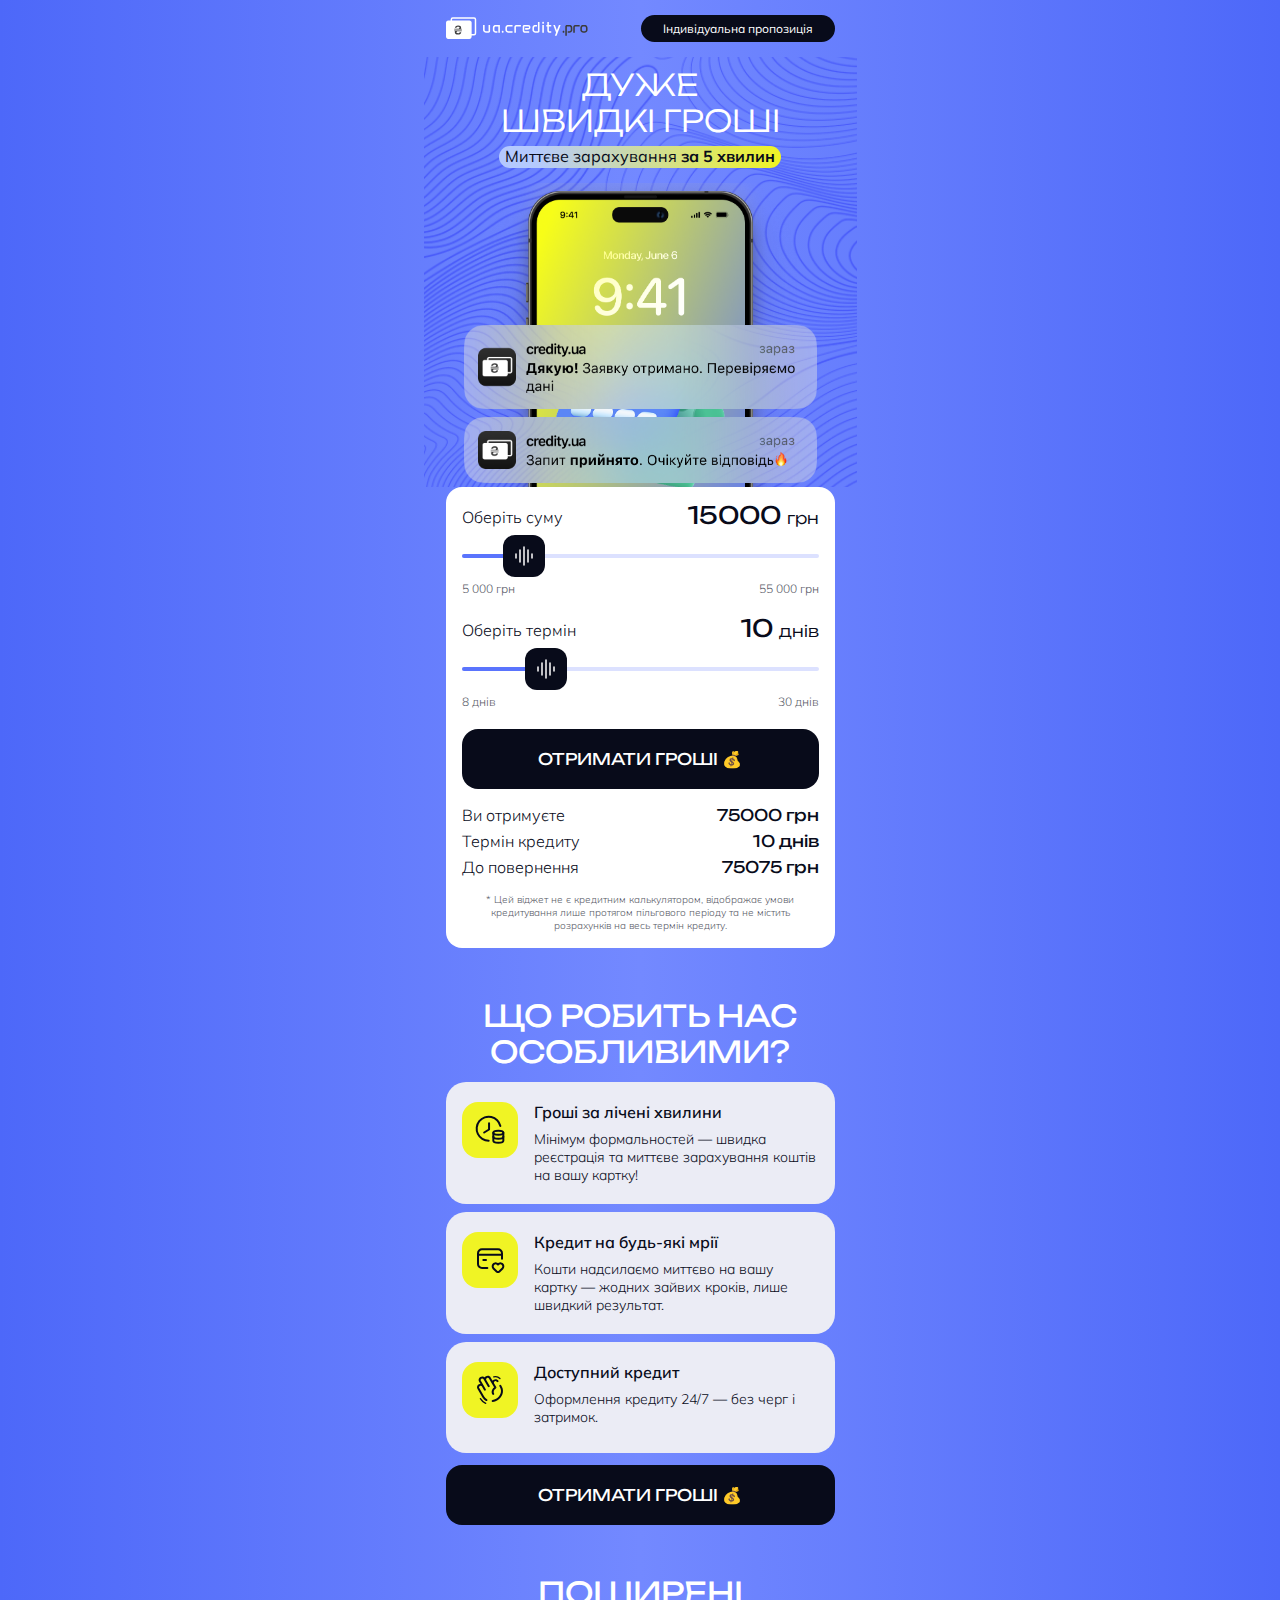
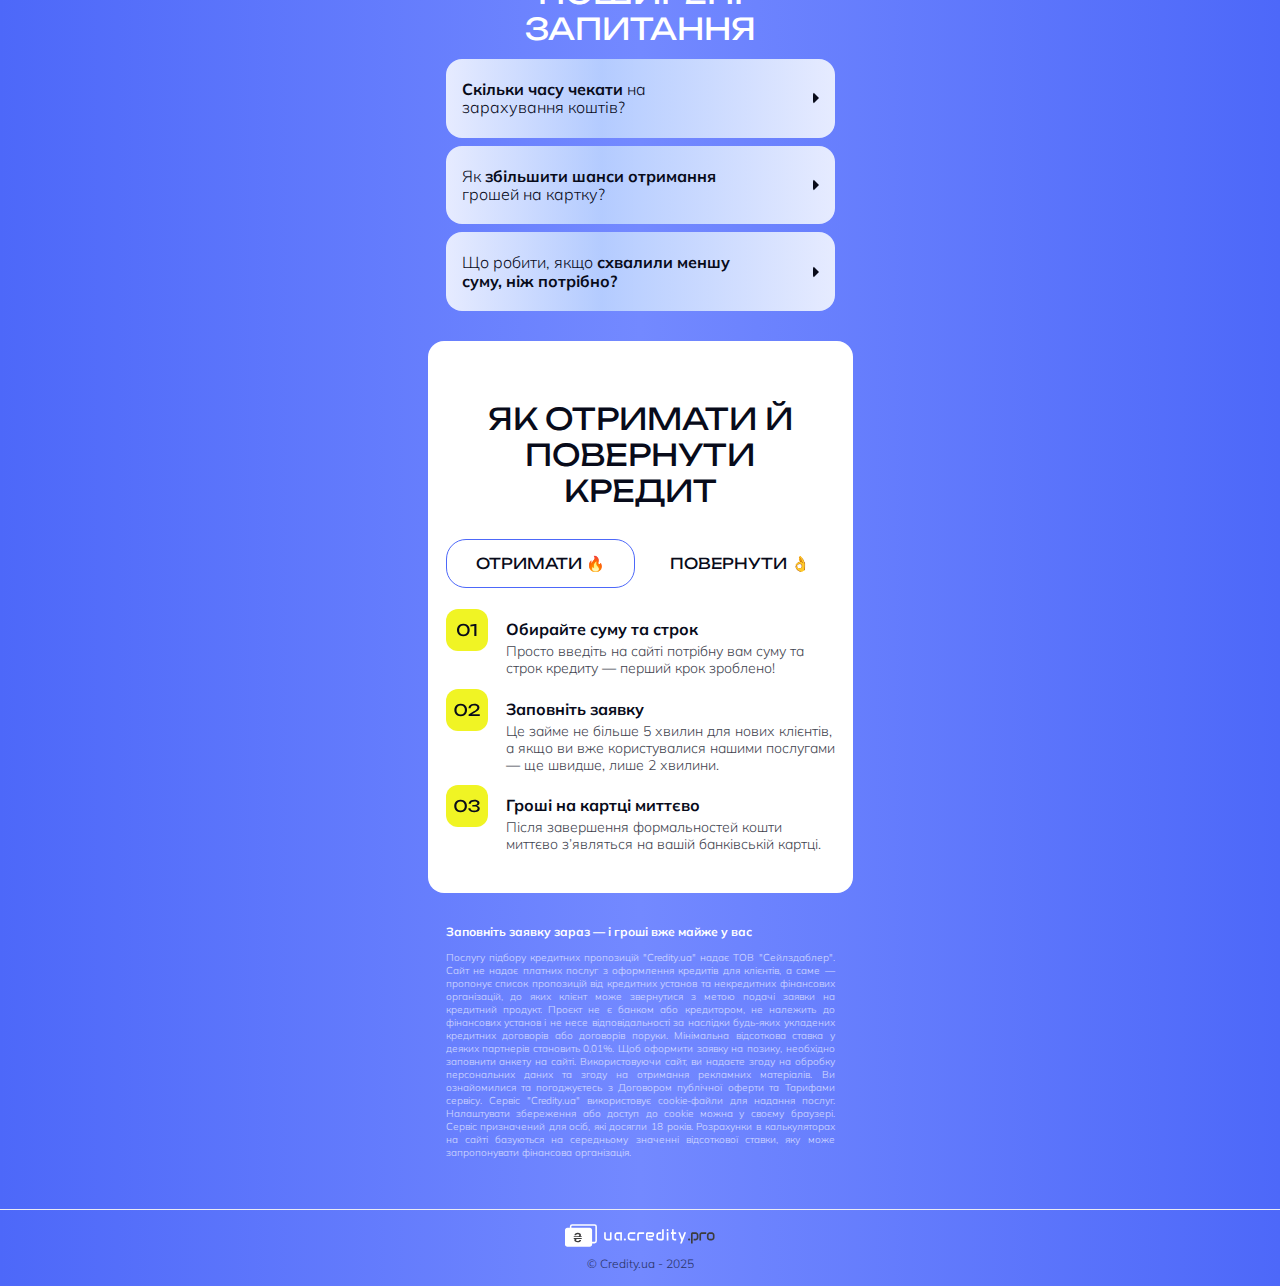
<file: index.html>
<!DOCTYPE html>
<html lang="ru">
    <head>
        <meta charset="utf-8" />
        <meta http-equiv="X-UA-Compatible" content="IE=Edge" />
        <meta
            name="viewport"
            content="width=device-width, initial-scale=1, user-scalable=no"
        />
        <meta name="theme-color" content="#fff" />
        <meta name="format-detection" content="telephone=no" />
        <meta
            name="facebook-domain-verification"
            content="5yalgfhyf7tgmu1xng1u3nuhh8bghh"
        />
        <link rel="shortcut icon" href="images/favicon.png" />

        <title>Credity — онлайн кредит на картку</title>
        <link rel="stylesheet" media="all" href="css/main.css" />
        <link rel="stylesheet" media="all" href="css/g.css" />
        <link rel="stylesheet" media="all" href="css/ion.rangeSlider.css" />
        <link rel="stylesheet" type="text/css" href="css/slick.min.css" />

        <script src="js/jquery-3.5.1.min.js"></script>
        <script src="js/ion.rangeSlider.js"></script>
        <script src="js/jquery.mask.js"></script>
        <script src="js/slick.min.js"></script>
        <script src="js/tracker.js"></script>
        <script src="js/offers.js"></script>

        <!-- TikTok Pixel Code Start -->
        <script>
            !(function (w, d, t) {
                w.TiktokAnalyticsObject = t;
                var ttq = (w[t] = w[t] || []);
                (ttq.methods = [
                    "page",
                    "track",
                    "identify",
                    "instances",
                    "debug",
                    "on",
                    "off",
                    "once",
                    "ready",
                    "alias",
                    "group",
                    "enableCookie",
                    "disableCookie",
                    "holdConsent",
                    "revokeConsent",
                    "grantConsent",
                ]),
                    (ttq.setAndDefer = function (t, e) {
                        t[e] = function () {
                            t.push(
                                [e].concat(
                                    Array.prototype.slice.call(arguments, 0)
                                )
                            );
                        };
                    });
                for (var i = 0; i < ttq.methods.length; i++)
                    ttq.setAndDefer(ttq, ttq.methods[i]);
                (ttq.instance = function (t) {
                    for (
                        var e = ttq._i[t] || [], n = 0;
                        n < ttq.methods.length;
                        n++
                    )
                        ttq.setAndDefer(e, ttq.methods[n]);
                    return e;
                }),
                    (ttq.load = function (e, n) {
                        var r =
                                "https://analytics.tiktok.com/i18n/pixel/events.js",
                            o = n && n.partner;
                        (ttq._i = ttq._i || {}),
                            (ttq._i[e] = []),
                            (ttq._i[e]._u = r),
                            (ttq._t = ttq._t || {}),
                            (ttq._t[e] = +new Date()),
                            (ttq._o = ttq._o || {}),
                            (ttq._o[e] = n || {});
                        n = document.createElement("script");
                        (n.type = "text/javascript"),
                            (n.async = !0),
                            (n.src = r + "?sdkid=" + e + "&lib=" + t);
                        e = document.getElementsByTagName("script")[0];
                        e.parentNode.insertBefore(n, e);
                    });

                ttq.load("D090DIBC77UD5RFHIGN0");
                ttq.page();
            })(window, document, "ttq");
        </script>
        <!-- TikTok Pixel Code End -->
    </head>
    <body>
        <!-- HEADER :: START-->
        <header class="header" id="siteHeader">
            <div class="container">
                <div class="header_wrapper inner-cont">
                    <div class="header_logo">
                        <a
                            style="
                                font-weight: 600;
                                text-decoration: none;
                                color: #fff;
                                font-size: 24px;
                            "
                            href=""
                        >
                            <img src="images/logo.svg" alt="" />
                        </a>
                    </div>
                    <div class="header-button">
                        <button class="first">Індивідуальна пропозиція</button>
                    </div>
                </div>
            </div>
        </header>
        <div class="main" id="mainContent">
            <div id="fp-field" style="display: none"></div>
            <div class="first_page step-page" data-step="1">
                <div class="container">
                    <div class="inner_wrapper inner-cont">
                        <div class="intro">
                            <div class="intro-head">
                                <div class="intro-title">
                                    <div class="main_title">
                                        Дуже <br />швидкі гроші
                                    </div>
                                    <div class="main_subtitle">
                                        Миттєве зарахування
                                        <span>за 5 хвилин</span>
                                    </div>
                                </div>
                                <div class="intro-banner">
                                    <img
                                        class="banner-img"
                                        src="images/banner.png"
                                        alt=""
                                    />
                                </div>
                            </div>
                            <div class="intro-bottom">
                                <div class="slider_wrapper">
                                    <div class="slider-items">
                                        <div class="slider-item summ">
                                            <div class="title money-title">
                                                <span>Оберіть суму</span>
                                                <div class="money-current">
                                                    15000 <span> грн</span>
                                                </div>
                                            </div>
                                            <input
                                                type="text"
                                                id="summ_slider"
                                            />
                                            <div class="labels">
                                                <div class="left-label">
                                                    <span>5 000</span> грн
                                                </div>
                                                <div class="right-label">
                                                    <span>55 000</span> грн
                                                </div>
                                            </div>
                                        </div>
                                        <div class="slider-item days">
                                            <div class="title days-title">
                                                <span>Оберіть термін</span>
                                                <span class="days-current"
                                                    >10 <span> днів</span></span
                                                >
                                            </div>
                                            <input
                                                type="text"
                                                id="days_slider"
                                            />
                                            <div class="labels">
                                                <div class="left-label">
                                                    <span>8</span> днів
                                                </div>
                                                <div class="right-label">
                                                    <span>30</span> днів
                                                </div>
                                            </div>
                                        </div>
                                    </div>
                                    <div class="general_button_wrapper">
                                        <div class="button">
                                            <button class="first button-main">
                                                Отримати гроші 💰
                                            </button>
                                        </div>
                                    </div>
                                    <div class="informations">
                                        <div class="information take">
                                            <div class="title">
                                                Ви отримуєте
                                            </div>
                                            <div class="money">
                                                <span>75000</span> грн
                                            </div>
                                        </div>
                                        <div class="information term">
                                            <div class="title">
                                                Термін кредиту
                                            </div>
                                            <div class="money">
                                                <span>10</span> днів
                                            </div>
                                        </div>
                                        <!-- <div class="information percent">
                                        <div class="title">Відсотки</div>
                                        <div class="money">
                                            <span>50</span> грн
                                        </div>
                                    </div> -->
                                        <div class="information give">
                                            <div class="title">
                                                До повернення
                                            </div>
                                            <div class="money-wrap">
                                                <!-- <div class="money money-sale">
                                                <span>4500</span>
                                            </div> -->
                                                <div class="money money-back">
                                                    <span>75075</span> грн
                                                </div>
                                            </div>
                                        </div>
                                    </div>
                                    <div class="calc-info-text">
                                        * Цей віджет не є кредитним
                                        калькулятором, відображає умови
                                        кредитування лише протягом пільгового
                                        періоду та не містить розрахунків на
                                        весь термін кредиту.
                                    </div>
                                </div>
                            </div>
                        </div>
                        <!-- Feautres -->
                        <div class="features">
                            <div class="section-title">
                                <h1>Що робить нас особливими?</h1>
                            </div>
                            <div class="features-wrap">
                                <img src="images/ico-1.svg" alt="" />
                                <div class="features-text">
                                    <div class="title">
                                        Гроші за лічені хвилини
                                    </div>
                                    <p>
                                        Мінімум формальностей — швидка
                                        реєстрація та миттєве зарахування коштів
                                        на вашу картку!
                                    </p>
                                </div>
                            </div>
                            <div class="features-wrap">
                                <img src="images/ico-2.svg" alt="" />
                                <div class="features-text">
                                    <div class="title">
                                        Кредит на будь-які мрії
                                    </div>
                                    <p>
                                        Кошти надсилаємо миттєво на вашу картку
                                        — жодних зайвих кроків, лише швидкий
                                        результат.
                                    </p>
                                </div>
                            </div>
                            <div class="features-wrap">
                                <img src="images/ico-3.svg" alt="" />
                                <div class="features-text">
                                    <div class="title">Доступний кредит</div>
                                    <p>
                                        Оформлення кредиту 24/7 — без черг і
                                        затримок.
                                    </p>
                                </div>
                            </div>
                            <div class="buttonWrapper">
                                <div class="button">
                                    <button class="first button-main">
                                        Отримати гроші 💰
                                    </button>
                                </div>
                            </div>
                        </div>
                        <!-- Question -->
                        <div class="questions">
                            <div class="section-title">
                                <h1>Поширені запитання</h1>
                            </div>
                            <div class="accordion">
                                <div class="accordion-item">
                                    <div class="accordion-header">
                                        <div class="accordion-title">
                                            <span>Скільки часу чекати</span>
                                            на зарахування коштів?
                                        </div>
                                        <div class="arrow-accord"></div>
                                    </div>
                                    <div class="accordion-content">
                                        <p>
                                            Гроші на вашу картку надійдуть
                                            миттєво після того, як заявку буде
                                            схвалено та підписано договір.
                                        </p>
                                    </div>
                                </div>
                                <div class="accordion-item">
                                    <div class="accordion-header">
                                        <div class="accordion-title">
                                            Як
                                            <span
                                                >збільшити шанси отримання</span
                                            >
                                            грошей на картку?
                                        </div>
                                        <div class="arrow-accord"></div>
                                    </div>
                                    <div class="accordion-content">
                                        <p>
                                            Подавайте заявку без використання
                                            VPN, з номера, якому більше трьох
                                            місяців, і вказуйте тільки правдиву
                                            інформацію про себе.
                                        </p>
                                    </div>
                                </div>
                                <div class="accordion-item">
                                    <div class="accordion-header">
                                        <div class="accordion-title">
                                            Що робити, якщо
                                            <span
                                                >схвалили меншу суму, ніж
                                                потрібно?</span
                                            >
                                        </div>
                                        <div class="arrow-accord"></div>
                                    </div>
                                    <div class="accordion-content">
                                        <p>
                                            Якщо вам схвалили менший кредит, ніж
                                            ви очікували — отримаєте погоджену
                                            суму, а потім подайте додаткові
                                            заявки на нашому сайті до інших
                                            компаній на менші суми, щоб отримати
                                            кілька кредитів одночасно під 0%.
                                        </p>
                                    </div>
                                </div>
                            </div>
                        </div>
                        <!-- Tabs -->
                        <div class="howto">
                            <div class="section-title">
                                <h1>Як отримати й повернути кредит</h1>
                            </div>
                            <div class="tabs-buttons">
                                <div class="tab-button active" data-tab="1">
                                    <span>Отримати 🔥</span>
                                </div>
                                <div class="tab-button" data-tab="2">
                                    <span>Повернути 👌</span>
                                </div>
                            </div>
                            <div class="tabs-content">
                                <div class="tab-item active" data-tab="1">
                                    <div class="tab-item-wrap">
                                        <div class="howto-img">
                                            <img
                                                src="images/howto-1.svg"
                                                alt=""
                                            />
                                        </div>
                                        <div class="howto-group">
                                            <div class="h4">
                                                Обирайте суму та строк
                                            </div>
                                            <p>
                                                Просто введіть на сайті потрібну
                                                вам суму та строк кредиту —
                                                перший крок зроблено!
                                            </p>
                                        </div>
                                    </div>
                                    <div class="tab-item-wrap">
                                        <div class="howto-img">
                                            <img
                                                src="images/howto-2.svg"
                                                alt=""
                                            />
                                        </div>
                                        <div class="howto-group">
                                            <div class="h4">
                                                Заповніть заявку
                                            </div>
                                            <p>
                                                Це займе не більше 5 хвилин для
                                                нових клієнтів, а якщо ви вже
                                                користувалися нашими послугами —
                                                ще швидше, лише 2 хвилини.
                                            </p>
                                        </div>
                                    </div>
                                    <div class="tab-item-wrap">
                                        <div class="howto-img">
                                            <img
                                                src="images/howto-3.svg"
                                                alt=""
                                            />
                                        </div>
                                        <div class="howto-group">
                                            <div class="h4">
                                                Гроші на картці миттєво
                                            </div>
                                            <p>
                                                Після завершення формальностей
                                                кошти миттєво з’являться на
                                                вашій банківській картці.
                                            </p>
                                        </div>
                                    </div>
                                </div>
                                <div class="tab-item" data-tab="2">
                                    <div class="tab-item-wrap">
                                        <div class="howto-img">
                                            <img
                                                src="images/howto-1.svg"
                                                alt=""
                                            />
                                        </div>
                                        <div class="howto-group">
                                            <div class="h4">
                                                У особистому кабінеті
                                            </div>
                                            <p>
                                                Погасіть кредит за допомогою
                                                банківської картки у вашому
                                                особистому кабінеті на нашому
                                                сайті.
                                            </p>
                                        </div>
                                    </div>
                                    <div class="tab-item-wrap">
                                        <div class="howto-img">
                                            <img
                                                src="images/howto-2.svg"
                                                alt=""
                                            />
                                        </div>
                                        <div class="howto-group">
                                            <div class="h4">Через термінал</div>
                                            <p>
                                                Здійсніть платіж через будь-який
                                                термінал.
                                            </p>
                                        </div>
                                    </div>
                                    <div class="tab-item-wrap">
                                        <div class="howto-img">
                                            <img
                                                src="images/howto-3.svg"
                                                alt=""
                                            />
                                        </div>
                                        <div class="howto-group">
                                            <div class="h4">
                                                У мобільному банку
                                            </div>
                                            <p>
                                                Погасіть кредит онлайн через
                                                мобільний застосунок або
                                                інтернет-банкінг.
                                            </p>
                                        </div>
                                    </div>
                                </div>
                            </div>
                        </div>
                    </div>
                </div>
            </div>

            <div
                class="second_page step-page"
                data-step="2"
                style="display: none"
            >
                <div class="container">
                    <div class="inner_wrapper inner-cont">
                        <div class="title_holder">
                            <div class="main_title">
                                Гроші<br />майже у тебе
                            </div>
                            <div class="main_subtitle">
                                Залиш свій номер телефону
                            </div>
                            <p>та отримай цікаві пропозиції</p>
                        </div>
                        <div class="form_wrapper">
                            <div class="phone-wrapper">
                                <div class="label">
                                    Введіть свій номер телефону<span> *</span>
                                </div>
                                <div class="input-wrapper">
                                    <div class="input-flag">
                                        <img
                                            src="images/phone-flag.svg"
                                            alt=""
                                        />
                                    </div>
                                    <input
                                        name="phone"
                                        type="tel"
                                        id="phone-main"
                                    />
                                    <div
                                        class="phone-error"
                                        id="phoneError"
                                    ></div>
                                </div>
                            </div>
                            <div class="general_button_wrapper">
                                <div class="button">
                                    <button class="second button-main">
                                        ПІДТВЕРДИТИ 💰
                                    </button>
                                </div>
                            </div>
                        </div>
                    </div>
                </div>
            </div>

            <div
                class="third_page step-page"
                data-step="3"
                style="display: none"
            >
                <div class="container">
                    <div class="inner_wrapper inner-cont">
                        <div class="title_holder">
                            <div class="main_title">Найкращі пропозиції</div>
                            <div class="main_subtitle">Спеціально для тебе</div>
                        </div>
                        <div class="offers_wrapper" id="offers_list"></div>
                    </div>
                </div>
            </div>

            <div class="container">
                <div class="inner_wrapper inner-cont">
                    <div class="bottom_text">
                        <h3>Заповніть заявку зараз — і гроші вже майже у вас</h3>
                        <p>
                            Послугу підбору кредитних пропозицій "Credity.ua" надає ТОВ "Сейлздаблер".
                            Сайт не надає платних послуг з оформлення кредитів для клієнтів, а саме — пропонує список
                            пропозицій від кредитних установ та некредитних фінансових організацій, до яких клієнт може
                            звернутися з метою подачі заявки на кредитний продукт. Проєкт не є банком або кредитором,
                            не належить до фінансових установ і не несе відповідальності за наслідки будь-яких укладених
                            кредитних договорів або договорів поруки.
                            Мінімальна відсоткова ставка у деяких партнерів становить 0,01%.
                            Щоб оформити заявку на позику, необхідно заповнити анкету на сайті.
                            Використовуючи сайт, ви надаєте згоду на обробку персональних даних та згоду на отримання рекламних матеріалів.
                            Ви ознайомилися та погоджуєтесь з Договором публічної оферти та Тарифами сервісу.
                            Сервіс "Credity.ua" використовує cookie-файли для надання послуг.
                            Налаштувати збереження або доступ до cookie можна у своєму браузері.
                            Сервіс призначений для осіб, які досягли 18 років.
                            Розрахунки в калькуляторах на сайті базуються на середньому значенні відсоткової ставки,
                            яку може запропонувати фінансова організація.
                        </p>
                    </div>
                    
                </div>
            </div>
        </div>

        <footer class="footer" id="siteFooter">
            <div class="container">
                <div class="footer_wrapper inner-cont">
                    <div class="footer_logo">
                        <a href="/">
                            <img src="images/logo.svg" alt="" />
                        </a>
                    </div>
                    <div class="copy">
                        <span>© Credity.ua - 2025</span>
                    </div>
                </div>
            </div>
        </footer>

        <script src="js/main.js"></script>
        <script>
            $(function () {
                function changeOriginalEvent(state) {
                    console.log("changeOriginalEvent");
                    if (!state || state.step === 0) {
                        return false;
                    } else {
                        let steps = $(".step-page");
                        steps
                            .hide()
                            .filter($(steps[state.step - 1]))
                            .show();
                    }
                }

                let pathName = window.location.search;
                window.history.pushState({ step: 1 }, "step1", "/" + pathName);

                $(window).on("popstate", (e) => {
                    changeOriginalEvent(e.originalEvent.state);
                });

                (function (original) {
                    history.pushState = function (state) {
                        changeOriginalEvent(state);
                        return original.apply(this, arguments);
                    };
                })(history.pushState);

                $("button.first").on("click", () => {
                    keitaroConvertion("calculation");
                    window.history.pushState(
                        { step: 3 },
                        "step3",
                        "/" + pathName
                    );
                });

                $("#phone-main").keyup(function () {
                    let phone_length = $("input#phone-main").val().length;
                    // console.log(phone_length);
                    if (phone_length == 18) {
                        $("button.second").css("opacity", "1");
                    } else {
                        $("button.second").css("opacity", ".5");
                    }
                });

                $("button.second").click(function (e) {
                    let phone_length = $("input#phone-main").val().length;
                    var phone = $("input#phone-main").val();
                    phone = phone.substring(1);
                    phone = phone.replace(/\s+/g, "");
                    // var dataString = 'name=name&utm_campaign=&utm_content=&utm_term=' + '&phone=' + phone;

                    if (phone_length == 18) {
                        $(window).scrollTop(0);
                        window.history.pushState(
                            { step: 3 },
                            "step3",
                            "/" + pathName
                        );

                        // $.ajax({
                        //     type: "POST",
                        //     url: "/savephone",
                        //     data: {
                        //         phone: phone,
                        //         fp: window.fpData ? window.fpData.uniq_code : null,
                        //     },

                        //     // {"uniq_code":"mCTc8KYjyPbi3fEe","mf_keys":["creditpluskz","credit365kz","zaimerkz","onecreditkz","Finlite"],"scores":{"bitcapital":1,"slon":2,"egroshi":3,"miloan":4,"selfiecredit":5,"tvoyapozika":6,"creditkasa":7,"pango":8,"mycredit":9,"credit365kz":10,"avans":11,"creditbarkz":12,"credit7":13,"finsfera":14,"suncredit":15,"firstcredit":16,"creditpluskz":17,"onecreditkz":18,"microcash":19,"top1money":20,"starfin":21,"limon":22,"zaimerkz":23,"tengo":24,"Finlite":25,"loanplus":26,"sgroshi":27,"acreditkz":28,"trebacredit":29,"excashkz":30,"moneymankz":31,"monto":32,"lovilave":33,"lehko":34,"slotoking":35,"pinup":36,"cosmolot":37,"vulkan":38,"favbet":39,"creditnice":40,"first":41,"champion":42,"supergra":43,"slotscity":44,"slotcity":45,"money4you":46,"clickcredit":47,"credisend":48,"moneyveo":49,"timezaimkz":50,"altyncoin":51,"qanatkz":52,"turbomoneykz":53,"creditpuls":54,"nextcredit":55,"havakz":56,"dengiclickkz":57,"kokekz":58,"tengokz":59,"zaimivsemkz":60,"robocash":61,"kekekz":62,"zaimyvsemkz":63,"creditop":64,"kvikukz":65,"soscredit":66,"avira":67,"cly":68,"finbar":69,"neocreditkz":70,"pangroshi":71,"tengeda":72,"zaimyvsem":73,"gozaym":74,"easycash":75,"creditos\n\nusoseda\n\nnicecredit":76,"usoseda":77,"nicecredit":78,"microcredit":79,"mrgrivnik":80,"gmoney":81,"neozaym":82,"blomi":83,"easycashua":84,"joytenge":85,"finbert":86,"aksha":87,"prosto":88,"smartiway":89,"crypsee":90,"credos":91,"solva":92,"turbogroshi":93,"procent":94,"forzaem":95,"minicredit":96,"clickmoney":97,"creditor":98,"kashtan":99,"finab":100,"bizpozyka":101,"navse":102,"alexcredit":103,"amigo":104,"finscanner":105,"superium":106,"findom":107,"ecommoney":108,"ccloankz":109,"ecomkz":110,"tengebaikz":111,"icreditkz":112,"kachay":113,"creditplus":114}}

                        //     success: function(res) {
                        //         const fData = JSON.parse(res);
                        //         if (Object.keys(fData).length !== 0) {
                        //             handleFp(fData);
                        //         }
                        //         $(window).scrollTop(0);
                        //         window.history.pushState({step: 3}, "step3", "/" + pathName);
                        //     }
                        // });
                    }
                    return false;
                });
            });
        </script>

        <script src="js/view_stat.js" source="credity.kz"></script>
        <script>
            function prehandleFp(fData) {
                // console.log(fData);
                window.fpData = fData;
                getOffers();
            }
            function handleFp(fData) {
                // console.log(fData);
                window.fpData = fData;
                getOffers();
            }

            function getOffers() {
                return;

                // let xhr = new XMLHttpRequest();
                // xhr.open("GET", "offers.html");

                // // xhr.setRequestHeader("Accept", "application/json");
                // // xhr.setRequestHeader("Content-Type", "application/json");

                // xhr.onreadystatechange = function () {
                //     if (xhr.readyState === 4) {
                //         document.querySelector('.offers_wrapper').innerHTML = xhr.responseText;
                //         addStat('.offer');
                //     }};

                // xhr.send(JSON.stringify({
                //     'fp': window.fpData ? window.fpData.uniq_code : null,
                //     'mf_keys': window.fpData ? window.fpData.mf_keys : [],
                //     'scores': window.fpData ? window.fpData.scores : [],
                //     'tid1': '',
                //     'tid2': '',
                // }));
            }

            let isFpTimeouted = false;
            async function goUrl(obj, mfKey) {
                keitaroLead();

                ttq.track("AddToCart", {
                    content_name: mfKey,
                });

                ttq.track("ClickButton", {
                    content_name: mfKey,
                });

                return false;
                // if (!isFpTimeouted) {
                //     let waitTime = 0;
                //     while (!window.fpData || !window.fpData.uniq_code) {
                //         if (waitTime > 2000) {
                //             isFpTimeouted = true;
                //             break;
                //         }
                //         await new Promise(res => setTimeout(res, 200));
                //         waitTime += 200;
                //     }
                // }
                // let goUrl = obj.getAttribute("href")

                // let xhr = new XMLHttpRequest();
                // xhr.open("POST", "/add_clicks_stat");

                // xhr.setRequestHeader("Accept", "application/json");
                // xhr.setRequestHeader("Content-Type", "application/json");

                // let windowReference = window.open();
                // xhr.onreadystatechange = function () {
                //     if (xhr.readyState === 4) {
                //         console.log(xhr.responseText);
                //         goUrl = goUrl + '&tid5=' + xhr.responseText;
                //         console.log(goUrl);

                //         windowReference.location = goUrl;
                //     }};

                // xhr.send(JSON.stringify({
                //     'fp': window.fpData ? window.fpData.uniq_code : null,
                //     'mf_key': mfKey,
                // }));
            }

            function getFp(fp) {
                let xhr = new XMLHttpRequest();
                xhr.open("POST", "/get_fp");

                xhr.setRequestHeader("Accept", "application/json");
                xhr.setRequestHeader("Content-Type", "application/json");

                xhr.onreadystatechange = function () {
                    if (xhr.readyState === 4) {
                        handleFp(JSON.parse(xhr.responseText));
                    }
                };

                xhr.send(
                    JSON.stringify({
                        fp: fp,
                    })
                );
            }
        </script>

        <script>
            getOffers();
        </script>
        <script src="js/generate.js" source="ua.credy.pro" async=""></script>

        <!-- Keitaro tracking script -->
        <script type="application/javascript">
            const camp_id = getQueryParam("camp_id", false);
            if (!window.KTracking) {
                window.KTracking = {
                    collectNonUniqueClicks: false,
                    multiDomain: false,
                    R_PATH: "https://ktr.credy.pro/" + camp_id,
                    P_PATH: "https://ktr.credy.pro/1e9341e/postback",
                    listeners: [],
                    reportConversion: function () {
                        this.queued = arguments;
                    },
                    getSubId: function (fn) {
                        this.listeners.push(fn);
                    },
                    ready: function (fn) {
                        this.listeners.push(fn);
                    },
                };
            }
            (function () {
                var a = document.createElement("script");
                a.type = "application/javascript";
                a.async = true;
                a.src = "https://ktr.credy.pro/js/k.min.js";
                var s = document.getElementsByTagName("script")[0];
                s.parentNode.insertBefore(a, s);
            })();
        </script>
        <noscript
            ><img height="0" width="0" alt="" src="https://ktr.credy.pro"
        /></noscript>
        <!-- END Keitaro tracking script -->
    </body>
</html>
</file>
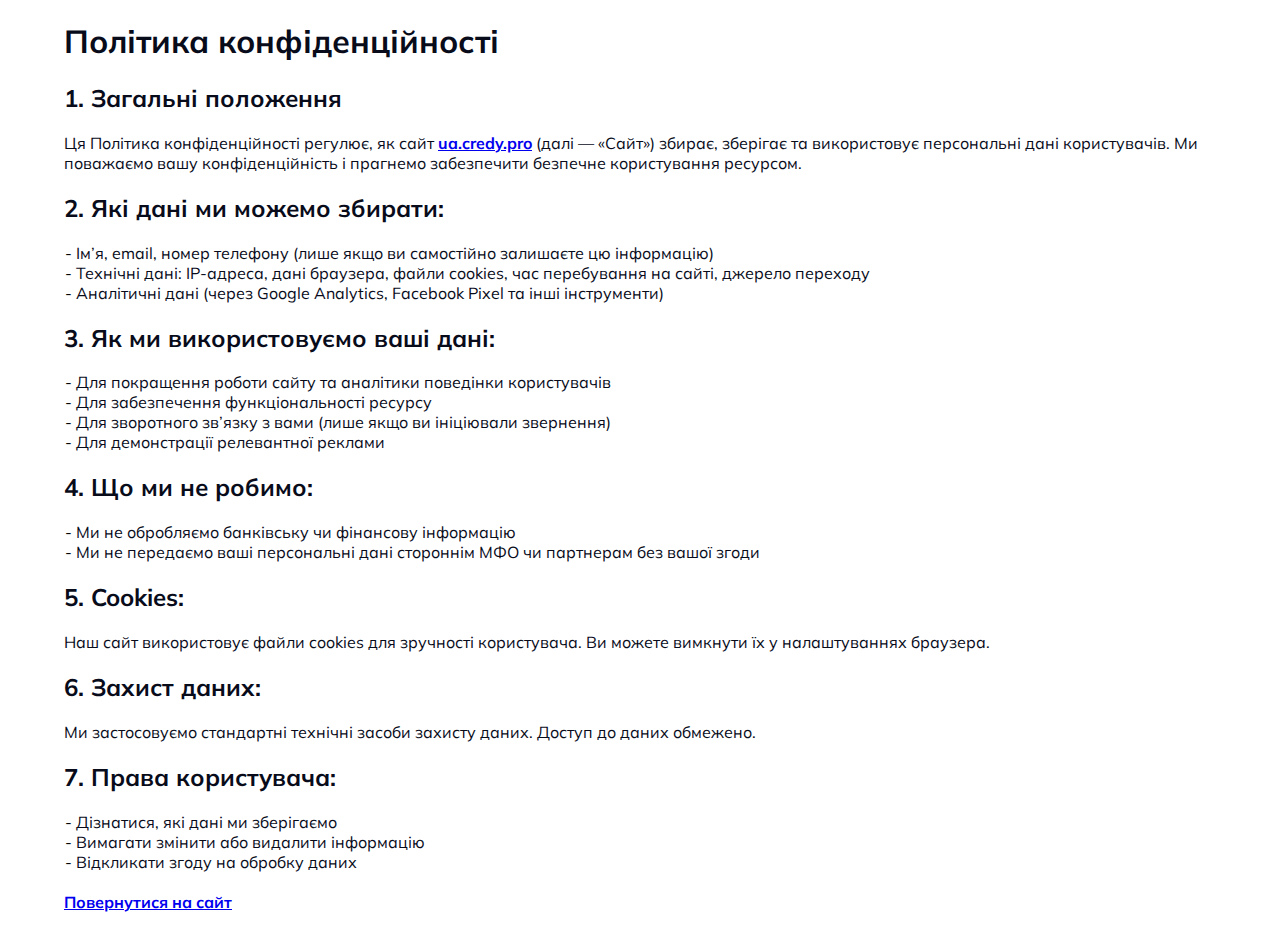
<file: privacy-policy/index.html>
<!DOCTYPE html>
<html lang="en">
  <head>
    <meta charset="UTF-8" />
    <meta name="viewport" content="width=device-width, initial-scale=1.0" />
    <link rel="shortcut icon" href="images/favicon.png" />
    <title>
      Політика конфіденційності ua.credy.pro — онлайн-кредит на картку
    </title>

    <link rel="stylesheet" media="all" href="../css/main.css" />
    <link rel="stylesheet" href="css/style.css" />
  </head>
  <body>
    <main>
      <h1>Політика конфіденційності</h1>

      <h2>1. Загальні положення</h2>
      <p>
        Ця Політика конфіденційності регулює, як сайт
        <strong><a href="../index.html">ua.credy.pro</a></strong> (далі —
        «Сайт») збирає, зберігає та використовує персональні дані користувачів.
        Ми поважаємо вашу конфіденційність і прагнемо забезпечити безпечне
        користування ресурсом.
      </p>

      <h2>2. Які дані ми можемо збирати:</h2>
      <ul>
        <li>
          Ім’я, email, номер телефону (лише якщо ви самостійно залишаєте цю
          інформацію)
        </li>
        <li>
          Технічні дані: IP-адреса, дані браузера, файли cookies, час
          перебування на сайті, джерело переходу
        </li>
        <li>
          Аналітичні дані (через Google Analytics, Facebook Pixel та інші
          інструменти)
        </li>
      </ul>

      <h2>3. Як ми використовуємо ваші дані:</h2>
      <ul>
        <li>Для покращення роботи сайту та аналітики поведінки користувачів</li>
        <li>Для забезпечення функціональності ресурсу</li>
        <li>
          Для зворотного зв’язку з вами (лише якщо ви ініціювали звернення)
        </li>
        <li>Для демонстрації релевантної реклами</li>
      </ul>

      <h2>4. Що ми не робимо:</h2>
      <ul>
        <li>Ми не обробляємо банківську чи фінансову інформацію</li>
        <li>
          Ми не передаємо ваші персональні дані стороннім МФО чи партнерам без
          вашої згоди
        </li>
      </ul>

      <h2>5. Cookies:</h2>
      <p>
        Наш сайт використовує файли cookies для зручності користувача. Ви можете
        вимкнути їх у налаштуваннях браузера.
      </p>

      <h2>6. Захист даних:</h2>
      <p>
        Ми застосовуємо стандартні технічні засоби захисту даних. Доступ до
        даних обмежено.
      </p>

      <h2>7. Права користувача:</h2>
      <ul>
        <li>Дізнатися, які дані ми зберігаємо</li>
        <li>Вимагати змінити або видалити інформацію</li>
        <li>Відкликати згоду на обробку даних</li>
      </ul>

      <a class="back" href="javascript:window.location=document.referrer;"
        ><strong>Повернутися на сайт</strong></a
      >
    </main>
  </body>
</html>
</file>
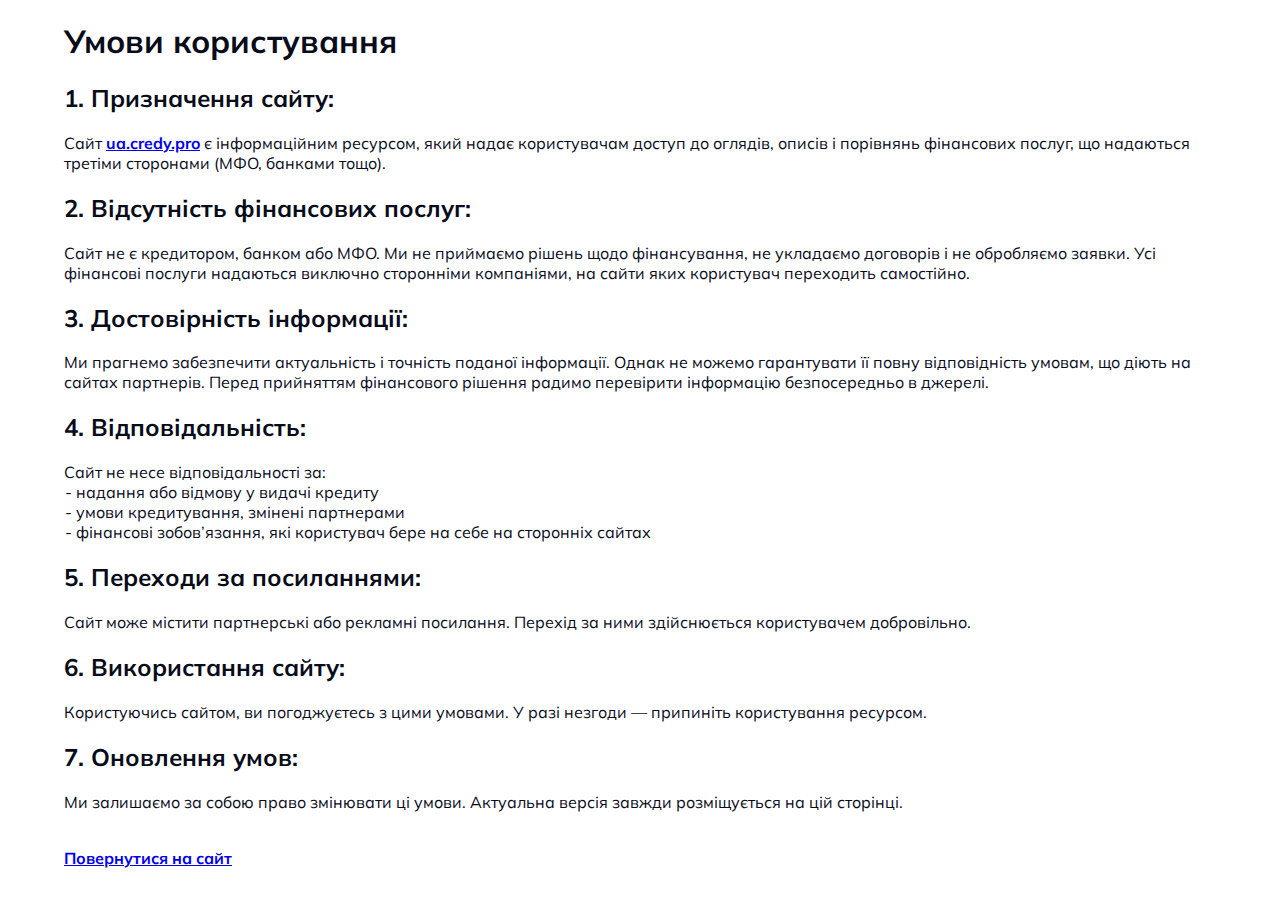
<file: terms-of-use/index.html>
<!DOCTYPE html>
<html lang="en">
  <head>
    <meta charset="UTF-8" />
    <meta name="viewport" content="width=device-width, initial-scale=1.0" />
    <link rel="shortcut icon" href="images/favicon.png" />
    <title>Умови користування ua.credy.pro — онлайн-кредит на картку</title>

    <link rel="stylesheet" media="all" href="../css/main.css" />
    <link rel="stylesheet" href="css/style.css" />
  </head>
  <body>
    <main>
      <h1>Умови користування</h1>

      <h2>1. Призначення сайту:</h2>
      <p>
        Сайт <strong><a href="../index.html">ua.credy.pro</a></strong> є
        інформаційним ресурсом, який надає користувачам доступ до оглядів,
        описів і порівнянь фінансових послуг, що надаються третіми сторонами
        (МФО, банками тощо).
      </p>

      <h2>2. Відсутність фінансових послуг:</h2>
      <p>
        Сайт не є кредитором, банком або МФО. Ми не приймаємо рішень щодо
        фінансування, не укладаємо договорів і не обробляємо заявки. Усі
        фінансові послуги надаються виключно сторонніми компаніями, на сайти
        яких користувач переходить самостійно.
      </p>

      <h2>3. Достовірність інформації:</h2>
      <p>
        Ми прагнемо забезпечити актуальність і точність поданої інформації.
        Однак не можемо гарантувати її повну відповідність умовам, що діють на
        сайтах партнерів. Перед прийняттям фінансового рішення радимо перевірити
        інформацію безпосередньо в джерелі.
      </p>

      <h2>4. Відповідальність:</h2>
      <p style="margin-bottom: 0">Сайт не несе відповідальності за:</p>
      <ul>
        <li>надання або відмову у видачі кредиту</li>
        <li>умови кредитування, змінені партнерами</li>
        <li>
          фінансові зобов’язання, які користувач бере на себе на сторонніх
          сайтах
        </li>
      </ul>

      <h2>5. Переходи за посиланнями:</h2>
      <p>
        Сайт може містити партнерські або рекламні посилання. Перехід за ними
        здійснюється користувачем добровільно.
      </p>

      <h2>6. Використання сайту:</h2>
      <p>
        Користуючись сайтом, ви погоджуєтесь з цими умовами. У разі незгоди —
        припиніть користування ресурсом.
      </p>

      <h2>7. Оновлення умов:</h2>
      <p>
        Ми залишаємо за собою право змінювати ці умови. Актуальна версія завжди
        розміщується на цій сторінці.
      </p>

      <a class="back" href="javascript:window.location=document.referrer;"
        ><strong>Повернутися на сайт</strong></a
      >
    </main>
  </body>
</html>
</file>
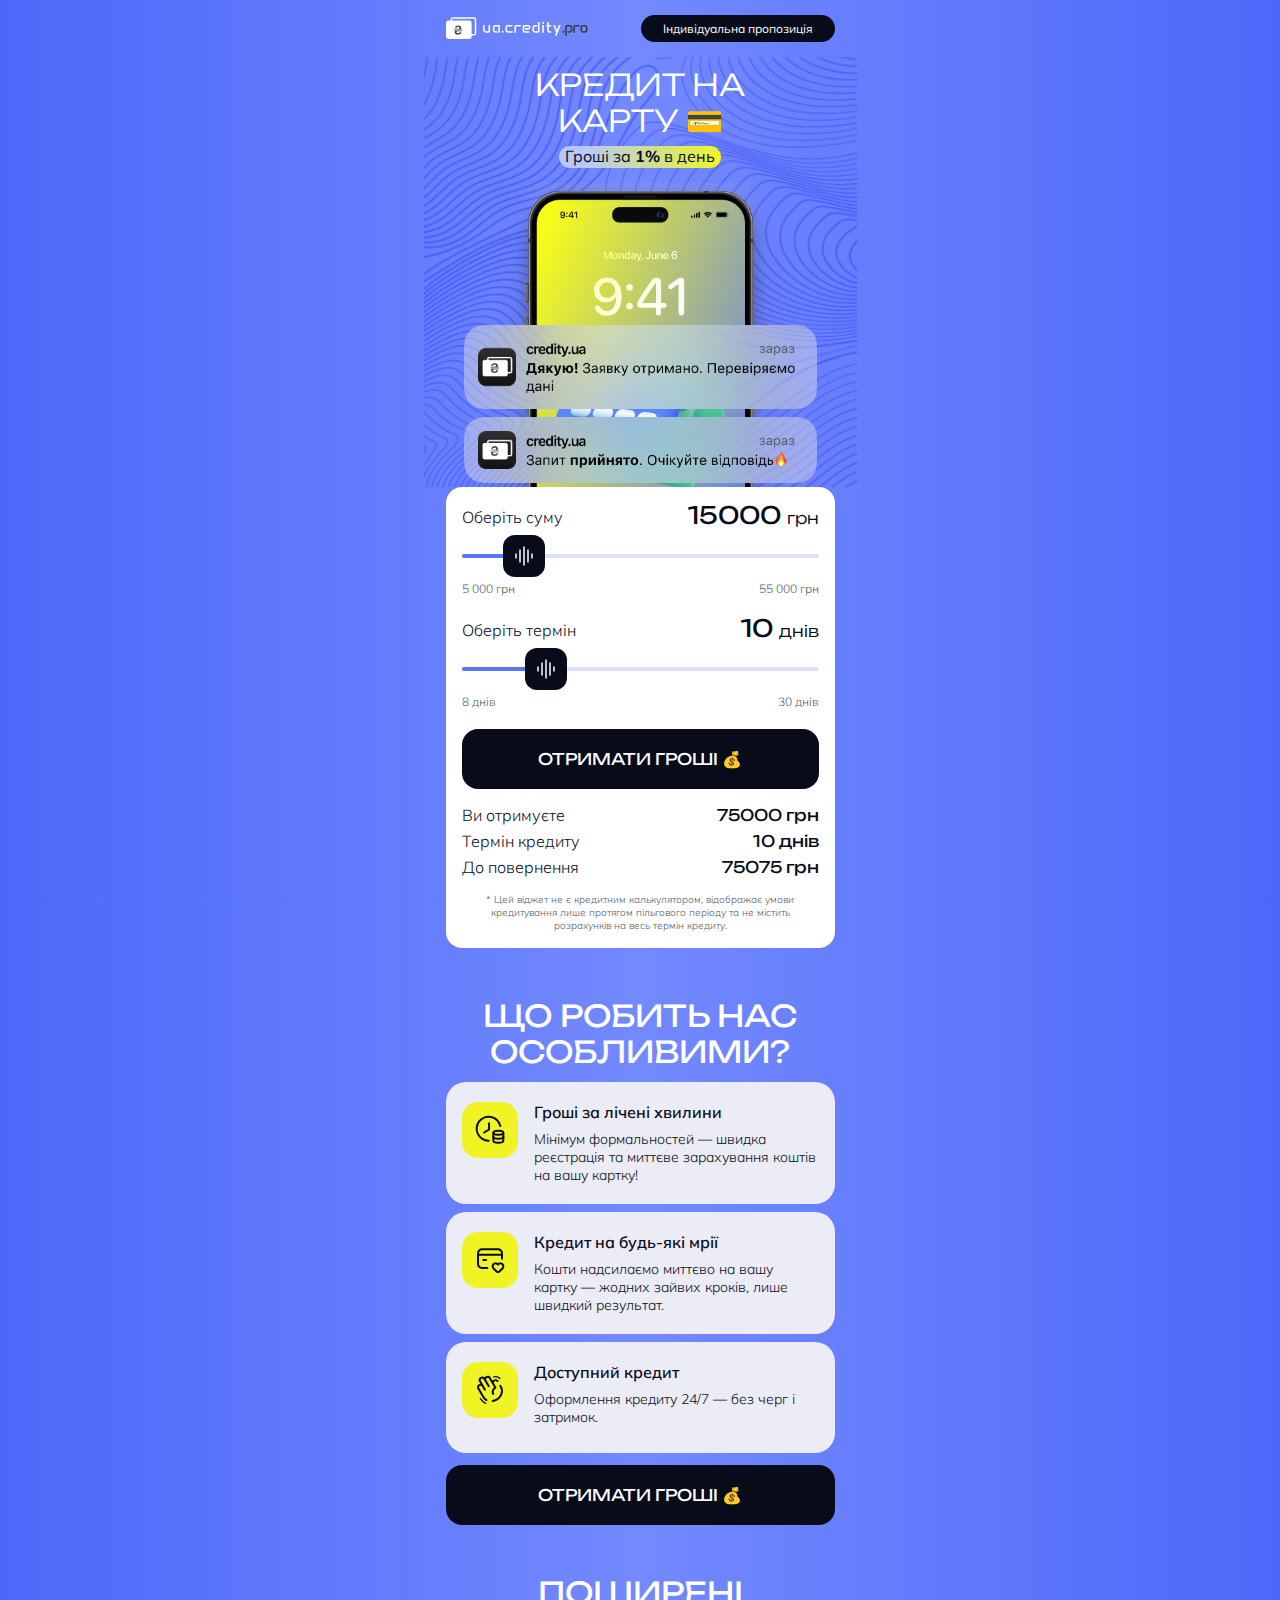
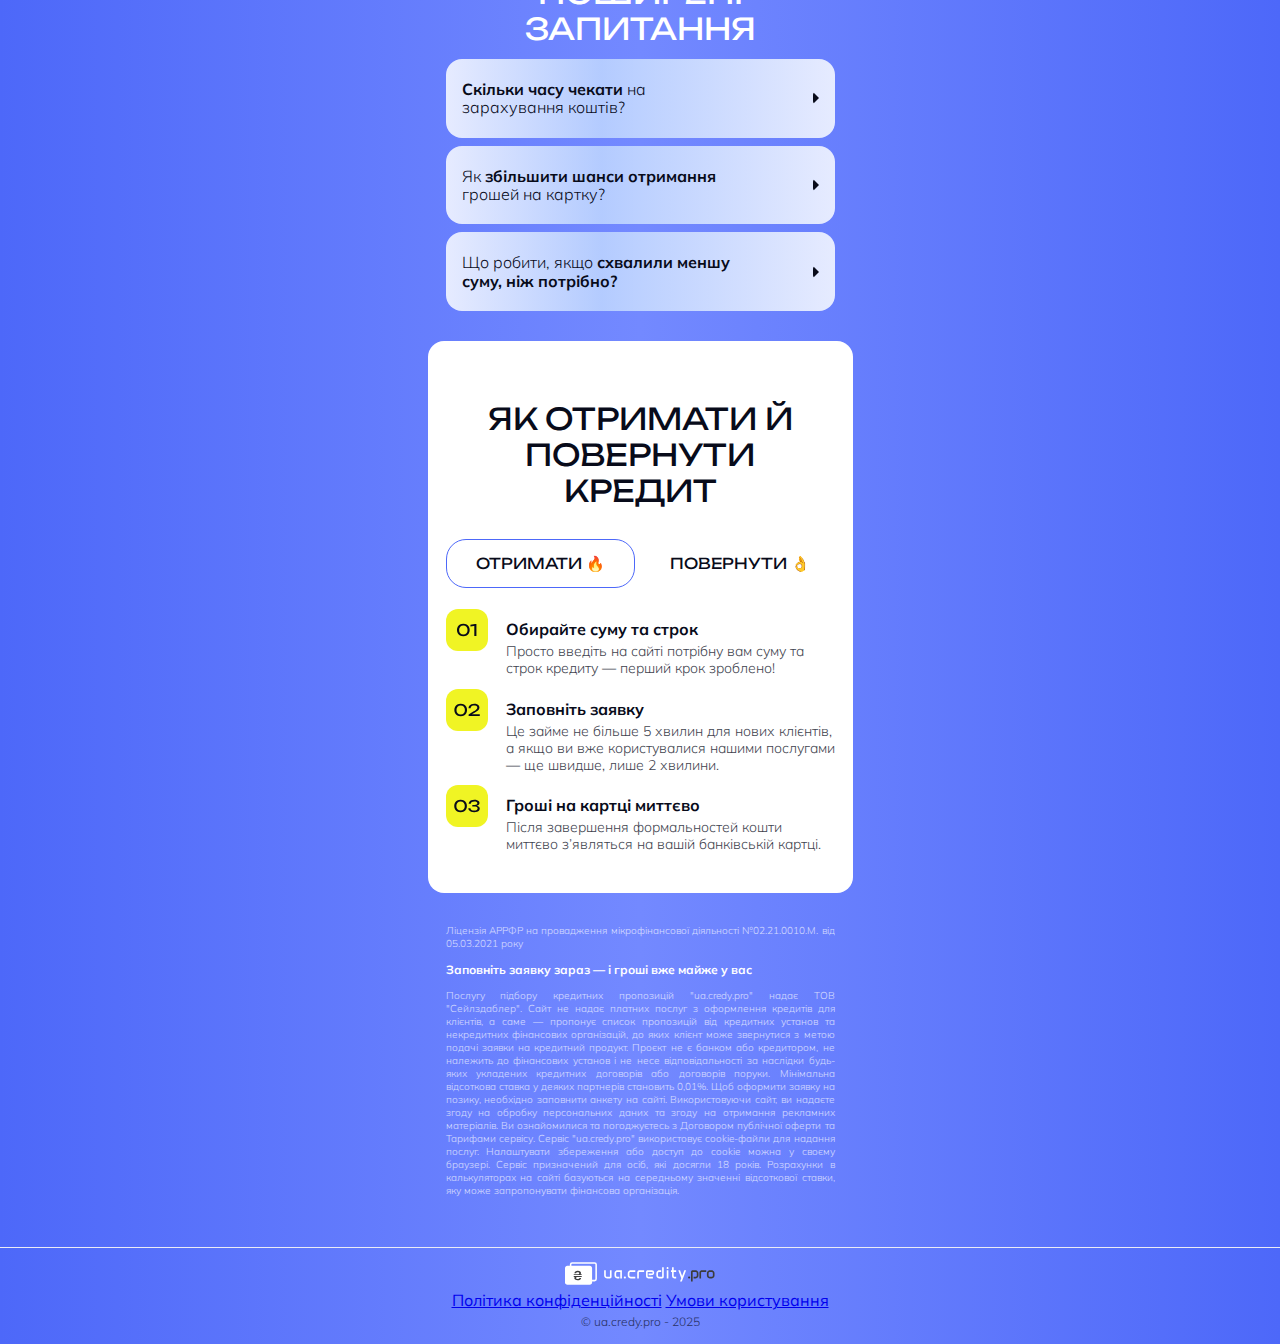
<file: index-a.html>
<!DOCTYPE html>
<html lang="ru">
    <head>
        <meta charset="utf-8" />
        <meta http-equiv="X-UA-Compatible" content="IE=Edge" />
        <meta
            name="viewport"
            content="width=device-width, initial-scale=1, user-scalable=no"
        />
        <meta name="theme-color" content="#fff" />
        <meta name="format-detection" content="telephone=no" />
        <meta
            name="facebook-domain-verification"
            content="5yalgfhyf7tgmu1xng1u3nuhh8bghh"
        />
        <link rel="shortcut icon" href="images/favicon.png" />

        <title>ua.credy.pro — онлайн кредит на картку</title>
        <link rel="stylesheet" media="all" href="css/main.css" />
        <link rel="stylesheet" media="all" href="css/g.css" />
        <link rel="stylesheet" media="all" href="css/ion.rangeSlider.css" />
        <link rel="stylesheet" type="text/css" href="css/slick.min.css" />

        <script src="js/jquery-3.5.1.min.js"></script>
        <script src="js/ion.rangeSlider.js"></script>
        <script src="js/jquery.mask.js"></script>
        <script src="js/slick.min.js"></script>
        <script src="js/tracker.js"></script>
        <script src="js/offers-a.js"></script>

        <!-- TikTok Pixel Code Start -->
        <script>
            !(function (w, d, t) {
                w.TiktokAnalyticsObject = t;
                var ttq = (w[t] = w[t] || []);
                (ttq.methods = [
                    "page",
                    "track",
                    "identify",
                    "instances",
                    "debug",
                    "on",
                    "off",
                    "once",
                    "ready",
                    "alias",
                    "group",
                    "enableCookie",
                    "disableCookie",
                    "holdConsent",
                    "revokeConsent",
                    "grantConsent",
                ]),
                    (ttq.setAndDefer = function (t, e) {
                        t[e] = function () {
                            t.push(
                                [e].concat(
                                    Array.prototype.slice.call(arguments, 0)
                                )
                            );
                        };
                    });
                for (var i = 0; i < ttq.methods.length; i++)
                    ttq.setAndDefer(ttq, ttq.methods[i]);
                (ttq.instance = function (t) {
                    for (
                        var e = ttq._i[t] || [], n = 0;
                        n < ttq.methods.length;
                        n++
                    )
                        ttq.setAndDefer(e, ttq.methods[n]);
                    return e;
                }),
                    (ttq.load = function (e, n) {
                        var r =
                                "https://analytics.tiktok.com/i18n/pixel/events.js",
                            o = n && n.partner;
                        (ttq._i = ttq._i || {}),
                            (ttq._i[e] = []),
                            (ttq._i[e]._u = r),
                            (ttq._t = ttq._t || {}),
                            (ttq._t[e] = +new Date()),
                            (ttq._o = ttq._o || {}),
                            (ttq._o[e] = n || {});
                        n = document.createElement("script");
                        (n.type = "text/javascript"),
                            (n.async = !0),
                            (n.src = r + "?sdkid=" + e + "&lib=" + t);
                        e = document.getElementsByTagName("script")[0];
                        e.parentNode.insertBefore(n, e);
                    });

                ttq.load("D090DIBC77UD5RFHIGN0");
                ttq.page();
            })(window, document, "ttq");
        </script>
        <!-- TikTok Pixel Code End -->
    </head>
    <body>
        <!-- HEADER :: START-->
        <header class="header" id="siteHeader">
            <div class="container">
                <div class="header_wrapper inner-cont">
                    <div class="header_logo">
                        <a
                            style="
                                font-weight: 600;
                                text-decoration: none;
                                color: #fff;
                                font-size: 24px;
                            "
                            href=""
                        >
                            <img src="images/logo.svg" alt="" />
                        </a>
                    </div>
                    <div class="header-button">
                        <button class="first">Індивідуальна пропозиція</button>
                    </div>
                </div>
            </div>
        </header>
        <div class="main" id="mainContent">
            <div id="fp-field" style="display: none"></div>
            <div class="first_page step-page" data-step="1">
                <div class="container">
                    <div class="inner_wrapper inner-cont">
                        <div class="intro">
                            <div class="intro-head">
                                <div class="intro-title">
                                    <div class="main_title">
                                        Кредит на<br />карту 💳
                                    </div>
                                    <div class="main_subtitle">
                                        Гроші за 
                                        <span>1%</span> в день
                                    </div>
                                </div>
                                <div class="intro-banner">
                                    <img
                                        class="banner-img"
                                        src="images/banner.png"
                                        alt=""
                                    />
                                </div>
                            </div>
                            <div class="intro-bottom">
                                <div class="slider_wrapper">
                                    <div class="slider-items">
                                        <div class="slider-item summ">
                                            <div class="title money-title">
                                                <span>Оберіть суму</span>
                                                <div class="money-current">
                                                    15000 <span> грн</span>
                                                </div>
                                            </div>
                                            <input
                                                type="text"
                                                id="summ_slider"
                                            />
                                            <div class="labels">
                                                <div class="left-label">
                                                    <span>5 000</span> грн
                                                </div>
                                                <div class="right-label">
                                                    <span>55 000</span> грн
                                                </div>
                                            </div>
                                        </div>
                                        <div class="slider-item days">
                                            <div class="title days-title">
                                                <span>Оберіть термін</span>
                                                <span class="days-current"
                                                    >10 <span> днів</span></span
                                                >
                                            </div>
                                            <input
                                                type="text"
                                                id="days_slider"
                                            />
                                            <div class="labels">
                                                <div class="left-label">
                                                    <span>8</span> днів
                                                </div>
                                                <div class="right-label">
                                                    <span>30</span> днів
                                                </div>
                                            </div>
                                        </div>
                                    </div>
                                    <div class="general_button_wrapper">
                                        <div class="button">
                                            <button class="first button-main">
                                                Отримати гроші 💰
                                            </button>
                                        </div>
                                    </div>
                                    <div class="informations">
                                        <div class="information take">
                                            <div class="title">
                                                Ви отримуєте
                                            </div>
                                            <div class="money">
                                                <span>75000</span> грн
                                            </div>
                                        </div>
                                        <div class="information term">
                                            <div class="title">
                                                Термін кредиту
                                            </div>
                                            <div class="money">
                                                <span>10</span> днів
                                            </div>
                                        </div>
                                        <!-- <div class="information percent">
                                        <div class="title">Відсотки</div>
                                        <div class="money">
                                            <span>50</span> грн
                                        </div>
                                    </div> -->
                                        <div class="information give">
                                            <div class="title">
                                                До повернення
                                            </div>
                                            <div class="money-wrap">
                                                <!-- <div class="money money-sale">
                                                <span>4500</span>
                                            </div> -->
                                                <div class="money money-back">
                                                    <span>75075</span> грн
                                                </div>
                                            </div>
                                        </div>
                                    </div>
                                    <div class="calc-info-text">
                                        * Цей віджет не є кредитним
                                        калькулятором, відображає умови
                                        кредитування лише протягом пільгового
                                        періоду та не містить розрахунків на
                                        весь термін кредиту.
                                    </div>
                                </div>
                            </div>
                        </div>
                        <!-- Feautres -->
                        <div class="features">
                            <div class="section-title">
                                <h1>Що робить нас особливими?</h1>
                            </div>
                            <div class="features-wrap">
                                <img src="images/ico-1.svg" alt="" />
                                <div class="features-text">
                                    <div class="title">
                                        Гроші за лічені хвилини
                                    </div>
                                    <p>
                                        Мінімум формальностей — швидка
                                        реєстрація та миттєве зарахування коштів
                                        на вашу картку!
                                    </p>
                                </div>
                            </div>
                            <div class="features-wrap">
                                <img src="images/ico-2.svg" alt="" />
                                <div class="features-text">
                                    <div class="title">
                                        Кредит на будь-які мрії
                                    </div>
                                    <p>
                                        Кошти надсилаємо миттєво на вашу картку
                                        — жодних зайвих кроків, лише швидкий
                                        результат.
                                    </p>
                                </div>
                            </div>
                            <div class="features-wrap">
                                <img src="images/ico-3.svg" alt="" />
                                <div class="features-text">
                                    <div class="title">Доступний кредит</div>
                                    <p>
                                        Оформлення кредиту 24/7 — без черг і
                                        затримок.
                                    </p>
                                </div>
                            </div>
                            <div class="buttonWrapper">
                                <div class="button">
                                    <button class="first button-main">
                                        Отримати гроші 💰
                                    </button>
                                </div>
                            </div>
                        </div>
                        <!-- Question -->
                        <div class="questions">
                            <div class="section-title">
                                <h1>Поширені запитання</h1>
                            </div>
                            <div class="accordion">
                                <div class="accordion-item">
                                    <div class="accordion-header">
                                        <div class="accordion-title">
                                            <span>Скільки часу чекати</span>
                                            на зарахування коштів?
                                        </div>
                                        <div class="arrow-accord"></div>
                                    </div>
                                    <div class="accordion-content">
                                        <p>
                                            Гроші на вашу картку надійдуть
                                            миттєво після того, як заявку буде
                                            схвалено та підписано договір.
                                        </p>
                                    </div>
                                </div>
                                <div class="accordion-item">
                                    <div class="accordion-header">
                                        <div class="accordion-title">
                                            Як
                                            <span
                                                >збільшити шанси отримання</span
                                            >
                                            грошей на картку?
                                        </div>
                                        <div class="arrow-accord"></div>
                                    </div>
                                    <div class="accordion-content">
                                        <p>
                                            Подавайте заявку без використання
                                            VPN, з номера, якому більше трьох
                                            місяців, і вказуйте тільки правдиву
                                            інформацію про себе.
                                        </p>
                                    </div>
                                </div>
                                <div class="accordion-item">
                                    <div class="accordion-header">
                                        <div class="accordion-title">
                                            Що робити, якщо
                                            <span
                                                >схвалили меншу суму, ніж
                                                потрібно?</span
                                            >
                                        </div>
                                        <div class="arrow-accord"></div>
                                    </div>
                                    <div class="accordion-content">
                                        <p>
                                            Якщо вам схвалили менший кредит, ніж
                                            ви очікували — отримаєте погоджену
                                            суму, а потім подайте додаткові
                                            заявки на нашому сайті до інших
                                            компаній на менші суми, щоб отримати
                                            кілька кредитів одночасно під 0%.
                                        </p>
                                    </div>
                                </div>
                            </div>
                        </div>
                        <!-- Tabs -->
                        <div class="howto">
                            <div class="section-title">
                                <h1>Як отримати й повернути кредит</h1>
                            </div>
                            <div class="tabs-buttons">
                                <div class="tab-button active" data-tab="1">
                                    <span>Отримати 🔥</span>
                                </div>
                                <div class="tab-button" data-tab="2">
                                    <span>Повернути 👌</span>
                                </div>
                            </div>
                            <div class="tabs-content">
                                <div class="tab-item active" data-tab="1">
                                    <div class="tab-item-wrap">
                                        <div class="howto-img">
                                            <img
                                                src="images/howto-1.svg"
                                                alt=""
                                            />
                                        </div>
                                        <div class="howto-group">
                                            <div class="h4">
                                                Обирайте суму та строк
                                            </div>
                                            <p>
                                                Просто введіть на сайті потрібну
                                                вам суму та строк кредиту —
                                                перший крок зроблено!
                                            </p>
                                        </div>
                                    </div>
                                    <div class="tab-item-wrap">
                                        <div class="howto-img">
                                            <img
                                                src="images/howto-2.svg"
                                                alt=""
                                            />
                                        </div>
                                        <div class="howto-group">
                                            <div class="h4">
                                                Заповніть заявку
                                            </div>
                                            <p>
                                                Це займе не більше 5 хвилин для
                                                нових клієнтів, а якщо ви вже
                                                користувалися нашими послугами —
                                                ще швидше, лише 2 хвилини.
                                            </p>
                                        </div>
                                    </div>
                                    <div class="tab-item-wrap">
                                        <div class="howto-img">
                                            <img
                                                src="images/howto-3.svg"
                                                alt=""
                                            />
                                        </div>
                                        <div class="howto-group">
                                            <div class="h4">
                                                Гроші на картці миттєво
                                            </div>
                                            <p>
                                                Після завершення формальностей
                                                кошти миттєво з’являться на
                                                вашій банківській картці.
                                            </p>
                                        </div>
                                    </div>
                                </div>
                                <div class="tab-item" data-tab="2">
                                    <div class="tab-item-wrap">
                                        <div class="howto-img">
                                            <img
                                                src="images/howto-1.svg"
                                                alt=""
                                            />
                                        </div>
                                        <div class="howto-group">
                                            <div class="h4">
                                                У особистому кабінеті
                                            </div>
                                            <p>
                                                Погасіть кредит за допомогою
                                                банківської картки у вашому
                                                особистому кабінеті на нашому
                                                сайті.
                                            </p>
                                        </div>
                                    </div>
                                    <div class="tab-item-wrap">
                                        <div class="howto-img">
                                            <img
                                                src="images/howto-2.svg"
                                                alt=""
                                            />
                                        </div>
                                        <div class="howto-group">
                                            <div class="h4">Через термінал</div>
                                            <p>
                                                Здійсніть платіж через будь-який
                                                термінал.
                                            </p>
                                        </div>
                                    </div>
                                    <div class="tab-item-wrap">
                                        <div class="howto-img">
                                            <img
                                                src="images/howto-3.svg"
                                                alt=""
                                            />
                                        </div>
                                        <div class="howto-group">
                                            <div class="h4">
                                                У мобільному банку
                                            </div>
                                            <p>
                                                Погасіть кредит онлайн через
                                                мобільний застосунок або
                                                інтернет-банкінг.
                                            </p>
                                        </div>
                                    </div>
                                </div>
                            </div>
                        </div>
                    </div>
                </div>
            </div>

            <div
                class="second_page step-page"
                data-step="2"
                style="display: none"
            >
                <div class="container">
                    <div class="inner_wrapper inner-cont">
                        <div class="title_holder">
                            <div class="main_title">
                                Гроші<br />майже у тебе
                            </div>
                            <div class="main_subtitle">
                                Залиш свій номер телефону
                            </div>
                            <p>та отримай цікаві пропозиції</p>
                        </div>
                        <div class="form_wrapper">
                            <div class="phone-wrapper">
                                <div class="label">
                                    Введіть свій номер телефону<span> *</span>
                                </div>
                                <div class="input-wrapper">
                                    <div class="input-flag">
                                        <img
                                            src="images/phone-flag.svg"
                                            alt=""
                                        />
                                    </div>
                                    <input
                                        name="phone"
                                        type="tel"
                                        id="phone-main"
                                    />
                                    <div
                                        class="phone-error"
                                        id="phoneError"
                                    ></div>
                                </div>
                            </div>
                            <div class="general_button_wrapper">
                                <div class="button">
                                    <button class="second button-main">
                                        ПІДТВЕРДИТИ 💰
                                    </button>
                                </div>
                            </div>
                        </div>
                    </div>
                </div>
            </div>

            <div
                class="third_page step-page"
                data-step="3"
                style="display: none"
            >
                <div class="container">
                    <div class="inner_wrapper inner-cont">
                        <div class="title_holder">
                            <div class="main_title">Найкращі пропозиції</div>
                            <div class="main_subtitle">Спеціально для тебе</div>
                        </div>
                        <div class="offers_wrapper" id="offers_list"></div>
                    </div>
                </div>
            </div>

            <div class="container">
                <div class="inner_wrapper inner-cont">
                    <div class="bottom_text">
                        <p class="contact">
                            Ліцензія АРРФР на провадження мікрофінансової діяльності №02.21.0010.M. від 05.03.2021 року
                        </p>
                        <h3>Заповніть заявку зараз — і гроші вже майже у вас</h3>
                        <p>
                            Послугу підбору кредитних пропозицій "ua.credy.pro" надає ТОВ "Сейлздаблер".
                            Сайт не надає платних послуг з оформлення кредитів для клієнтів, а саме — пропонує список
                            пропозицій від кредитних установ та некредитних фінансових організацій, до яких клієнт може
                            звернутися з метою подачі заявки на кредитний продукт. Проєкт не є банком або кредитором,
                            не належить до фінансових установ і не несе відповідальності за наслідки будь-яких укладених
                            кредитних договорів або договорів поруки.
                            Мінімальна відсоткова ставка у деяких партнерів становить 0,01%.
                            Щоб оформити заявку на позику, необхідно заповнити анкету на сайті.
                            Використовуючи сайт, ви надаєте згоду на обробку персональних даних та згоду на отримання рекламних матеріалів.
                            Ви ознайомилися та погоджуєтесь з Договором публічної оферти та Тарифами сервісу.
                            Сервіс "ua.credy.pro" використовує cookie-файли для надання послуг.
                            Налаштувати збереження або доступ до cookie можна у своєму браузері.
                            Сервіс призначений для осіб, які досягли 18 років.
                            Розрахунки в калькуляторах на сайті базуються на середньому значенні відсоткової ставки,
                            яку може запропонувати фінансова організація.
                        </p>
                    </div>
                    
                </div>
            </div>
        </div>

        <footer class="footer" id="siteFooter">
            <div class="container">
                <div class="footer_wrapper inner-cont">
                    <div class="footer_logo">
                        <a href="/">
                            <img src="images/logo.svg" alt="" />
                        </a>
                    </div>
                    <div class="footer_links">
                        <a href="privacy-policy/index.html">Політика конфіденційності</a>
                        <a href="terms-of-use/index.html">Умови користування</a>
                    </div>
                    <div class="copy">
                        <span>© ua.credy.pro - 2025</span>
                    </div>
                </div>
            </div>
        </footer>

        <script src="js/main.js"></script>
        <script>
            $(function () {
                function changeOriginalEvent(state) {
                    console.log("changeOriginalEvent");
                    if (!state || state.step === 0) {
                        return false;
                    } else {
                        let steps = $(".step-page");
                        steps
                            .hide()
                            .filter($(steps[state.step - 1]))
                            .show();
                    }
                }

                let pathName = window.location.search;
                window.history.pushState({ step: 1 }, "step1", "/" + pathName);

                $(window).on("popstate", (e) => {
                    changeOriginalEvent(e.originalEvent.state);
                });

                (function (original) {
                    history.pushState = function (state) {
                        changeOriginalEvent(state);
                        return original.apply(this, arguments);
                    };
                })(history.pushState);

                $("button.first").on("click", () => {
                    keitaroConvertion("calculation");
                    window.history.pushState(
                        { step: 3 },
                        "step3",
                        "/" + pathName
                    );
                });

                $("#phone-main").keyup(function () {
                    let phone_length = $("input#phone-main").val().length;
                    // console.log(phone_length);
                    if (phone_length == 18) {
                        $("button.second").css("opacity", "1");
                    } else {
                        $("button.second").css("opacity", ".5");
                    }
                });

                $("button.second").click(function (e) {
                    let phone_length = $("input#phone-main").val().length;
                    var phone = $("input#phone-main").val();
                    phone = phone.substring(1);
                    phone = phone.replace(/\s+/g, "");
                    // var dataString = 'name=name&utm_campaign=&utm_content=&utm_term=' + '&phone=' + phone;

                    if (phone_length == 18) {
                        $(window).scrollTop(0);
                        window.history.pushState(
                            { step: 3 },
                            "step3",
                            "/" + pathName
                        );

                        // $.ajax({
                        //     type: "POST",
                        //     url: "/savephone",
                        //     data: {
                        //         phone: phone,
                        //         fp: window.fpData ? window.fpData.uniq_code : null,
                        //     },

                        //     // {"uniq_code":"mCTc8KYjyPbi3fEe","mf_keys":["creditpluskz","credit365kz","zaimerkz","onecreditkz","Finlite"],"scores":{"bitcapital":1,"slon":2,"egroshi":3,"miloan":4,"selfiecredit":5,"tvoyapozika":6,"creditkasa":7,"pango":8,"mycredit":9,"credit365kz":10,"avans":11,"creditbarkz":12,"credit7":13,"finsfera":14,"suncredit":15,"firstcredit":16,"creditpluskz":17,"onecreditkz":18,"microcash":19,"top1money":20,"starfin":21,"limon":22,"zaimerkz":23,"tengo":24,"Finlite":25,"loanplus":26,"sgroshi":27,"acreditkz":28,"trebacredit":29,"excashkz":30,"moneymankz":31,"monto":32,"lovilave":33,"lehko":34,"slotoking":35,"pinup":36,"cosmolot":37,"vulkan":38,"favbet":39,"creditnice":40,"first":41,"champion":42,"supergra":43,"slotscity":44,"slotcity":45,"money4you":46,"clickcredit":47,"credisend":48,"moneyveo":49,"timezaimkz":50,"altyncoin":51,"qanatkz":52,"turbomoneykz":53,"creditpuls":54,"nextcredit":55,"havakz":56,"dengiclickkz":57,"kokekz":58,"tengokz":59,"zaimivsemkz":60,"robocash":61,"kekekz":62,"zaimyvsemkz":63,"creditop":64,"kvikukz":65,"soscredit":66,"avira":67,"cly":68,"finbar":69,"neocreditkz":70,"pangroshi":71,"tengeda":72,"zaimyvsem":73,"gozaym":74,"easycash":75,"creditos\n\nusoseda\n\nnicecredit":76,"usoseda":77,"nicecredit":78,"microcredit":79,"mrgrivnik":80,"gmoney":81,"neozaym":82,"blomi":83,"easycashua":84,"joytenge":85,"finbert":86,"aksha":87,"prosto":88,"smartiway":89,"crypsee":90,"credos":91,"solva":92,"turbogroshi":93,"procent":94,"forzaem":95,"minicredit":96,"clickmoney":97,"creditor":98,"kashtan":99,"finab":100,"bizpozyka":101,"navse":102,"alexcredit":103,"amigo":104,"finscanner":105,"superium":106,"findom":107,"ecommoney":108,"ccloankz":109,"ecomkz":110,"tengebaikz":111,"icreditkz":112,"kachay":113,"creditplus":114}}

                        //     success: function(res) {
                        //         const fData = JSON.parse(res);
                        //         if (Object.keys(fData).length !== 0) {
                        //             handleFp(fData);
                        //         }
                        //         $(window).scrollTop(0);
                        //         window.history.pushState({step: 3}, "step3", "/" + pathName);
                        //     }
                        // });
                    }
                    return false;
                });
            });
        </script>

        <script src="js/view_stat.js" source="credity.kz"></script>
        <script>
            function prehandleFp(fData) {
                // console.log(fData);
                window.fpData = fData;
                getOffers();
            }
            function handleFp(fData) {
                // console.log(fData);
                window.fpData = fData;
                getOffers();
            }

            function getOffers() {
                return;

                // let xhr = new XMLHttpRequest();
                // xhr.open("GET", "offers.html");

                // // xhr.setRequestHeader("Accept", "application/json");
                // // xhr.setRequestHeader("Content-Type", "application/json");

                // xhr.onreadystatechange = function () {
                //     if (xhr.readyState === 4) {
                //         document.querySelector('.offers_wrapper').innerHTML = xhr.responseText;
                //         addStat('.offer');
                //     }};

                // xhr.send(JSON.stringify({
                //     'fp': window.fpData ? window.fpData.uniq_code : null,
                //     'mf_keys': window.fpData ? window.fpData.mf_keys : [],
                //     'scores': window.fpData ? window.fpData.scores : [],
                //     'tid1': '',
                //     'tid2': '',
                // }));
            }

            let isFpTimeouted = false;
            async function goUrl(obj, mfKey) {
                keitaroLead();

                ttq.track("AddToCart", {
                    content_name: mfKey,
                });

                ttq.track("ClickButton", {
                    content_name: mfKey,
                });

                return false;
                // if (!isFpTimeouted) {
                //     let waitTime = 0;
                //     while (!window.fpData || !window.fpData.uniq_code) {
                //         if (waitTime > 2000) {
                //             isFpTimeouted = true;
                //             break;
                //         }
                //         await new Promise(res => setTimeout(res, 200));
                //         waitTime += 200;
                //     }
                // }
                // let goUrl = obj.getAttribute("href")

                // let xhr = new XMLHttpRequest();
                // xhr.open("POST", "/add_clicks_stat");

                // xhr.setRequestHeader("Accept", "application/json");
                // xhr.setRequestHeader("Content-Type", "application/json");

                // let windowReference = window.open();
                // xhr.onreadystatechange = function () {
                //     if (xhr.readyState === 4) {
                //         console.log(xhr.responseText);
                //         goUrl = goUrl + '&tid5=' + xhr.responseText;
                //         console.log(goUrl);

                //         windowReference.location = goUrl;
                //     }};

                // xhr.send(JSON.stringify({
                //     'fp': window.fpData ? window.fpData.uniq_code : null,
                //     'mf_key': mfKey,
                // }));
            }

            function getFp(fp) {
                let xhr = new XMLHttpRequest();
                xhr.open("POST", "/get_fp");

                xhr.setRequestHeader("Accept", "application/json");
                xhr.setRequestHeader("Content-Type", "application/json");

                xhr.onreadystatechange = function () {
                    if (xhr.readyState === 4) {
                        handleFp(JSON.parse(xhr.responseText));
                    }
                };

                xhr.send(
                    JSON.stringify({
                        fp: fp,
                    })
                );
            }
        </script>

        <script>
            getOffers();
        </script>
        <script src="js/generate.js" source="ua.credy.pro" async=""></script>

        <!-- Keitaro tracking script -->
        <script type="application/javascript">
            const camp_id = getQueryParam("camp_id", false);
            if (!window.KTracking) {
                window.KTracking = {
                    collectNonUniqueClicks: false,
                    multiDomain: false,
                    R_PATH: "https://ktr.credy.pro/" + camp_id,
                    P_PATH: "https://ktr.credy.pro/1e9341e/postback",
                    listeners: [],
                    reportConversion: function () {
                        this.queued = arguments;
                    },
                    getSubId: function (fn) {
                        this.listeners.push(fn);
                    },
                    ready: function (fn) {
                        this.listeners.push(fn);
                    },
                };
            }
            (function () {
                var a = document.createElement("script");
                a.type = "application/javascript";
                a.async = true;
                a.src = "https://ktr.credy.pro/js/k.min.js";
                var s = document.getElementsByTagName("script")[0];
                s.parentNode.insertBefore(a, s);
            })();
        </script>
        <noscript
            ><img height="0" width="0" alt="" src="https://ktr.credy.pro"
        /></noscript>
        <!-- END Keitaro tracking script -->
    </body>
</html>
</file>
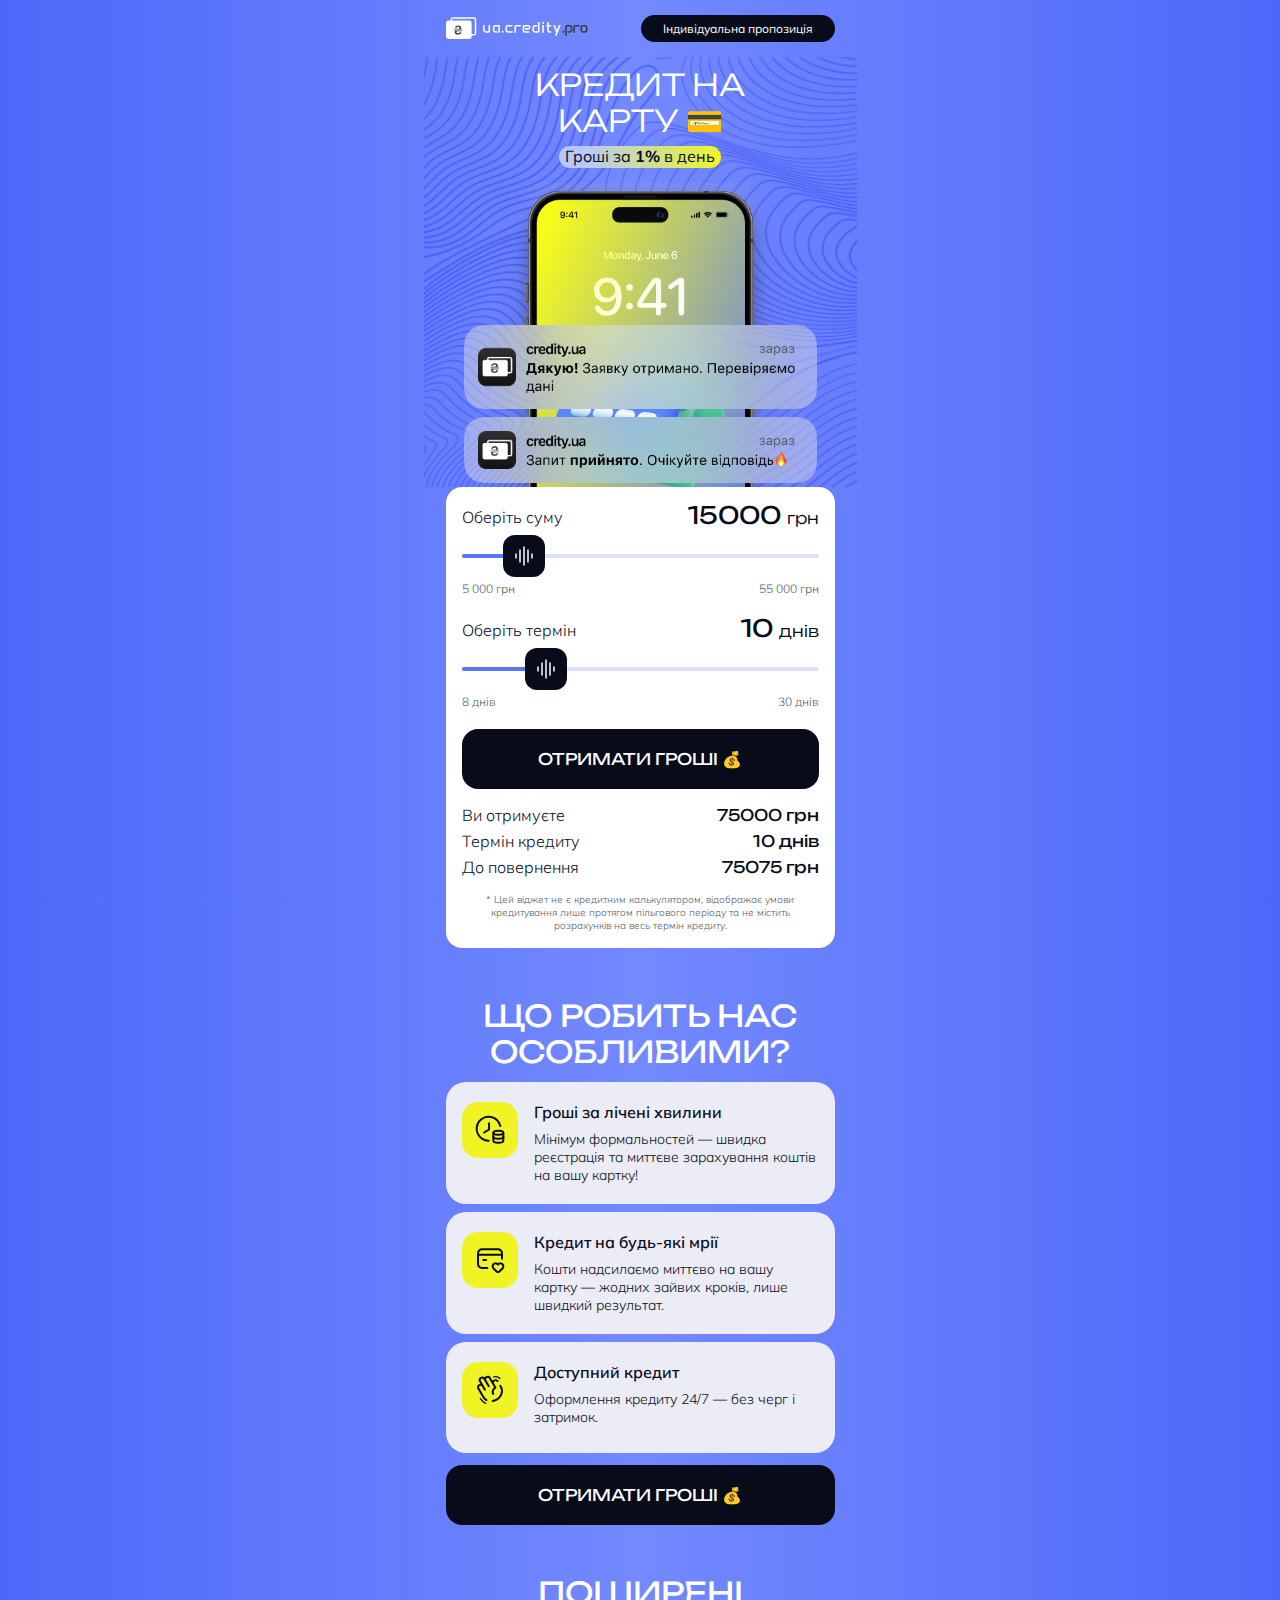
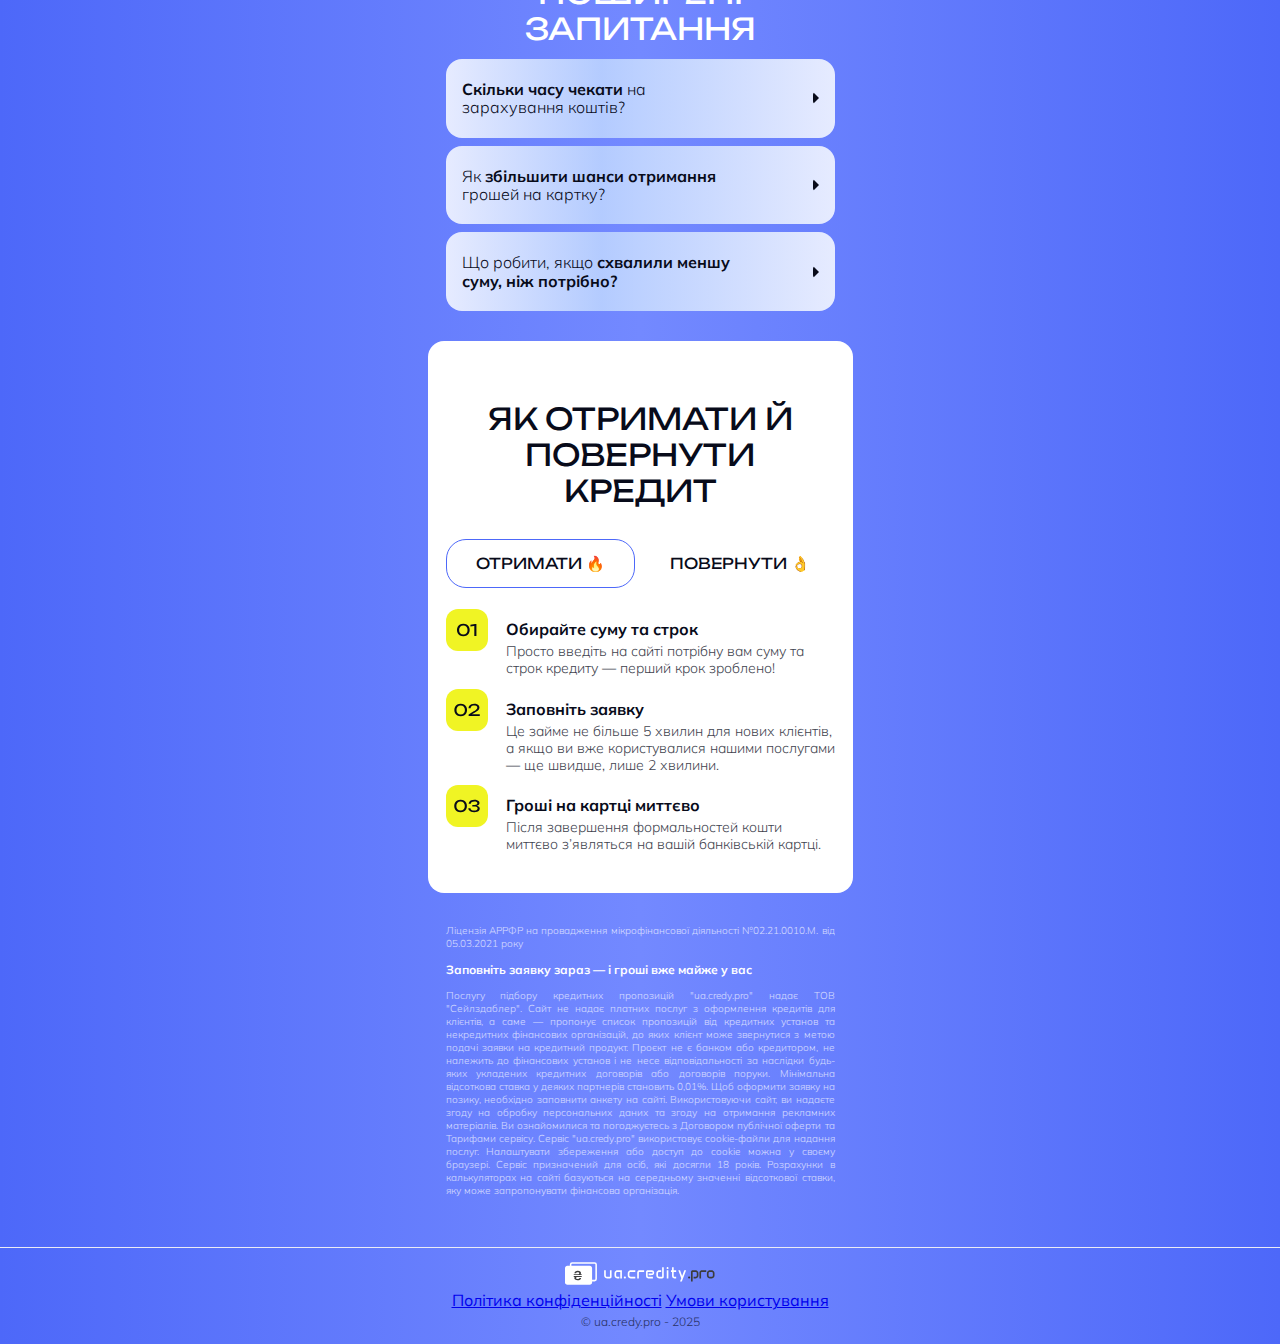
<file: index-b.html>
<!DOCTYPE html>
<html lang="ru">
    <head>
        <meta charset="utf-8" />
        <meta http-equiv="X-UA-Compatible" content="IE=Edge" />
        <meta
            name="viewport"
            content="width=device-width, initial-scale=1, user-scalable=no"
        />
        <meta name="theme-color" content="#fff" />
        <meta name="format-detection" content="telephone=no" />
        <meta
            name="facebook-domain-verification"
            content="5yalgfhyf7tgmu1xng1u3nuhh8bghh"
        />
        <link rel="shortcut icon" href="images/favicon.png" />

        <title>ua.credy.pro — онлайн кредит на картку</title>
        <link rel="stylesheet" media="all" href="css/main.css" />
        <link rel="stylesheet" media="all" href="css/g.css" />
        <link rel="stylesheet" media="all" href="css/ion.rangeSlider.css" />
        <link rel="stylesheet" type="text/css" href="css/slick.min.css" />

        <script src="js/jquery-3.5.1.min.js"></script>
        <script src="js/ion.rangeSlider.js"></script>
        <script src="js/jquery.mask.js"></script>
        <script src="js/slick.min.js"></script>
        <script src="js/tracker.js"></script>
        <script src="js/offers-b.js"></script>

        <!-- TikTok Pixel Code Start -->
        <script>
            !(function (w, d, t) {
                w.TiktokAnalyticsObject = t;
                var ttq = (w[t] = w[t] || []);
                (ttq.methods = [
                    "page",
                    "track",
                    "identify",
                    "instances",
                    "debug",
                    "on",
                    "off",
                    "once",
                    "ready",
                    "alias",
                    "group",
                    "enableCookie",
                    "disableCookie",
                    "holdConsent",
                    "revokeConsent",
                    "grantConsent",
                ]),
                    (ttq.setAndDefer = function (t, e) {
                        t[e] = function () {
                            t.push(
                                [e].concat(
                                    Array.prototype.slice.call(arguments, 0)
                                )
                            );
                        };
                    });
                for (var i = 0; i < ttq.methods.length; i++)
                    ttq.setAndDefer(ttq, ttq.methods[i]);
                (ttq.instance = function (t) {
                    for (
                        var e = ttq._i[t] || [], n = 0;
                        n < ttq.methods.length;
                        n++
                    )
                        ttq.setAndDefer(e, ttq.methods[n]);
                    return e;
                }),
                    (ttq.load = function (e, n) {
                        var r =
                                "https://analytics.tiktok.com/i18n/pixel/events.js",
                            o = n && n.partner;
                        (ttq._i = ttq._i || {}),
                            (ttq._i[e] = []),
                            (ttq._i[e]._u = r),
                            (ttq._t = ttq._t || {}),
                            (ttq._t[e] = +new Date()),
                            (ttq._o = ttq._o || {}),
                            (ttq._o[e] = n || {});
                        n = document.createElement("script");
                        (n.type = "text/javascript"),
                            (n.async = !0),
                            (n.src = r + "?sdkid=" + e + "&lib=" + t);
                        e = document.getElementsByTagName("script")[0];
                        e.parentNode.insertBefore(n, e);
                    });

                ttq.load("D090DIBC77UD5RFHIGN0");
                ttq.page();
            })(window, document, "ttq");
        </script>
        <!-- TikTok Pixel Code End -->
    </head>
    <body>
        <!-- HEADER :: START-->
        <header class="header" id="siteHeader">
            <div class="container">
                <div class="header_wrapper inner-cont">
                    <div class="header_logo">
                        <a
                            style="
                                font-weight: 600;
                                text-decoration: none;
                                color: #fff;
                                font-size: 24px;
                            "
                            href=""
                        >
                            <img src="images/logo.svg" alt="" />
                        </a>
                    </div>
                    <div class="header-button">
                        <button class="first">Індивідуальна пропозиція</button>
                    </div>
                </div>
            </div>
        </header>
        <div class="main" id="mainContent">
            <div id="fp-field" style="display: none"></div>
            <div class="first_page step-page" data-step="1">
                <div class="container">
                    <div class="inner_wrapper inner-cont">
                        <div class="intro">
                            <div class="intro-head">
                                <div class="intro-title">
                                    <div class="main_title">
                                        Кредит на<br />карту 💳
                                    </div>
                                    <div class="main_subtitle">
                                        Гроші за 
                                        <span>1%</span> в день
                                    </div>
                                </div>
                                <div class="intro-banner">
                                    <img
                                        class="banner-img"
                                        src="images/banner.png"
                                        alt=""
                                    />
                                </div>
                            </div>
                            <div class="intro-bottom">
                                <div class="slider_wrapper">
                                    <div class="slider-items">
                                        <div class="slider-item summ">
                                            <div class="title money-title">
                                                <span>Оберіть суму</span>
                                                <div class="money-current">
                                                    15000 <span> грн</span>
                                                </div>
                                            </div>
                                            <input
                                                type="text"
                                                id="summ_slider"
                                            />
                                            <div class="labels">
                                                <div class="left-label">
                                                    <span>5 000</span> грн
                                                </div>
                                                <div class="right-label">
                                                    <span>55 000</span> грн
                                                </div>
                                            </div>
                                        </div>
                                        <div class="slider-item days">
                                            <div class="title days-title">
                                                <span>Оберіть термін</span>
                                                <span class="days-current"
                                                    >10 <span> днів</span></span
                                                >
                                            </div>
                                            <input
                                                type="text"
                                                id="days_slider"
                                            />
                                            <div class="labels">
                                                <div class="left-label">
                                                    <span>8</span> днів
                                                </div>
                                                <div class="right-label">
                                                    <span>30</span> днів
                                                </div>
                                            </div>
                                        </div>
                                    </div>
                                    <div class="general_button_wrapper">
                                        <div class="button">
                                            <button class="first button-main">
                                                Отримати гроші 💰
                                            </button>
                                        </div>
                                    </div>
                                    <div class="informations">
                                        <div class="information take">
                                            <div class="title">
                                                Ви отримуєте
                                            </div>
                                            <div class="money">
                                                <span>75000</span> грн
                                            </div>
                                        </div>
                                        <div class="information term">
                                            <div class="title">
                                                Термін кредиту
                                            </div>
                                            <div class="money">
                                                <span>10</span> днів
                                            </div>
                                        </div>
                                        <!-- <div class="information percent">
                                        <div class="title">Відсотки</div>
                                        <div class="money">
                                            <span>50</span> грн
                                        </div>
                                    </div> -->
                                        <div class="information give">
                                            <div class="title">
                                                До повернення
                                            </div>
                                            <div class="money-wrap">
                                                <!-- <div class="money money-sale">
                                                <span>4500</span>
                                            </div> -->
                                                <div class="money money-back">
                                                    <span>75075</span> грн
                                                </div>
                                            </div>
                                        </div>
                                    </div>
                                    <div class="calc-info-text">
                                        * Цей віджет не є кредитним
                                        калькулятором, відображає умови
                                        кредитування лише протягом пільгового
                                        періоду та не містить розрахунків на
                                        весь термін кредиту.
                                    </div>
                                </div>
                            </div>
                        </div>
                        <!-- Feautres -->
                        <div class="features">
                            <div class="section-title">
                                <h1>Що робить нас особливими?</h1>
                            </div>
                            <div class="features-wrap">
                                <img src="images/ico-1.svg" alt="" />
                                <div class="features-text">
                                    <div class="title">
                                        Гроші за лічені хвилини
                                    </div>
                                    <p>
                                        Мінімум формальностей — швидка
                                        реєстрація та миттєве зарахування коштів
                                        на вашу картку!
                                    </p>
                                </div>
                            </div>
                            <div class="features-wrap">
                                <img src="images/ico-2.svg" alt="" />
                                <div class="features-text">
                                    <div class="title">
                                        Кредит на будь-які мрії
                                    </div>
                                    <p>
                                        Кошти надсилаємо миттєво на вашу картку
                                        — жодних зайвих кроків, лише швидкий
                                        результат.
                                    </p>
                                </div>
                            </div>
                            <div class="features-wrap">
                                <img src="images/ico-3.svg" alt="" />
                                <div class="features-text">
                                    <div class="title">Доступний кредит</div>
                                    <p>
                                        Оформлення кредиту 24/7 — без черг і
                                        затримок.
                                    </p>
                                </div>
                            </div>
                            <div class="buttonWrapper">
                                <div class="button">
                                    <button class="first button-main">
                                        Отримати гроші 💰
                                    </button>
                                </div>
                            </div>
                        </div>
                        <!-- Question -->
                        <div class="questions">
                            <div class="section-title">
                                <h1>Поширені запитання</h1>
                            </div>
                            <div class="accordion">
                                <div class="accordion-item">
                                    <div class="accordion-header">
                                        <div class="accordion-title">
                                            <span>Скільки часу чекати</span>
                                            на зарахування коштів?
                                        </div>
                                        <div class="arrow-accord"></div>
                                    </div>
                                    <div class="accordion-content">
                                        <p>
                                            Гроші на вашу картку надійдуть
                                            миттєво після того, як заявку буде
                                            схвалено та підписано договір.
                                        </p>
                                    </div>
                                </div>
                                <div class="accordion-item">
                                    <div class="accordion-header">
                                        <div class="accordion-title">
                                            Як
                                            <span
                                                >збільшити шанси отримання</span
                                            >
                                            грошей на картку?
                                        </div>
                                        <div class="arrow-accord"></div>
                                    </div>
                                    <div class="accordion-content">
                                        <p>
                                            Подавайте заявку без використання
                                            VPN, з номера, якому більше трьох
                                            місяців, і вказуйте тільки правдиву
                                            інформацію про себе.
                                        </p>
                                    </div>
                                </div>
                                <div class="accordion-item">
                                    <div class="accordion-header">
                                        <div class="accordion-title">
                                            Що робити, якщо
                                            <span
                                                >схвалили меншу суму, ніж
                                                потрібно?</span
                                            >
                                        </div>
                                        <div class="arrow-accord"></div>
                                    </div>
                                    <div class="accordion-content">
                                        <p>
                                            Якщо вам схвалили менший кредит, ніж
                                            ви очікували — отримаєте погоджену
                                            суму, а потім подайте додаткові
                                            заявки на нашому сайті до інших
                                            компаній на менші суми, щоб отримати
                                            кілька кредитів одночасно під 0%.
                                        </p>
                                    </div>
                                </div>
                            </div>
                        </div>
                        <!-- Tabs -->
                        <div class="howto">
                            <div class="section-title">
                                <h1>Як отримати й повернути кредит</h1>
                            </div>
                            <div class="tabs-buttons">
                                <div class="tab-button active" data-tab="1">
                                    <span>Отримати 🔥</span>
                                </div>
                                <div class="tab-button" data-tab="2">
                                    <span>Повернути 👌</span>
                                </div>
                            </div>
                            <div class="tabs-content">
                                <div class="tab-item active" data-tab="1">
                                    <div class="tab-item-wrap">
                                        <div class="howto-img">
                                            <img
                                                src="images/howto-1.svg"
                                                alt=""
                                            />
                                        </div>
                                        <div class="howto-group">
                                            <div class="h4">
                                                Обирайте суму та строк
                                            </div>
                                            <p>
                                                Просто введіть на сайті потрібну
                                                вам суму та строк кредиту —
                                                перший крок зроблено!
                                            </p>
                                        </div>
                                    </div>
                                    <div class="tab-item-wrap">
                                        <div class="howto-img">
                                            <img
                                                src="images/howto-2.svg"
                                                alt=""
                                            />
                                        </div>
                                        <div class="howto-group">
                                            <div class="h4">
                                                Заповніть заявку
                                            </div>
                                            <p>
                                                Це займе не більше 5 хвилин для
                                                нових клієнтів, а якщо ви вже
                                                користувалися нашими послугами —
                                                ще швидше, лише 2 хвилини.
                                            </p>
                                        </div>
                                    </div>
                                    <div class="tab-item-wrap">
                                        <div class="howto-img">
                                            <img
                                                src="images/howto-3.svg"
                                                alt=""
                                            />
                                        </div>
                                        <div class="howto-group">
                                            <div class="h4">
                                                Гроші на картці миттєво
                                            </div>
                                            <p>
                                                Після завершення формальностей
                                                кошти миттєво з’являться на
                                                вашій банківській картці.
                                            </p>
                                        </div>
                                    </div>
                                </div>
                                <div class="tab-item" data-tab="2">
                                    <div class="tab-item-wrap">
                                        <div class="howto-img">
                                            <img
                                                src="images/howto-1.svg"
                                                alt=""
                                            />
                                        </div>
                                        <div class="howto-group">
                                            <div class="h4">
                                                У особистому кабінеті
                                            </div>
                                            <p>
                                                Погасіть кредит за допомогою
                                                банківської картки у вашому
                                                особистому кабінеті на нашому
                                                сайті.
                                            </p>
                                        </div>
                                    </div>
                                    <div class="tab-item-wrap">
                                        <div class="howto-img">
                                            <img
                                                src="images/howto-2.svg"
                                                alt=""
                                            />
                                        </div>
                                        <div class="howto-group">
                                            <div class="h4">Через термінал</div>
                                            <p>
                                                Здійсніть платіж через будь-який
                                                термінал.
                                            </p>
                                        </div>
                                    </div>
                                    <div class="tab-item-wrap">
                                        <div class="howto-img">
                                            <img
                                                src="images/howto-3.svg"
                                                alt=""
                                            />
                                        </div>
                                        <div class="howto-group">
                                            <div class="h4">
                                                У мобільному банку
                                            </div>
                                            <p>
                                                Погасіть кредит онлайн через
                                                мобільний застосунок або
                                                інтернет-банкінг.
                                            </p>
                                        </div>
                                    </div>
                                </div>
                            </div>
                        </div>
                    </div>
                </div>
            </div>

            <div
                class="second_page step-page"
                data-step="2"
                style="display: none"
            >
                <div class="container">
                    <div class="inner_wrapper inner-cont">
                        <div class="title_holder">
                            <div class="main_title">
                                Гроші<br />майже у тебе
                            </div>
                            <div class="main_subtitle">
                                Залиш свій номер телефону
                            </div>
                            <p>та отримай цікаві пропозиції</p>
                        </div>
                        <div class="form_wrapper">
                            <div class="phone-wrapper">
                                <div class="label">
                                    Введіть свій номер телефону<span> *</span>
                                </div>
                                <div class="input-wrapper">
                                    <div class="input-flag">
                                        <img
                                            src="images/phone-flag.svg"
                                            alt=""
                                        />
                                    </div>
                                    <input
                                        name="phone"
                                        type="tel"
                                        id="phone-main"
                                    />
                                    <div
                                        class="phone-error"
                                        id="phoneError"
                                    ></div>
                                </div>
                            </div>
                            <div class="general_button_wrapper">
                                <div class="button">
                                    <button class="second button-main">
                                        ПІДТВЕРДИТИ 💰
                                    </button>
                                </div>
                            </div>
                        </div>
                    </div>
                </div>
            </div>

            <div
                class="third_page step-page"
                data-step="3"
                style="display: none"
            >
                <div class="container">
                    <div class="inner_wrapper inner-cont">
                        <div class="title_holder">
                            <div class="main_title">Найкращі пропозиції</div>
                            <div class="main_subtitle">Спеціально для тебе</div>
                        </div>
                        <div class="offers_wrapper" id="offers_list"></div>
                    </div>
                </div>
            </div>

            <div class="container">
                <div class="inner_wrapper inner-cont">
                    <div class="bottom_text">
                        <p class="contact">
                            Ліцензія АРРФР на провадження мікрофінансової діяльності №02.21.0010.M. від 05.03.2021 року
                        </p>
                        <h3>Заповніть заявку зараз — і гроші вже майже у вас</h3>
                        <p>
                            Послугу підбору кредитних пропозицій "ua.credy.pro" надає ТОВ "Сейлздаблер".
                            Сайт не надає платних послуг з оформлення кредитів для клієнтів, а саме — пропонує список
                            пропозицій від кредитних установ та некредитних фінансових організацій, до яких клієнт може
                            звернутися з метою подачі заявки на кредитний продукт. Проєкт не є банком або кредитором,
                            не належить до фінансових установ і не несе відповідальності за наслідки будь-яких укладених
                            кредитних договорів або договорів поруки.
                            Мінімальна відсоткова ставка у деяких партнерів становить 0,01%.
                            Щоб оформити заявку на позику, необхідно заповнити анкету на сайті.
                            Використовуючи сайт, ви надаєте згоду на обробку персональних даних та згоду на отримання рекламних матеріалів.
                            Ви ознайомилися та погоджуєтесь з Договором публічної оферти та Тарифами сервісу.
                            Сервіс "ua.credy.pro" використовує cookie-файли для надання послуг.
                            Налаштувати збереження або доступ до cookie можна у своєму браузері.
                            Сервіс призначений для осіб, які досягли 18 років.
                            Розрахунки в калькуляторах на сайті базуються на середньому значенні відсоткової ставки,
                            яку може запропонувати фінансова організація.
                        </p>
                    </div>
                    
                </div>
            </div>
        </div>

        <footer class="footer" id="siteFooter">
            <div class="container">
                <div class="footer_wrapper inner-cont">
                    <div class="footer_logo">
                        <a href="/">
                            <img src="images/logo.svg" alt="" />
                        </a>
                    </div>
                    <div class="footer_links">
                        <a href="privacy-policy/index.html">Політика конфіденційності</a>
                        <a href="terms-of-use/index.html">Умови користування</a>
                    </div>
                    <div class="copy">
                        <span>© ua.credy.pro - 2025</span>
                    </div>
                </div>
            </div>
        </footer>

        <script src="js/main.js"></script>
        <script>
            $(function () {
                function changeOriginalEvent(state) {
                    console.log("changeOriginalEvent");
                    if (!state || state.step === 0) {
                        return false;
                    } else {
                        let steps = $(".step-page");
                        steps
                            .hide()
                            .filter($(steps[state.step - 1]))
                            .show();
                    }
                }

                let pathName = window.location.search;
                window.history.pushState({ step: 1 }, "step1", "/" + pathName);

                $(window).on("popstate", (e) => {
                    changeOriginalEvent(e.originalEvent.state);
                });

                (function (original) {
                    history.pushState = function (state) {
                        changeOriginalEvent(state);
                        return original.apply(this, arguments);
                    };
                })(history.pushState);

                $("button.first").on("click", () => {
                    keitaroConvertion("calculation");
                    window.history.pushState(
                        { step: 3 },
                        "step3",
                        "/" + pathName
                    );
                });

                $("#phone-main").keyup(function () {
                    let phone_length = $("input#phone-main").val().length;
                    // console.log(phone_length);
                    if (phone_length == 18) {
                        $("button.second").css("opacity", "1");
                    } else {
                        $("button.second").css("opacity", ".5");
                    }
                });

                $("button.second").click(function (e) {
                    let phone_length = $("input#phone-main").val().length;
                    var phone = $("input#phone-main").val();
                    phone = phone.substring(1);
                    phone = phone.replace(/\s+/g, "");
                    // var dataString = 'name=name&utm_campaign=&utm_content=&utm_term=' + '&phone=' + phone;

                    if (phone_length == 18) {
                        $(window).scrollTop(0);
                        window.history.pushState(
                            { step: 3 },
                            "step3",
                            "/" + pathName
                        );

                        // $.ajax({
                        //     type: "POST",
                        //     url: "/savephone",
                        //     data: {
                        //         phone: phone,
                        //         fp: window.fpData ? window.fpData.uniq_code : null,
                        //     },

                        //     // {"uniq_code":"mCTc8KYjyPbi3fEe","mf_keys":["creditpluskz","credit365kz","zaimerkz","onecreditkz","Finlite"],"scores":{"bitcapital":1,"slon":2,"egroshi":3,"miloan":4,"selfiecredit":5,"tvoyapozika":6,"creditkasa":7,"pango":8,"mycredit":9,"credit365kz":10,"avans":11,"creditbarkz":12,"credit7":13,"finsfera":14,"suncredit":15,"firstcredit":16,"creditpluskz":17,"onecreditkz":18,"microcash":19,"top1money":20,"starfin":21,"limon":22,"zaimerkz":23,"tengo":24,"Finlite":25,"loanplus":26,"sgroshi":27,"acreditkz":28,"trebacredit":29,"excashkz":30,"moneymankz":31,"monto":32,"lovilave":33,"lehko":34,"slotoking":35,"pinup":36,"cosmolot":37,"vulkan":38,"favbet":39,"creditnice":40,"first":41,"champion":42,"supergra":43,"slotscity":44,"slotcity":45,"money4you":46,"clickcredit":47,"credisend":48,"moneyveo":49,"timezaimkz":50,"altyncoin":51,"qanatkz":52,"turbomoneykz":53,"creditpuls":54,"nextcredit":55,"havakz":56,"dengiclickkz":57,"kokekz":58,"tengokz":59,"zaimivsemkz":60,"robocash":61,"kekekz":62,"zaimyvsemkz":63,"creditop":64,"kvikukz":65,"soscredit":66,"avira":67,"cly":68,"finbar":69,"neocreditkz":70,"pangroshi":71,"tengeda":72,"zaimyvsem":73,"gozaym":74,"easycash":75,"creditos\n\nusoseda\n\nnicecredit":76,"usoseda":77,"nicecredit":78,"microcredit":79,"mrgrivnik":80,"gmoney":81,"neozaym":82,"blomi":83,"easycashua":84,"joytenge":85,"finbert":86,"aksha":87,"prosto":88,"smartiway":89,"crypsee":90,"credos":91,"solva":92,"turbogroshi":93,"procent":94,"forzaem":95,"minicredit":96,"clickmoney":97,"creditor":98,"kashtan":99,"finab":100,"bizpozyka":101,"navse":102,"alexcredit":103,"amigo":104,"finscanner":105,"superium":106,"findom":107,"ecommoney":108,"ccloankz":109,"ecomkz":110,"tengebaikz":111,"icreditkz":112,"kachay":113,"creditplus":114}}

                        //     success: function(res) {
                        //         const fData = JSON.parse(res);
                        //         if (Object.keys(fData).length !== 0) {
                        //             handleFp(fData);
                        //         }
                        //         $(window).scrollTop(0);
                        //         window.history.pushState({step: 3}, "step3", "/" + pathName);
                        //     }
                        // });
                    }
                    return false;
                });
            });
        </script>

        <script src="js/view_stat.js" source="credity.kz"></script>
        <script>
            function prehandleFp(fData) {
                // console.log(fData);
                window.fpData = fData;
                getOffers();
            }
            function handleFp(fData) {
                // console.log(fData);
                window.fpData = fData;
                getOffers();
            }

            function getOffers() {
                return;

                // let xhr = new XMLHttpRequest();
                // xhr.open("GET", "offers.html");

                // // xhr.setRequestHeader("Accept", "application/json");
                // // xhr.setRequestHeader("Content-Type", "application/json");

                // xhr.onreadystatechange = function () {
                //     if (xhr.readyState === 4) {
                //         document.querySelector('.offers_wrapper').innerHTML = xhr.responseText;
                //         addStat('.offer');
                //     }};

                // xhr.send(JSON.stringify({
                //     'fp': window.fpData ? window.fpData.uniq_code : null,
                //     'mf_keys': window.fpData ? window.fpData.mf_keys : [],
                //     'scores': window.fpData ? window.fpData.scores : [],
                //     'tid1': '',
                //     'tid2': '',
                // }));
            }

            let isFpTimeouted = false;
            async function goUrl(obj, mfKey) {
                keitaroLead();

                ttq.track("AddToCart", {
                    content_name: mfKey,
                });

                ttq.track("ClickButton", {
                    content_name: mfKey,
                });

                return false;
                // if (!isFpTimeouted) {
                //     let waitTime = 0;
                //     while (!window.fpData || !window.fpData.uniq_code) {
                //         if (waitTime > 2000) {
                //             isFpTimeouted = true;
                //             break;
                //         }
                //         await new Promise(res => setTimeout(res, 200));
                //         waitTime += 200;
                //     }
                // }
                // let goUrl = obj.getAttribute("href")

                // let xhr = new XMLHttpRequest();
                // xhr.open("POST", "/add_clicks_stat");

                // xhr.setRequestHeader("Accept", "application/json");
                // xhr.setRequestHeader("Content-Type", "application/json");

                // let windowReference = window.open();
                // xhr.onreadystatechange = function () {
                //     if (xhr.readyState === 4) {
                //         console.log(xhr.responseText);
                //         goUrl = goUrl + '&tid5=' + xhr.responseText;
                //         console.log(goUrl);

                //         windowReference.location = goUrl;
                //     }};

                // xhr.send(JSON.stringify({
                //     'fp': window.fpData ? window.fpData.uniq_code : null,
                //     'mf_key': mfKey,
                // }));
            }

            function getFp(fp) {
                let xhr = new XMLHttpRequest();
                xhr.open("POST", "/get_fp");

                xhr.setRequestHeader("Accept", "application/json");
                xhr.setRequestHeader("Content-Type", "application/json");

                xhr.onreadystatechange = function () {
                    if (xhr.readyState === 4) {
                        handleFp(JSON.parse(xhr.responseText));
                    }
                };

                xhr.send(
                    JSON.stringify({
                        fp: fp,
                    })
                );
            }
        </script>

        <script>
            getOffers();
        </script>
        <script src="js/generate.js" source="ua.credy.pro" async=""></script>

        <!-- Keitaro tracking script -->
        <script type="application/javascript">
            const camp_id = getQueryParam("camp_id", false);
            if (!window.KTracking) {
                window.KTracking = {
                    collectNonUniqueClicks: false,
                    multiDomain: false,
                    R_PATH: "https://ktr.credy.pro/" + camp_id,
                    P_PATH: "https://ktr.credy.pro/1e9341e/postback",
                    listeners: [],
                    reportConversion: function () {
                        this.queued = arguments;
                    },
                    getSubId: function (fn) {
                        this.listeners.push(fn);
                    },
                    ready: function (fn) {
                        this.listeners.push(fn);
                    },
                };
            }
            (function () {
                var a = document.createElement("script");
                a.type = "application/javascript";
                a.async = true;
                a.src = "https://ktr.credy.pro/js/k.min.js";
                var s = document.getElementsByTagName("script")[0];
                s.parentNode.insertBefore(a, s);
            })();
        </script>
        <noscript
            ><img height="0" width="0" alt="" src="https://ktr.credy.pro"
        /></noscript>
        <!-- END Keitaro tracking script -->
    </body>
</html>
</file>
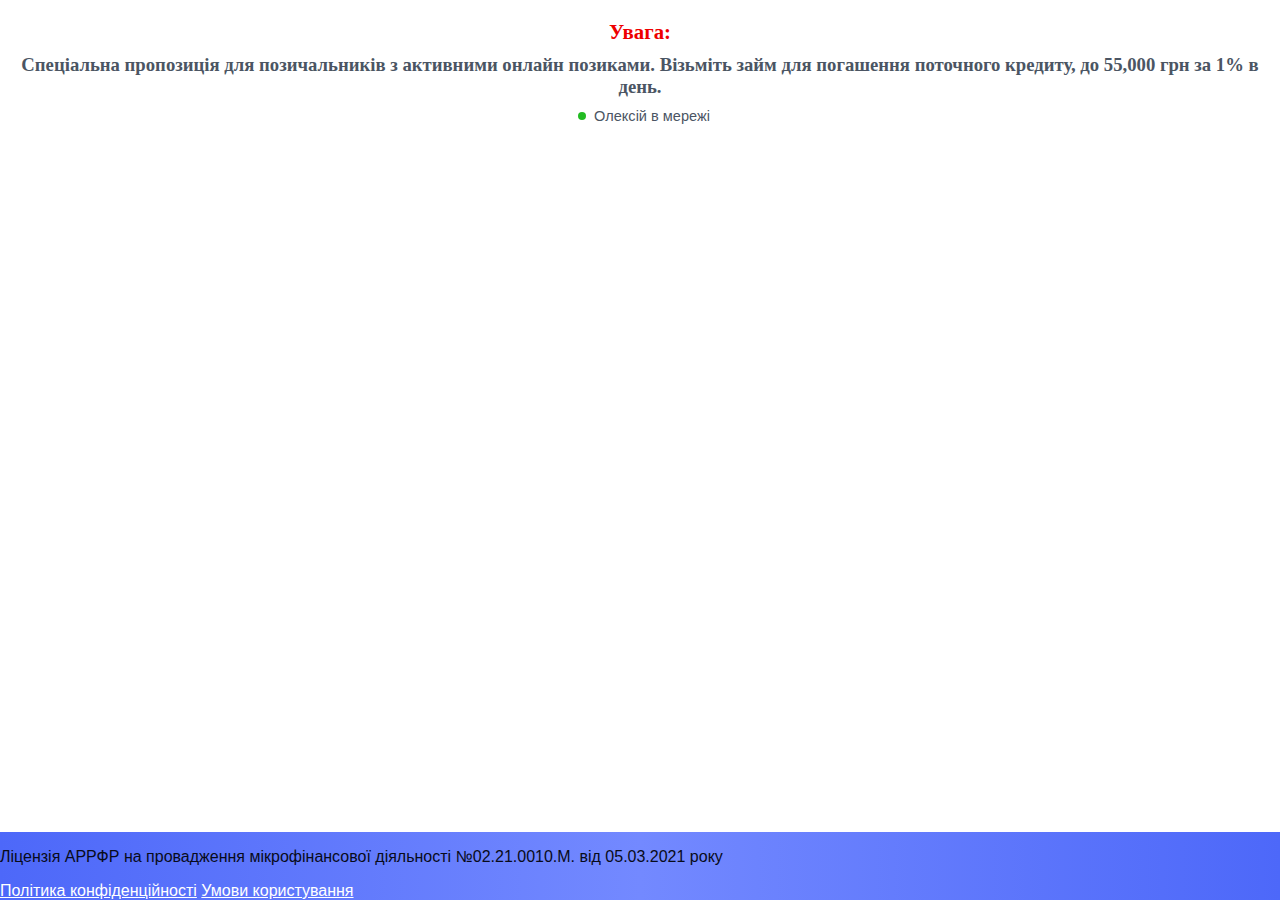
<file: sms-A.html>
<!DOCTYPE html>
<html lang="ru">
  <head>
    <meta charset="utf-8" />
    <meta http-equiv="X-UA-Compatible" content="IE=Edge" />
    <meta
      name="viewport"
      content="width=device-width, initial-scale=1, user-scalable=no"
    />
    <meta name="theme-color" content="#fff" />
    <meta name="format-detection" content="telephone=no" />
    <meta
      name="facebook-domain-verification"
      content="5yalgfhyf7tgmu1xng1u3nuhh8bghh"
    />
    <link rel="shortcut icon" href="images/favicon.png" />

    <title>ua.credy.pro — онлайн кредит на картку</title>
    <link rel="stylesheet" media="all" href="css/main.css" />
    <link rel="stylesheet" media="all" href="css/g.css" />
    <link rel="stylesheet" media="all" href="css/ion.rangeSlider.css" />
    <link rel="stylesheet" type="text/css" href="css/slick.min.css" />

    <script src="js/jquery-3.5.1.min.js"></script>
    <script src="js/ion.rangeSlider.js"></script>
    <script src="js/jquery.mask.js"></script>
    <script src="js/slick.min.js"></script>
    <script src="js/tracker.js"></script>
    <script src="js/sms-A.js"></script>
    <script src="js/offers.js"></script>
    <script src="js/header.js"></script>

    <style>
      body {
        font-family: "Segoe UI", Tahoma, Geneva, Verdana, sans-serif;
        margin: 0;
        padding: 0;
        background-color: #f7f7f7;
        display: flex;
        flex-direction: column;
        height: 100vh;
      }

      a {
        color: white;
      }

      #header {
        background-color: white;
        color: #4b5563;
        padding: 20px;
        text-align: center;
        font-size: 1.3em;
        font-weight: bold;
        font-family: "ui-serif";
      }

      .text-red {
        color: #ee0000;
      }

      #header .details {
        margin-top: 10px;
        font-size: 0.9em;
      }

      .operator-container {
        font-family: "Segoe UI", Tahoma, Geneva, Verdana, sans-serif;
        font-weight: 100;
        display: flex;
        flex-direction: row;
        align-items: center;
        max-width: 600px;
        margin: 0 auto;
        font-size: 0.7em;
        margin-top: 10px;
        justify-content: center;
      }

      @keyframes pulse {
        0% {
          transform: scale(1); /* Original size */
        }
        50% {
          transform: scale(1.6); /* Slightly bigger */
        }
        100% {
          transform: scale(1); /* Return to original size */
        }
      }

      .online {
        width: 8px;
        height: 8px;
        background-color: #22bb22;
        border-radius: 50%; /* Makes the shape circular */
        animation: pulse 2s infinite ease-in-out; /* Apply pulsing animation */
        margin-left: 8px;
        margin-right: 8px;
      }

      #chat-container {
        flex-grow: 1;
        /* overflow-y: auto; */
        padding: 15px;
        background-color: #ffffff;
        display: flex;
        flex-direction: column;
        justify-content: flex-end;
        scroll-behavior: smooth;
      }

      .message {
        margin-bottom: 10px;
        max-width: 80%;
        word-wrap: break-word;
        font-size: 0.9em;
        opacity: 0; /* Start messages with opacity 0 for fade-in animation */
        animation: fadeIn 0.6s forwards; /* Apply fade-in animation */
      }

      @keyframes fadeIn {
        0% {
          opacity: 0;
        }
        100% {
          opacity: 1;
        }
      }

      .operator,
      .typing {
        background-color: #e5e5e5;
        color: #000;
        padding: 8px 15px;
        border-radius: 20px;
        align-self: flex-start;
        box-shadow: 0 1px 4px rgba(0, 0, 0, 0.1);
        font-size: 1em;
        opacity: 0;
        animation: fadeIn 0.6s forwards;
      }

      .user {
        background: linear-gradient(
          90deg,
          #4d68f9 0%,
          #7389ff 50%,
          #4d68f9 100%
        );
        color: white;
        padding: 8px 15px;
        border-radius: 20px;
        align-self: flex-end;
        box-shadow: 0 1px 4px rgba(0, 0, 0, 0.1);
        font-size: 1em;
      }

      .call {
        background-color: rgb(59 130 246);
        color: white;
        padding: 8px 15px;
        border-radius: 20px;
        align-self: flex-start;
        box-shadow: 0 1px 4px rgba(0, 0, 0, 0.1);
        font-size: 1em;
      }

      .error {
        background-color: #ee0000;
        color: white;
        padding: 8px 15px;
        border-radius: 20px;
        align-self: flex-start;
        box-shadow: 0 1px 4px rgba(0, 0, 0, 0.1);
        font-size: 1em;
      }

      @keyframes blink {
        0% {
          opacity: 1;
        }
        50% {
          opacity: 0;
        }
        100% {
          opacity: 1;
        }
      }

      .typing::before {
        display: flex; /* Aligns children in a row */
        justify-content: center; /* Optional: Center the circles horizontally */
      }

      .circle {
        width: 6px;
        height: 6px;
        background-color: grey;
        border-radius: 50%;
        margin-right: 2px;
        margin-left: 2px;
        animation: blink 1s infinite;
        display: inline-block; /* Aligns circles in a single line */
      }

      .answer-buttons {
        display: flex;
        flex-direction: column;
        padding: 15px;
      }

      .answer-button {
        background-color: #000;
        color: white;
        border: none;
        height: 60px;
        border-radius: 16px;
        cursor: pointer;
        margin-bottom: 8px;
        font-size: 16px;
        transition: background-color 0.3s, transform 0.2s;
      }

      .answer-button:hover {
        transform: scale(1.01); /* Slightly scale the button when hovered */
      }

      .message-container {
        display: flex;
        flex-direction: column;
        align-items: flex-start;
        max-width: 600px;
        margin: 0 auto;
      }

      .disabled {
        background-color: #ccc;
        cursor: not-allowed;
      }

      .locked {
        pointer-events: none;
      }

      /* Add a smooth transition to scroll */
      #chat-container {
        scroll-behavior: smooth;
      }
    </style>

    <!-- TikTok Pixel Code Start -->
    <script>
      !(function (w, d, t) {
        w.TiktokAnalyticsObject = t;
        var ttq = (w[t] = w[t] || []);
        (ttq.methods = [
          "page",
          "track",
          "identify",
          "instances",
          "debug",
          "on",
          "off",
          "once",
          "ready",
          "alias",
          "group",
          "enableCookie",
          "disableCookie",
          "holdConsent",
          "revokeConsent",
          "grantConsent",
        ]),
          (ttq.setAndDefer = function (t, e) {
            t[e] = function () {
              t.push([e].concat(Array.prototype.slice.call(arguments, 0)));
            };
          });
        for (var i = 0; i < ttq.methods.length; i++)
          ttq.setAndDefer(ttq, ttq.methods[i]);
        (ttq.instance = function (t) {
          for (var e = ttq._i[t] || [], n = 0; n < ttq.methods.length; n++)
            ttq.setAndDefer(e, ttq.methods[n]);
          return e;
        }),
          (ttq.load = function (e, n) {
            var r = "https://analytics.tiktok.com/i18n/pixel/events.js",
              o = n && n.partner;
            (ttq._i = ttq._i || {}),
              (ttq._i[e] = []),
              (ttq._i[e]._u = r),
              (ttq._t = ttq._t || {}),
              (ttq._t[e] = +new Date()),
              (ttq._o = ttq._o || {}),
              (ttq._o[e] = n || {});
            n = document.createElement("script");
            (n.type = "text/javascript"),
              (n.async = !0),
              (n.src = r + "?sdkid=" + e + "&lib=" + t);
            e = document.getElementsByTagName("script")[0];
            e.parentNode.insertBefore(n, e);
          });

        ttq.load("D090DIBC77UD5RFHIGN0");
        ttq.page();
      })(window, document, "ttq");
    </script>
    <!-- TikTok Pixel Code End -->
  </head>
  <body style="background-color: #fff">
    <div class="main" id="main" style="background-color: #fff; padding: 0px">
      <div id="header">
        <div id="himage-container"></div>
        <span class="text-red">Увага:</span>
        <div class="details" id="header-text">
          Спеціальна пропозиція для позичальників з активними онлайн позиками.
          Візьміть займ для погашення поточного кредиту, до 55,000 грн за 1% в день.
          <!-- <div class="text-red">(встигніть до 11.06.2025)</div> -->
          <!-- <div class="details">Весеннее специальное предложение на микрокредиты. Пониженные ставки на кредиты в новых организациях, до 500,000 тнг под 0.01% <div class="text-red"> (успей до 20.05.2025)</div> -->
        </div>
        <div class="operator-container">
          <div class="operator-name" style="display: flex; align-items: center">
            <div class="online"></div>
            Олексій в мережі
          </div>
        </div>
      </div>

      <div class="message-container" id="chat-container">
        <!-- Offers Select -->
        <div
          class="third_page step-page"
          id="offers-select"
          style="margin-top: 20px; margin-bottom: 20px; display: none"
        >
          <div class="container">
            <div class="inner_wrapper inner-cont">
              <div class="offers_wrapper">
                <!-- ШвидкоГроші -->
                <div
                  class="offer-select"
                  data-adv-key="fastmoney"
                  onclick="return selectOffer(this, 56);"
                >
                  <div class="offer-key" style="display: none">fastmoney</div>
                  <a class="body-card-logo" target="_blank">
                    <img
                      src="/images/banks/fastmoney.svg"
                      class="offer-logo"
                      alt="ШвидкоГроші"
                      style="height: 70px; width: auto"
                    />
                  </a>
                </div>

                <!-- CreditPlus -->
                <div
                  class="offer-select"
                  data-adv-key="CreditPlus"
                  onclick="return selectOffer(this, 54);"
                >
                  <div class="offer-key" style="display: none">CreditPlus</div>
                  <a class="body-card-logo" target="_blank">
                    <img
                      src="/images/banks/CreditPlus-Logo.svg"
                      class="offer-logo"
                      alt="CreditPlus"
                      style="height: 70px; width: auto"
                    />
                  </a>
                </div>

                <!-- Miloan -->
                <div
                  class="offer-select"
                  data-adv-key="miloan"
                  onclick="return selectOffer(this, 45);"
                >
                  <div class="offer-key" style="display: none">miloan</div>
                  <a class="body-card-logo" target="_blank">
                    <img
                      src="/images/banks/miloan.svg"
                      class="offer-logo"
                      alt="Miloan"
                      style="height: 70px; width: auto"
                    />
                  </a>
                </div>

                <!-- Slon -->
                <div
                  class="offer-select"
                  data-adv-key="slon"
                  onclick="return selectOffer(this, 47);"
                >
                  <div class="offer-key" style="display: none">slon</div>
                  <a class="body-card-logo" target="_blank">
                    <img
                      src="/images/banks/slon.png.svg"
                      class="offer-logo"
                      alt="Slon"
                      style="height: 50px; width: auto"
                    />
                  </a>
                </div>

                <!-- ТвояПозика -->
                <div
                  class="offer-select"
                  data-adv-key="tvoigro"
                  onclick="return selectOffer(this, 63);"
                >
                  <div class="offer-key" style="display: none">tvoigro</div>
                  <a class="body-card-logo" target="_blank">
                    <img
                      src="/images/banks/tvoigro.png.svg"
                      class="offer-logo"
                      alt="tvoigro"
                      style="height: 70px; width: auto"
                    />
                  </a>
                </div>

                <!-- Loan+ -->
                <div
                  class="offer-select"
                  data-adv-key="loan"
                  onclick="return selectOffer(this, 53);"
                >
                  <div class="offer-key" style="display: none">loan</div>
                  <a class="body-card-logo" target="_blank">
                    <img
                      src="/images/banks/loan.svg"
                      class="offer-logo"
                      alt="Loan+"
                      style="height: 70px; width: auto"
                    />
                  </a>
                </div>

                <div
                  class="general_button_wrapper"
                  style="width: 100%"
                  id="select-offer-button"
                >
                  <div class="button">
                    <a
                      class="btn-main"
                      target="_blank"
                      onclick="return doneSelectOffer(this);"
                    >
                      Готово
                    </a>
                  </div>
                </div>
              </div>
            </div>
          </div>
        </div>
        <!-- Offers Select end  -->

        <!-- Offers  -->
        <div
          class="third_page step-page"
          id="offers-result"
          style="margin-top: 20px; display: none"
        >
          <div class="container">
            <div class="inner_wrapper inner-cont">
              <div class="offers_wrapper" id="offers_list"></div>
            </div>
          </div>
        </div>
        <!-- Offers end  -->
      </div>

      <div id="answer-buttons" class="answer-buttons"></div>
    </div>

    <div class="license">
      <div class="license-container">
        <div class="license-content" id="licenseContent">
          <p>
            Ліцензія АРРФР на провадження мікрофінансової діяльності
            №02.21.0010.M. від 05.03.2021 року
          </p>
        </div>
      </div>
    </div>

    <footer class="sms-footer">
      <div class="footer_links">
        <a href="privacy-policy/index.html">Політика конфіденційності</a>
        <a href="terms-of-use/index.html">Умови користування</a>
      </div>
    </footer>

    <script>
      const toggle = document.getElementById("licenseToggle");
      const content = document.getElementById("licenseContent");

      toggle.addEventListener("click", () => {
        content.classList.toggle("active");
      });
    </script>

    <script>
      // Start the chat with the first operator message
      setTimeout(showOperatorMessage, 500);

      async function goUrl(obj, mfKey) {
        keitaroLead();

        ttq.track("AddToCart", {
          content_name: mfKey,
        });

        ttq.track("ClickButton", {
          content_name: mfKey,
        });

        return false;
      }
    </script>
    <script src="js/generate.js" source="ua.credy.pro" async=""></script>

    <!-- Keitaro tracking script -->
    <script type="application/javascript">
      const camp_id = getQueryParam("camp_id", false);
      if (!window.KTracking) {
        window.KTracking = {
          collectNonUniqueClicks: false,
          multiDomain: false,
          R_PATH: "https://ktr.credy.pro/" + camp_id,
          P_PATH: "https://ktr.credy.pro/1e9341e/postback",
          listeners: [],
          reportConversion: function () {
            this.queued = arguments;
          },
          getSubId: function (fn) {
            this.listeners.push(fn);
          },
          ready: function (fn) {
            this.listeners.push(fn);
          },
        };
      }
      (function () {
        var a = document.createElement("script");
        a.type = "application/javascript";
        a.async = true;
        a.src = "https://ktr.credy.pro/js/k.min.js";
        var s = document.getElementsByTagName("script")[0];
        s.parentNode.insertBefore(a, s);
      })();
    </script>
    <noscript
      ><img height="0" width="0" alt="" src="https://ktr.credy.pro"
    /></noscript>
    <!-- END Keitaro tracking script -->
  </body>
</html>
</file>
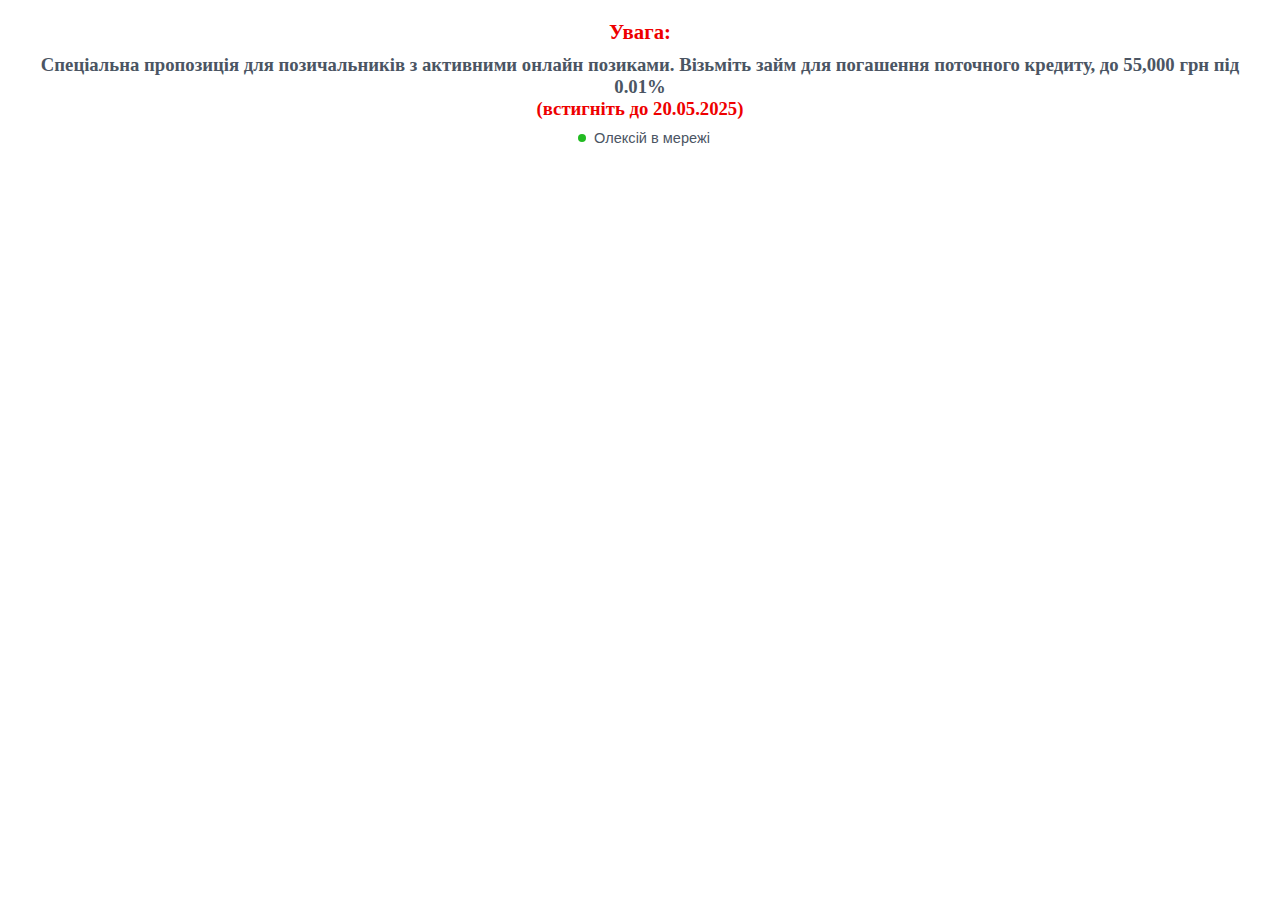
<file: sms-B.html>
<!DOCTYPE html>
<html lang="ru">
    <head>
        <meta charset="utf-8" />
        <meta http-equiv="X-UA-Compatible" content="IE=Edge" />
        <meta
            name="viewport"
            content="width=device-width, initial-scale=1, user-scalable=no"
        />
        <meta name="theme-color" content="#fff" />
        <meta name="format-detection" content="telephone=no" />
        <meta
            name="facebook-domain-verification"
            content="5yalgfhyf7tgmu1xng1u3nuhh8bghh"
        />
        <link rel="shortcut icon" href="images/favicon.png" />

        <title>Credity.kz - онлайн кредит на карту</title>
        <link rel="stylesheet" media="all" href="css/main.css" />
        <link rel="stylesheet" media="all" href="css/g.css" />
        <link rel="stylesheet" media="all" href="css/ion.rangeSlider.css" />
        <link rel="stylesheet" type="text/css" href="css/slick.min.css" />

        <script src="js/jquery-3.5.1.min.js"></script>
        <script src="js/ion.rangeSlider.js"></script>
        <script src="js/jquery.mask.js"></script>
        <script src="js/slick.min.js"></script>
        <script src="js/tracker.js"></script>
        <script src="js/sms-B.js"></script>
        <script src="js/offers.js"></script>
        <script src="js/header.js"></script>

        <style>
            body {
                font-family: "Segoe UI", Tahoma, Geneva, Verdana, sans-serif;
                margin: 0;
                padding: 0;
                background-color: #f7f7f7;
                display: flex;
                flex-direction: column;
                height: 100vh;
            }

            a {
                color: white;
            }

            #header {
                background-color: white;
                color: #4b5563;
                padding: 20px;
                text-align: center;
                font-size: 1.3em;
                font-weight: bold;
                font-family: "ui-serif";
            }

            .text-red {
                color: #ee0000;
            }

            #header .details {
                margin-top: 10px;
                font-size: 0.9em;
            }

            .operator-container {
                font-family: "Segoe UI", Tahoma, Geneva, Verdana, sans-serif;
                font-weight: 100;
                display: flex;
                flex-direction: row;
                align-items: center;
                max-width: 600px;
                margin: 0 auto;
                font-size: 0.7em;
                margin-top: 10px;
                justify-content: center;
            }

            @keyframes pulse {
                0% {
                    transform: scale(1); /* Original size */
                }
                50% {
                    transform: scale(1.6); /* Slightly bigger */
                }
                100% {
                    transform: scale(1); /* Return to original size */
                }
            }

            .online {
                width: 8px;
                height: 8px;
                background-color: #22bb22;
                border-radius: 50%; /* Makes the shape circular */
                animation: pulse 2s infinite ease-in-out; /* Apply pulsing animation */
                margin-left: 8px;
                margin-right: 8px;
            }

            #chat-container {
                flex-grow: 1;
                /* overflow-y: auto; */
                padding: 15px;
                background-color: #ffffff;
                display: flex;
                flex-direction: column;
                justify-content: flex-end;
                scroll-behavior: smooth;
            }

            .message {
                margin-bottom: 10px;
                max-width: 80%;
                word-wrap: break-word;
                font-size: 0.9em;
                opacity: 0; /* Start messages with opacity 0 for fade-in animation */
                animation: fadeIn 0.6s forwards; /* Apply fade-in animation */
            }

            @keyframes fadeIn {
                0% {
                    opacity: 0;
                }
                100% {
                    opacity: 1;
                }
            }

            .operator,
            .typing {
                background-color: #e5e5e5;
                color: #000;
                padding: 8px 15px;
                border-radius: 20px;
                align-self: flex-start;
                box-shadow: 0 1px 4px rgba(0, 0, 0, 0.1);
                font-size: 1em;
                opacity: 0;
                animation: fadeIn 0.6s forwards;
            }

            .user {
                background: linear-gradient(
                    90deg,
                    #4d68f9 0%,
                    #7389ff 50%,
                    #4d68f9 100%
                );
                color: white;
                padding: 8px 15px;
                border-radius: 20px;
                align-self: flex-end;
                box-shadow: 0 1px 4px rgba(0, 0, 0, 0.1);
                font-size: 1em;
            }

            .call {
                background-color: rgb(59 130 246);
                color: white;
                padding: 8px 15px;
                border-radius: 20px;
                align-self: flex-start;
                box-shadow: 0 1px 4px rgba(0, 0, 0, 0.1);
                font-size: 1em;
            }

            .error {
                background-color: #ee0000;
                color: white;
                padding: 8px 15px;
                border-radius: 20px;
                align-self: flex-start;
                box-shadow: 0 1px 4px rgba(0, 0, 0, 0.1);
                font-size: 1em;
            }

            @keyframes blink {
                0% {
                    opacity: 1;
                }
                50% {
                    opacity: 0;
                }
                100% {
                    opacity: 1;
                }
            }

            .typing::before {
                display: flex; /* Aligns children in a row */
                justify-content: center; /* Optional: Center the circles horizontally */
            }

            .circle {
                width: 6px;
                height: 6px;
                background-color: grey;
                border-radius: 50%;
                margin-right: 2px;
                margin-left: 2px;
                animation: blink 1s infinite;
                display: inline-block; /* Aligns circles in a single line */
            }

            .answer-buttons {
                display: flex;
                flex-direction: column;
                padding: 15px;
            }

            .answer-button {
                background-color: #000;
                color: white;
                border: none;
                height: 60px;
                border-radius: 16px;
                cursor: pointer;
                margin-bottom: 8px;
                font-size: 16px;
                transition: background-color 0.3s, transform 0.2s;
            }

            .answer-button:hover {
                transform: scale(
                    1.01
                ); /* Slightly scale the button when hovered */
            }

            .message-container {
                display: flex;
                flex-direction: column;
                align-items: flex-start;
                max-width: 600px;
                margin: 0 auto;
            }

            .disabled {
                background-color: #ccc;
                cursor: not-allowed;
            }

            .locked {
                pointer-events: none;
            }

            /* Add a smooth transition to scroll */
            #chat-container {
                scroll-behavior: smooth;
            }
        </style>

        <!-- TikTok Pixel Code Start -->
        <script>
            !(function (w, d, t) {
                w.TiktokAnalyticsObject = t;
                var ttq = (w[t] = w[t] || []);
                (ttq.methods = [
                    "page",
                    "track",
                    "identify",
                    "instances",
                    "debug",
                    "on",
                    "off",
                    "once",
                    "ready",
                    "alias",
                    "group",
                    "enableCookie",
                    "disableCookie",
                    "holdConsent",
                    "revokeConsent",
                    "grantConsent",
                ]),
                    (ttq.setAndDefer = function (t, e) {
                        t[e] = function () {
                            t.push(
                                [e].concat(
                                    Array.prototype.slice.call(arguments, 0)
                                )
                            );
                        };
                    });
                for (var i = 0; i < ttq.methods.length; i++)
                    ttq.setAndDefer(ttq, ttq.methods[i]);
                (ttq.instance = function (t) {
                    for (
                        var e = ttq._i[t] || [], n = 0;
                        n < ttq.methods.length;
                        n++
                    )
                        ttq.setAndDefer(e, ttq.methods[n]);
                    return e;
                }),
                    (ttq.load = function (e, n) {
                        var r =
                                "https://analytics.tiktok.com/i18n/pixel/events.js",
                            o = n && n.partner;
                        (ttq._i = ttq._i || {}),
                            (ttq._i[e] = []),
                            (ttq._i[e]._u = r),
                            (ttq._t = ttq._t || {}),
                            (ttq._t[e] = +new Date()),
                            (ttq._o = ttq._o || {}),
                            (ttq._o[e] = n || {});
                        n = document.createElement("script");
                        (n.type = "text/javascript"),
                            (n.async = !0),
                            (n.src = r + "?sdkid=" + e + "&lib=" + t);
                        e = document.getElementsByTagName("script")[0];
                        e.parentNode.insertBefore(n, e);
                    });

                ttq.load("CVGMRIRC77U0SEV6TIU0");
                ttq.page();
            })(window, document, "ttq");
        </script>
        <!-- TikTok Pixel Code End -->
    </head>
    <body style="background-color: #fff">
        <div
            class="main"
            id="main"
            style="background-color: #fff; padding: 0px"
        >
            <div id="header">
                <div id="himage-container"></div>
                <span class="text-red">Увага:</span>
                <div class="details" id="header-text">
                    Спеціальна пропозиція для позичальників з активними
                    онлайн позиками. Візьміть займ для погашення поточного
                    кредиту, до 55,000 грн під 0.01%
                    <div class="text-red">(встигніть до 20.05.2025)</div>
                    <!-- <div class="details">Весеннее специальное предложение на микрокредиты. Пониженные ставки на кредиты в новых организациях, до 500,000 тнг под 0.01% <div class="text-red"> (успей до 20.05.2025)</div> -->
                </div>
                <div class="operator-container">
                    <div
                        class="operator-name"
                        style="display: flex; align-items: center"
                    >
                        <div class="online"></div>
                        Олексій в мережі
                    </div>
                </div>
            </div>

            <div class="message-container" id="chat-container">
                <!-- Offers Select -->
                <div
                    class="third_page step-page"
                    id="offers-select"
                    style="margin-top: 20px; margin-bottom: 20px; display: none"
                >
                    <div class="container">
                        <div class="inner_wrapper inner-cont">
                            <div class="offers_wrapper">
                                <!-- ШвидкоГроші -->
                                <div
                                    class="offer-select"
                                    data-adv-key="fastmoney"
                                    onclick="return selectOffer(this, 56);"
                                >
                                    <div
                                        class="offer-key"
                                        style="display: none"
                                    >
                                        fastmoney
                                    </div>
                                    <a class="body-card-logo" target="_blank">
                                        <img
                                            src="/images/banks/fastmoney.svg"
                                            class="offer-logo"
                                            alt="ШвидкоГроші"
                                            style="height: 70px; width: auto"
                                        />
                                    </a>
                                </div>

                                <!-- CreditPlus -->
                                <div
                                    class="offer-select"
                                    data-adv-key="CreditPlus"
                                    onclick="return selectOffer(this, 54);"
                                >
                                    <div
                                        class="offer-key"
                                        style="display: none"
                                    >
                                        CreditPlus
                                    </div>
                                    <a class="body-card-logo" target="_blank">
                                        <img
                                            src="/images/banks/CreditPlus-Logo.svg"
                                            class="offer-logo"
                                            alt="CreditPlus"
                                            style="height: 70px; width: auto"
                                        />
                                    </a>
                                </div>

                                <!-- Miloan -->
                                <div
                                    class="offer-select"
                                    data-adv-key="miloan"
                                    onclick="return selectOffer(this, 45);"
                                >
                                    <div
                                        class="offer-key"
                                        style="display: none"
                                    >
                                        miloan
                                    </div>
                                    <a class="body-card-logo" target="_blank">
                                        <img
                                            src="/images/banks/miloan.svg"
                                            class="offer-logo"
                                            alt="Miloan"
                                            style="height: 70px; width: auto"
                                        />
                                    </a>
                                </div>

                                <!-- Slon -->
                                <div
                                    class="offer-select"
                                    data-adv-key="slon"
                                    onclick="return selectOffer(this, 47);"
                                >
                                    <div
                                        class="offer-key"
                                        style="display: none"
                                    >
                                        slon
                                    </div>
                                    <a class="body-card-logo" target="_blank">
                                        <img
                                            src="/images/banks/slon.png.svg"
                                            class="offer-logo"
                                            alt="Slon"
                                            style="height: 50px; width: auto"
                                        />
                                    </a>
                                </div>

                                <!-- CreditKasa -->
                                <div
                                    class="offer-select"
                                    data-adv-key="creditkasa"
                                    onclick="return selectOffer(this, 57);"
                                >
                                    <div
                                        class="offer-key"
                                        style="display: none"
                                    >
                                        creditkasa
                                    </div>
                                    <a class="body-card-logo" target="_blank">
                                        <img
                                            src="/images/banks/creditkasa.jpg.svg"
                                            class="offer-logo"
                                            alt="CreditKasa"
                                            style="height: 70px; width: auto"
                                        />
                                    </a>
                                </div>

                                <!-- Loan+ -->
                                <div
                                    class="offer-select"
                                    data-adv-key="loan"
                                    onclick="return selectOffer(this, 53);"
                                >
                                    <div
                                        class="offer-key"
                                        style="display: none"
                                    >
                                        loan
                                    </div>
                                    <a class="body-card-logo" target="_blank">
                                        <img
                                            src="/images/banks/loan.svg"
                                            class="offer-logo"
                                            alt="Loan+"
                                            style="height: 70px; width: auto"
                                        />
                                    </a>
                                </div>

                                <div
                                    class="general_button_wrapper"
                                    style="width: 100%"
                                    id="select-offer-button"
                                >
                                    <div class="button">
                                        <a
                                            class="btn-main"
                                            target="_blank"
                                            onclick="return doneSelectOffer(this);"
                                        >
                                            Готово
                                        </a>
                                    </div>
                                </div>
                            </div>
                        </div>
                    </div>
                </div>
                <!-- Offers Select end  -->

                <!-- Offers  -->
                <div
                    class="third_page step-page"
                    id="offers-result"
                    style="margin-top: 20px; display: none"
                >
                    <div class="container">
                        <div class="inner_wrapper inner-cont">
                            <div class="offers_wrapper" id="offers_list"></div>
                        </div>
                    </div>
                </div>
                <!-- Offers end  -->
            </div>

            <div id="answer-buttons" class="answer-buttons"></div>
        </div>

        <script>
            // Start the chat with the first operator message
            setTimeout(showOperatorMessage, 500);

            async function goUrl(obj, mfKey) {
                keitaroLead();

                ttq.track("AddToCart", {
                    content_name: mfKey,
                });

                ttq.track("ClickButton", {
                    content_name: mfKey,
                });

                return false;
            }
        </script>
        <script src="js/generate.js" source="credity.kz" async=""></script>

        <!-- Keitaro tracking script -->
        <script type="application/javascript">
            const camp_id = getQueryParam("camp_id", false);
            if (!window.KTracking) {
                window.KTracking = {
                    collectNonUniqueClicks: false,
                    multiDomain: false,
                    R_PATH: "https://cdn.credity.kz/" + camp_id,
                    P_PATH: "https://cdn.credity.kz/1e9341e/postback",
                    listeners: [],
                    reportConversion: function () {
                        this.queued = arguments;
                    },
                    getSubId: function (fn) {
                        this.listeners.push(fn);
                    },
                    ready: function (fn) {
                        this.listeners.push(fn);
                    },
                };
            }
            (function () {
                var a = document.createElement("script");
                a.type = "application/javascript";
                a.async = true;
                a.src = "https://cdn.credity.kz/js/k.min.js";
                var s = document.getElementsByTagName("script")[0];
                s.parentNode.insertBefore(a, s);
            })();
        </script>
        <noscript
            ><img height="0" width="0" alt="" src="https://cdn.credity.kz"
        /></noscript>
        <!-- END Keitaro tracking script -->
    </body>
</html>
</file>
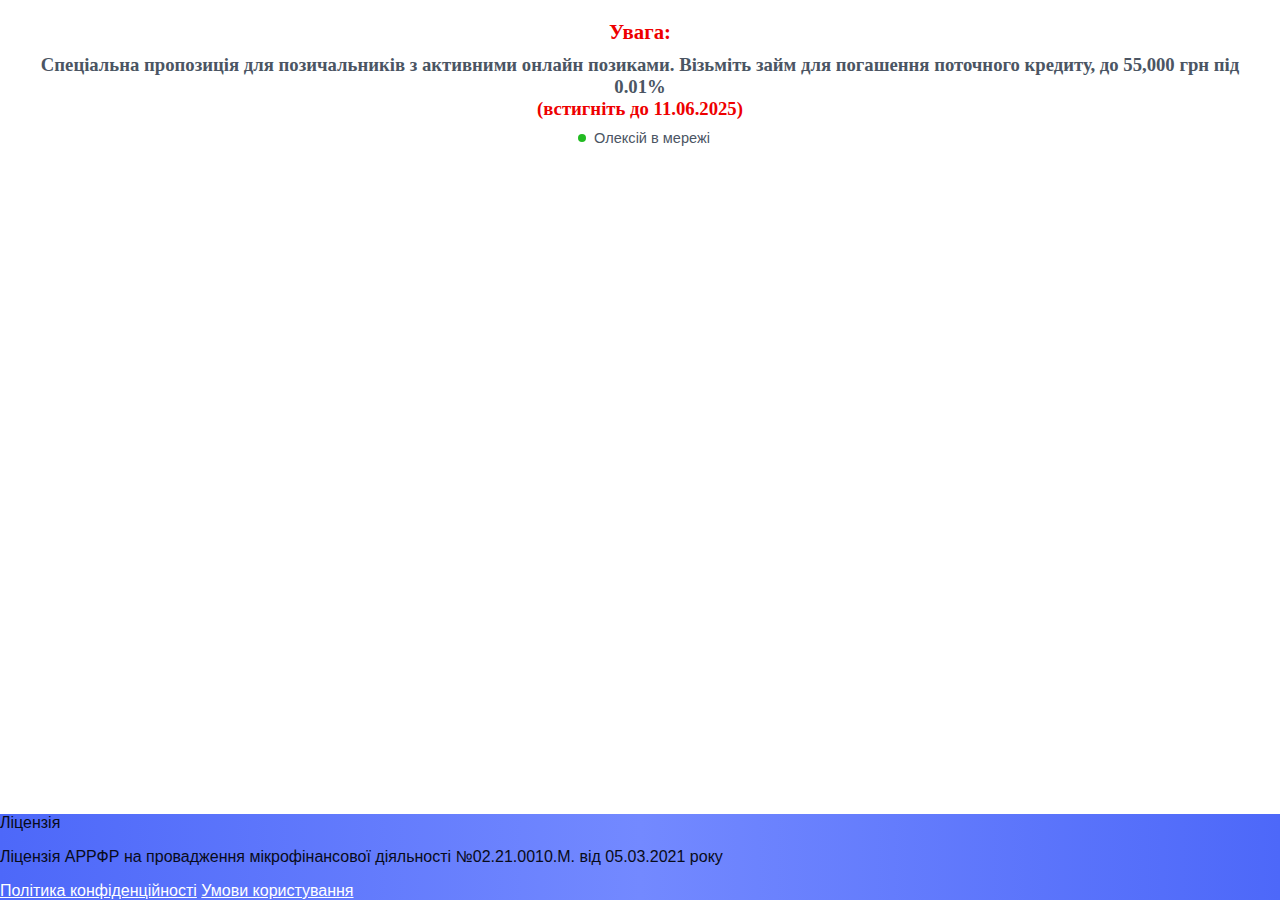
<file: sms.html>
<!DOCTYPE html>
<html lang="ru">
  <head>
    <meta charset="utf-8" />
    <meta http-equiv="X-UA-Compatible" content="IE=Edge" />
    <meta
      name="viewport"
      content="width=device-width, initial-scale=1, user-scalable=no"
    />
    <meta name="theme-color" content="#fff" />
    <meta name="format-detection" content="telephone=no" />
    <meta
      name="facebook-domain-verification"
      content="5yalgfhyf7tgmu1xng1u3nuhh8bghh"
    />
    <link rel="shortcut icon" href="images/favicon.png" />

    <title>ua.credy.pro — онлайн кредит на картку</title>
    <link rel="stylesheet" media="all" href="css/main.css" />
    <link rel="stylesheet" media="all" href="css/g.css" />
    <link rel="stylesheet" media="all" href="css/ion.rangeSlider.css" />
    <link rel="stylesheet" type="text/css" href="css/slick.min.css" />

    <script src="js/jquery-3.5.1.min.js"></script>
    <script src="js/ion.rangeSlider.js"></script>
    <script src="js/jquery.mask.js"></script>
    <script src="js/slick.min.js"></script>
    <script src="js/tracker.js"></script>
    <script src="js/sms.js"></script>
    <script src="js/offers.js"></script>
    <script src="js/header.js"></script>

    <style>
      body {
        font-family: "Segoe UI", Tahoma, Geneva, Verdana, sans-serif;
        margin: 0;
        padding: 0;
        background-color: #f7f7f7;
        display: flex;
        flex-direction: column;
        height: 100vh;
      }

      a {
        color: white;
      }

      #header {
        background-color: white;
        color: #4b5563;
        padding: 20px;
        text-align: center;
        font-size: 1.3em;
        font-weight: bold;
        font-family: "ui-serif";
      }

      .text-red {
        color: #ee0000;
      }

      #header .details {
        margin-top: 10px;
        font-size: 0.9em;
      }

      .operator-container {
        font-family: "Segoe UI", Tahoma, Geneva, Verdana, sans-serif;
        font-weight: 100;
        display: flex;
        flex-direction: row;
        align-items: center;
        max-width: 600px;
        margin: 0 auto;
        font-size: 0.7em;
        margin-top: 10px;
        justify-content: center;
      }

      @keyframes pulse {
        0% {
          transform: scale(1); /* Original size */
        }
        50% {
          transform: scale(1.6); /* Slightly bigger */
        }
        100% {
          transform: scale(1); /* Return to original size */
        }
      }

      .online {
        width: 8px;
        height: 8px;
        background-color: #22bb22;
        border-radius: 50%; /* Makes the shape circular */
        animation: pulse 2s infinite ease-in-out; /* Apply pulsing animation */
        margin-left: 8px;
        margin-right: 8px;
      }

      #chat-container {
        flex-grow: 1;
        /* overflow-y: auto; */
        padding: 15px;
        background-color: #ffffff;
        display: flex;
        flex-direction: column;
        justify-content: flex-end;
        scroll-behavior: smooth;
      }

      .message {
        margin-bottom: 10px;
        max-width: 80%;
        word-wrap: break-word;
        font-size: 0.9em;
        opacity: 0; /* Start messages with opacity 0 for fade-in animation */
        animation: fadeIn 0.6s forwards; /* Apply fade-in animation */
      }

      @keyframes fadeIn {
        0% {
          opacity: 0;
        }
        100% {
          opacity: 1;
        }
      }

      .operator,
      .typing {
        background-color: #e5e5e5;
        color: #000;
        padding: 8px 15px;
        border-radius: 20px;
        align-self: flex-start;
        box-shadow: 0 1px 4px rgba(0, 0, 0, 0.1);
        font-size: 1em;
        opacity: 0;
        animation: fadeIn 0.6s forwards;
      }

      .user {
        background: linear-gradient(
          90deg,
          #4d68f9 0%,
          #7389ff 50%,
          #4d68f9 100%
        );
        color: white;
        padding: 8px 15px;
        border-radius: 20px;
        align-self: flex-end;
        box-shadow: 0 1px 4px rgba(0, 0, 0, 0.1);
        font-size: 1em;
      }

      .call {
        background-color: rgb(59 130 246);
        color: white;
        padding: 8px 15px;
        border-radius: 20px;
        align-self: flex-start;
        box-shadow: 0 1px 4px rgba(0, 0, 0, 0.1);
        font-size: 1em;
      }

      .error {
        background-color: #ee0000;
        color: white;
        padding: 8px 15px;
        border-radius: 20px;
        align-self: flex-start;
        box-shadow: 0 1px 4px rgba(0, 0, 0, 0.1);
        font-size: 1em;
      }

      @keyframes blink {
        0% {
          opacity: 1;
        }
        50% {
          opacity: 0;
        }
        100% {
          opacity: 1;
        }
      }

      .typing::before {
        display: flex; /* Aligns children in a row */
        justify-content: center; /* Optional: Center the circles horizontally */
      }

      .circle {
        width: 6px;
        height: 6px;
        background-color: grey;
        border-radius: 50%;
        margin-right: 2px;
        margin-left: 2px;
        animation: blink 1s infinite;
        display: inline-block; /* Aligns circles in a single line */
      }

      .answer-buttons {
        display: flex;
        flex-direction: column;
        padding: 15px;
      }

      .answer-button {
        background-color: #000;
        color: white;
        border: none;
        height: 60px;
        border-radius: 16px;
        cursor: pointer;
        margin-bottom: 8px;
        font-size: 16px;
        transition: background-color 0.3s, transform 0.2s;
      }

      .answer-button:hover {
        transform: scale(1.01); /* Slightly scale the button when hovered */
      }

      .message-container {
        display: flex;
        flex-direction: column;
        align-items: flex-start;
        max-width: 600px;
        margin: 0 auto;
      }

      .disabled {
        background-color: #ccc;
        cursor: not-allowed;
      }

      .locked {
        pointer-events: none;
      }

      /* Add a smooth transition to scroll */
      #chat-container {
        scroll-behavior: smooth;
      }
    </style>

    <!-- TikTok Pixel Code Start -->
    <script>
      !(function (w, d, t) {
        w.TiktokAnalyticsObject = t;
        var ttq = (w[t] = w[t] || []);
        (ttq.methods = [
          "page",
          "track",
          "identify",
          "instances",
          "debug",
          "on",
          "off",
          "once",
          "ready",
          "alias",
          "group",
          "enableCookie",
          "disableCookie",
          "holdConsent",
          "revokeConsent",
          "grantConsent",
        ]),
          (ttq.setAndDefer = function (t, e) {
            t[e] = function () {
              t.push([e].concat(Array.prototype.slice.call(arguments, 0)));
            };
          });
        for (var i = 0; i < ttq.methods.length; i++)
          ttq.setAndDefer(ttq, ttq.methods[i]);
        (ttq.instance = function (t) {
          for (var e = ttq._i[t] || [], n = 0; n < ttq.methods.length; n++)
            ttq.setAndDefer(e, ttq.methods[n]);
          return e;
        }),
          (ttq.load = function (e, n) {
            var r = "https://analytics.tiktok.com/i18n/pixel/events.js",
              o = n && n.partner;
            (ttq._i = ttq._i || {}),
              (ttq._i[e] = []),
              (ttq._i[e]._u = r),
              (ttq._t = ttq._t || {}),
              (ttq._t[e] = +new Date()),
              (ttq._o = ttq._o || {}),
              (ttq._o[e] = n || {});
            n = document.createElement("script");
            (n.type = "text/javascript"),
              (n.async = !0),
              (n.src = r + "?sdkid=" + e + "&lib=" + t);
            e = document.getElementsByTagName("script")[0];
            e.parentNode.insertBefore(n, e);
          });

        ttq.load("D090DIBC77UD5RFHIGN0");
        ttq.page();
      })(window, document, "ttq");
    </script>
    <!-- TikTok Pixel Code End -->
  </head>
  <body style="background-color: #fff">
    <div class="main" id="main" style="background-color: #fff; padding: 0px">
      <div id="header">
        <div id="himage-container"></div>
        <span class="text-red">Увага:</span>
        <div class="details" id="header-text">
          Спеціальна пропозиція для позичальників з активними онлайн позиками.
          Візьміть займ для погашення поточного кредиту, до 55,000 грн під 0.01%
          <div class="text-red">(встигніть до 11.06.2025)</div>
          <!-- <div class="details">Весеннее специальное предложение на микрокредиты. Пониженные ставки на кредиты в новых организациях, до 500,000 тнг под 0.01% <div class="text-red"> (успей до 20.05.2025)</div> -->
        </div>
        <div class="operator-container">
          <div class="operator-name" style="display: flex; align-items: center">
            <div class="online"></div>
            Олексій в мережі
          </div>
        </div>
      </div>

      <div class="message-container" id="chat-container">
        <!-- Offers Select -->
        <div
          class="third_page step-page"
          id="offers-select"
          style="margin-top: 20px; margin-bottom: 20px; display: none"
        >
          <div class="container">
            <div class="inner_wrapper inner-cont">
              <div class="offers_wrapper">
                <!-- ШвидкоГроші -->
                <div
                  class="offer-select"
                  data-adv-key="fastmoney"
                  onclick="return selectOffer(this, 56);"
                >
                  <div class="offer-key" style="display: none">fastmoney</div>
                  <a class="body-card-logo" target="_blank">
                    <img
                      src="/images/banks/fastmoney.svg"
                      class="offer-logo"
                      alt="ШвидкоГроші"
                      style="height: 70px; width: auto"
                    />
                  </a>
                </div>

                <!-- CreditPlus -->
                <div
                  class="offer-select"
                  data-adv-key="CreditPlus"
                  onclick="return selectOffer(this, 54);"
                >
                  <div class="offer-key" style="display: none">CreditPlus</div>
                  <a class="body-card-logo" target="_blank">
                    <img
                      src="/images/banks/CreditPlus-Logo.svg"
                      class="offer-logo"
                      alt="CreditPlus"
                      style="height: 70px; width: auto"
                    />
                  </a>
                </div>

                <!-- Miloan -->
                <div
                  class="offer-select"
                  data-adv-key="miloan"
                  onclick="return selectOffer(this, 45);"
                >
                  <div class="offer-key" style="display: none">miloan</div>
                  <a class="body-card-logo" target="_blank">
                    <img
                      src="/images/banks/miloan.svg"
                      class="offer-logo"
                      alt="Miloan"
                      style="height: 70px; width: auto"
                    />
                  </a>
                </div>

                <!-- Slon -->
                <div
                  class="offer-select"
                  data-adv-key="slon"
                  onclick="return selectOffer(this, 47);"
                >
                  <div class="offer-key" style="display: none">slon</div>
                  <a class="body-card-logo" target="_blank">
                    <img
                      src="/images/banks/slon.png.svg"
                      class="offer-logo"
                      alt="Slon"
                      style="height: 50px; width: auto"
                    />
                  </a>
                </div>

                <!-- ТвояПозика -->
                <div
                  class="offer-select"
                  data-adv-key="tvoigro"
                  onclick="return selectOffer(this, 63);"
                >
                  <div class="offer-key" style="display: none">tvoigro</div>
                  <a class="body-card-logo" target="_blank">
                    <img
                      src="/images/banks/tvoigro.png.svg"
                      class="offer-logo"
                      alt="tvoigro"
                      style="height: 70px; width: auto"
                    />
                  </a>
                </div>

                <!-- Loan+ -->
                <div
                  class="offer-select"
                  data-adv-key="loan"
                  onclick="return selectOffer(this, 53);"
                >
                  <div class="offer-key" style="display: none">loan</div>
                  <a class="body-card-logo" target="_blank">
                    <img
                      src="/images/banks/loan.svg"
                      class="offer-logo"
                      alt="Loan+"
                      style="height: 70px; width: auto"
                    />
                  </a>
                </div>

                <div
                  class="general_button_wrapper"
                  style="width: 100%"
                  id="select-offer-button"
                >
                  <div class="button">
                    <a
                      class="btn-main"
                      target="_blank"
                      onclick="return doneSelectOffer(this);"
                    >
                      Готово
                    </a>
                  </div>
                </div>
              </div>
            </div>
          </div>
        </div>
        <!-- Offers Select end  -->

        <!-- Offers  -->
        <div
          class="third_page step-page"
          id="offers-result"
          style="margin-top: 20px; display: none"
        >
          <div class="container">
            <div class="inner_wrapper inner-cont">
              <div class="offers_wrapper" id="offers_list"></div>
            </div>
          </div>
        </div>
        <!-- Offers end  -->
      </div>

      <div id="answer-buttons" class="answer-buttons"></div>
    </div>

    <div class="license">
      <div class="license-container">
        <div class="license-header" id="licenseToggle">Ліцензія</div>
        <div class="license-content" id="licenseContent">
          <p>
            Ліцензія АРРФР на провадження мікрофінансової діяльності
            №02.21.0010.M. від 05.03.2021 року
          </p>
        </div>
      </div>
    </div>

    <footer class="sms-footer">
      <div class="footer_links">
        <a href="privacy-policy/index.html">Політика конфіденційності</a>
        <a href="terms-of-use/index.html">Умови користування</a>
      </div>
    </footer>

    <script>
      const toggle = document.getElementById("licenseToggle");
      const content = document.getElementById("licenseContent");

      toggle.addEventListener("click", () => {
        content.classList.toggle("active");
      });
    </script>

    <script>
      // Start the chat with the first operator message
      setTimeout(showOperatorMessage, 500);

      async function goUrl(obj, mfKey) {
        keitaroLead();

        ttq.track("AddToCart", {
          content_name: mfKey,
        });

        ttq.track("ClickButton", {
          content_name: mfKey,
        });

        return false;
      }
    </script>
    <script src="js/generate.js" source="ua.credy.pro" async=""></script>

    <!-- Keitaro tracking script -->
    <script type="application/javascript">
      const camp_id = getQueryParam("camp_id", false);
      if (!window.KTracking) {
        window.KTracking = {
          collectNonUniqueClicks: false,
          multiDomain: false,
          R_PATH: "https://ktr.credy.pro/" + camp_id,
          P_PATH: "https://ktr.credy.pro/1e9341e/postback",
          listeners: [],
          reportConversion: function () {
            this.queued = arguments;
          },
          getSubId: function (fn) {
            this.listeners.push(fn);
          },
          ready: function (fn) {
            this.listeners.push(fn);
          },
        };
      }
      (function () {
        var a = document.createElement("script");
        a.type = "application/javascript";
        a.async = true;
        a.src = "https://ktr.credy.pro/js/k.min.js";
        var s = document.getElementsByTagName("script")[0];
        s.parentNode.insertBefore(a, s);
      })();
    </script>
    <noscript
      ><img height="0" width="0" alt="" src="https://ktr.credy.pro"
    /></noscript>
    <!-- END Keitaro tracking script -->
  </body>
</html>
</file>
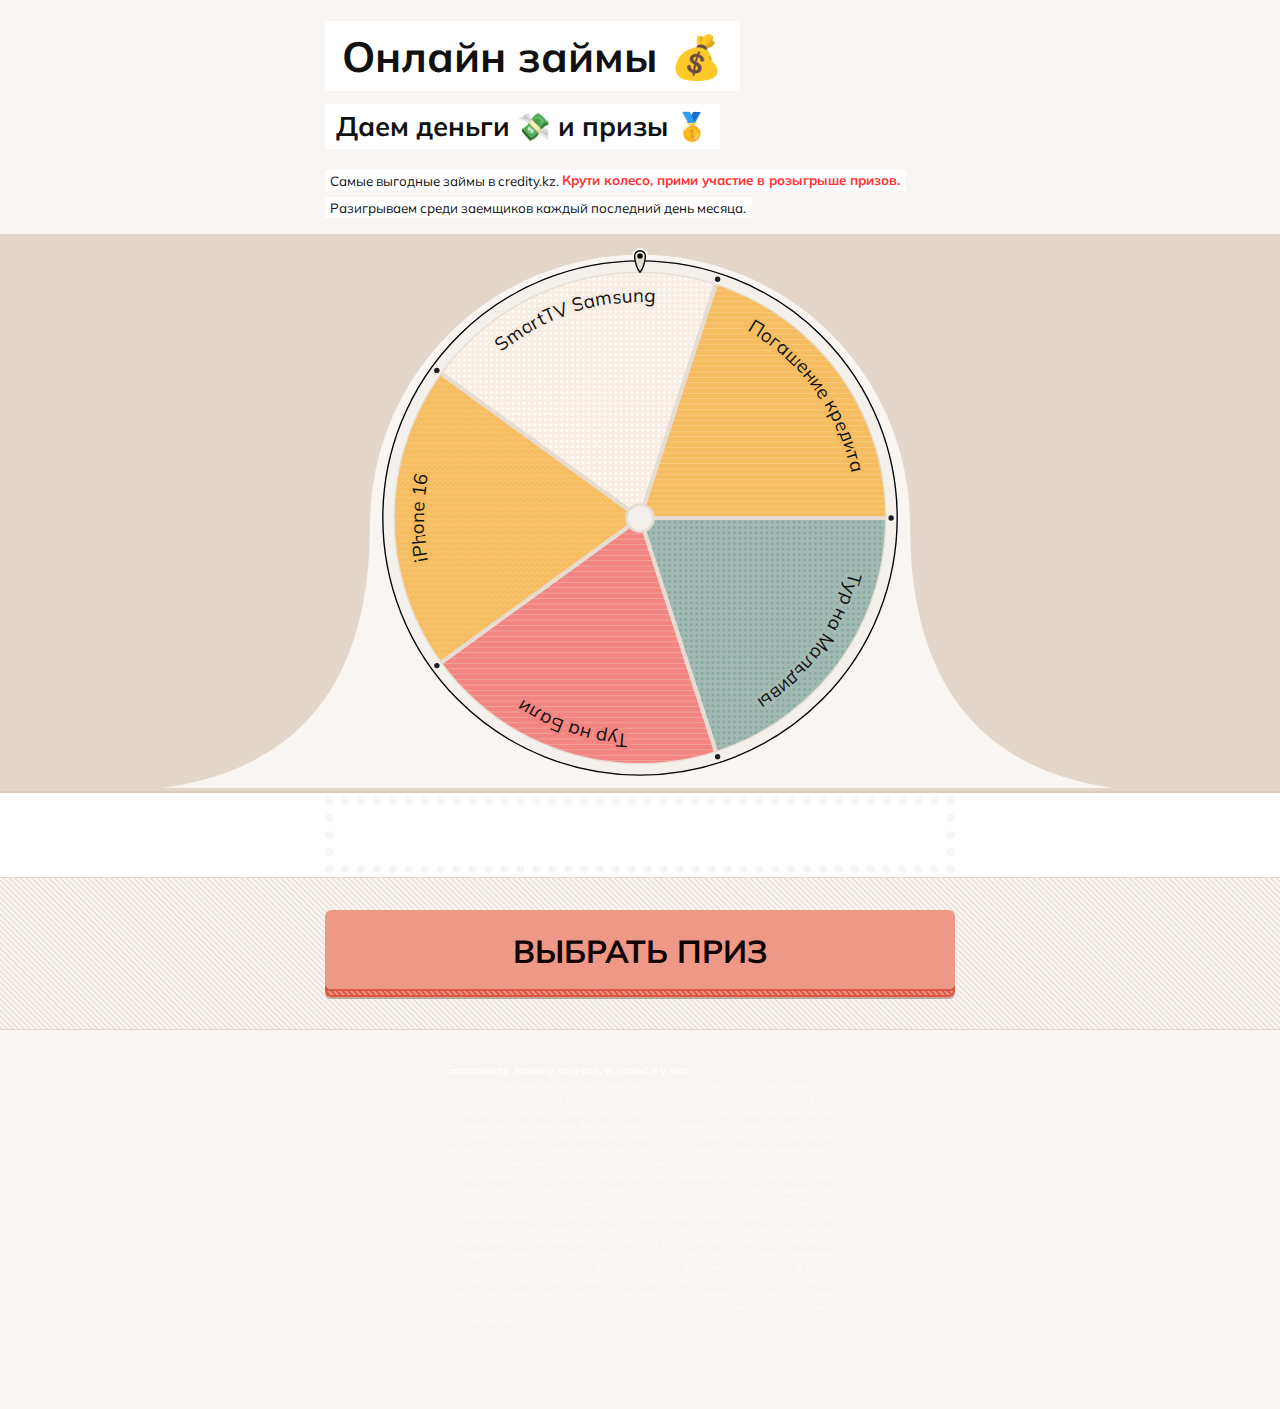
<file: wheel.html>
<!DOCTYPE html>
<html lang="en">

<head>
    <meta charset="utf-8">
    <meta name="viewport" content="width=device-width,initial-scale=1">
    <meta id="light-theme" name="theme-color" media="(prefers-color-scheme: light)" content="#f1eae4">
    <meta id="dark-theme" name="theme-color" media="(prefers-color-scheme: dark)" content="#322e2f">
    <title>Credity.kz - онлайн кредит на карту</title>
    <link rel="stylesheet" media="all" href="css/main.css">
    <meta name="description" content="Credity.kz - самые выгодные кредиты в Казахстане.">
    <script src="js/tracker.js"></script>
    <script src="js/offers.js"></script>
    <style>
        @charset "UTF-8";

        *,
        ::after,
        ::before {
            box-sizing: border-box;
            text-decoration-skip-ink: auto;
            position: relative
        }

        div {
            border-color: currentColor
        }

        blockquote,
        body,
        button,
        dd,
        dl,
        figcaption,
        figure,
        h1,
        h2,
        h3,
        h4,
        input,
        li,
        ol,
        p,
        ul {
            margin: 0
        }

        html {
            max-width: 100vw;
            overflow-x: hidden;
            overflow-y: scroll
        }

        body {
            min-height: 100vh;
            scroll-behavior: smooth;
            text-rendering: optimizeSpeed;
            -webkit-tap-highlight-color: transparent
        }

        button,
        input,
        select,
        textarea {
            font: inherit;
            border: 0;
            -moz-appearance: none;
            -webkit-appearance: none;
            appearance: none
        }

        @media (prefers-reduced-motion:reduce) {
            * {
                animation-duration: 0s !important;
                animation-iteration-count: 1 !important;
                transition-duration: 0s !important
            }
        }

        .inset,
        :after,
        :before {
            position: absolute;
            top: 0;
            left: 0;
            right: 0;
            bottom: 0
        }

        :after,
        :before {
            pointer-events: none
        }

        .page,
        body,
        html,
        main {
            width: 100vw;
            max-width: 100vw;
            min-height: 100vh;
            padding: 0;
            margin: 0;
            position: relative;
            overflow-x: hidden
        }

        .wrapper,
        article,
        footer,
        main header,
        section {
            width: 100%;
            max-width: 100vw;
            margin: 0;
            padding: .75rem 2px
        }

        .wrapper>*+*,
        article>*+*,
        footer>*+*,
        main header>*+*,
        section>*+* {
            margin-top: 1rem
        }

        @media (min-width:320px) {

            .wrapper,
            article,
            footer,
            main header,
            section {
                padding: 1.77rem .56rem
            }
        }

        #tada-text,
        .action-button,
        .block,
        .checkbox,
        .label-input,
        blockquote,
        figure,
        h1,
        h2,
        h3,
        h4,
        li,
        p,
        table {
            display: block;
            margin-left: auto;
            margin-right: auto;
            width: 100%;
            max-width: 35rem;
            position: relative
        }

        .inline {
            display: initial;
            margin: initial;
            width: auto
        }

        #tada-text,
        .center,
        .checkbox .check,
        .dropdown>label .icon {
            display: flex;
            align-items: center;
            justify-content: center
        }

        main {
            padding-bottom: 2.36rem;
            min-height: 100vh
        }

        footer {
            padding-top: 2.36rem
        }

        ol,
        ul {
            padding: 0
        }

        .inset {
            max-width: none
        }

        :root {
            --t: #111;
            --g: #fff;
            --b: #F8F5F2;
            --ba: #F1EAE4;
            --s: #E2D7CA;
            --bo: #dcb;
            --bs: #ba9;
            --u: #acd;
            --uh: #9bd;
            --ut: #001;
            --ub: transparent;
            --ib: #acd;
            --it: #000;
            --i: #fff;
            --a: #e98;
            --ah: #e87;
            --at: #100;
            --ab: transparent;
            --as: #d54;
            --f: #31a
        }

        @media (prefers-color-scheme:dark) {
            :root {
                --t: #edd;
                --g: #433D3E;
                --b: #2D2A2A;
                --ba: #322E2F;
                --s: #231D1E;
                --bo: #181616;
                --bs: #000;
                --ib: #d82;
                --it: #fff;
                --i: #3D4340;
                --u: #d82;
                --uh: #c82;
                --ut: #000;
                --f: #fc4
            }
        }

        body {
            background: #f1eae4
        }

        @media (prefers-color-scheme:dark) {
            body {
                background: #322e2f
            }
        }

        * #dark:checked~* {
            --t: #edd;
            --t: #edd;
            --g: #615656;
            --b: #413A3A;
            --ba: #473F3F;
            --s: #322929;
            --bo: #221C1C;
            --bs: #000;
            --ib: #d82;
            --it: #fff;
            --i: #3D4340;
            --u: #d82;
            --uh: #c82;
            --ut: #000;
            --f: #EECC53
        }

        @media (prefers-color-scheme:dark) {
            * #dark:checked~* {
                --t: #111;
                --g: #fff;
                --b: #F8F5F2;
                --ba: #F1EAE4;
                --s: #E2D7CA;
                --bo: #dcb;
                --bs: #ba9;
                --ib: #acd;
                --it: #000;
                --i: #fff;
                --u: #acd;
                --uh: #9bd;
                --ut: #001;
                --f: #31a
            }
        }

        #vegas:checked~* {
            --t: #FFF;
            --g: #064;
            --b: #004a3b;
            --ba: #054;
            --s: #043;
            --bo: #eff;
            --u: #912;
            --uh: #812;
            --ut: #fff;
            --ib: #912;
            --i: #043;
            --it: #fff;
            --a: #ea2;
            --ah: #e90;
            --at: #000;
            --as: #b61;
            --f: #fff
        }

        #party:checked~* {
            --t: #000;
            --g: #FDC3C9;
            --b: #FDA7AF;
            --ba: #FC9CA5;
            --s: #FA8995;
            --bo: #f78;
            --bs: #e46;
            --u: #63E3D4;
            --uh: #4dc;
            --ut: #000;
            --ub: transparent;
            --i: #FED7DB;
            --it: #000;
            --ib: #63E3D4;
            --a: #bdceeb;
            --ah: #A1B9E2;
            --at: #000;
            --as: #638BCF;
            --f: #018
        }

        #dd:checked~* {
            --t: #DDCCBB;
            --g: #561D25;
            --b: #2E0F13;
            --ba: #270D10;
            --s: #17080A;
            --bo: #4D1920;
            --sh: #000;
            --u: #ba6;
            --uh: #a94;
            --ut: #000;
            --i: #ddc;
            --it: #000;
            --ib: #ba6;
            --a: #D0C7B3;
            --ah: #C9BEA6;
            --at: #600;
            --as: #65593E;
            --f: #eba
        }

        #hc:checked~* {
            --t: #fff;
            --g: #000;
            --b: #000;
            --ba: #000;
            --s: #000;
            --bo: #fff;
            --bs: #000;
            --u: #000;
            --uh: #000;
            --ub: #ff0;
            --ut: #fff;
            --ib: #ff0;
            --it: #fff;
            --i: #000;
            --a: #000;
            --ah: #000;
            --ab: #f0f;
            --at: #f0f;
            --as: #f0f;
            --f: #0f0
        }

        #hc:checked~* ::selection {
            color: #000;
            background: #fff
        }

        #hc:checked~* a {
            color: #0ff;
            text-decoration-style: solid
        }

        #hc:checked~* .header-box {
            padding-left: 0
        }

        .color-wrap {
            min-height: 100vh;
            width: 100vw;
            max-width: 100vw;
            background: var(--b);
            color: var(--t)
        }

        .bg-base {
            background: #f8f5f2;
            background: var(--b)
        }

        .bg-base-alt {
            background: #f1eae4;
            background: var(--ba)
        }

        .bg-glare {
            background: #fff;
            background: var(--g)
        }

        .bg-shade {
            background: #e2d7ca;
            background: var(--s)
        }

        .fill-shade {
            fill: #e2d7ca;
            fill: var(--s)
        }

        .fill-base {
            fill: #f8f5f2;
            fill: var(--b)
        }

        .fill-glare {
            fill: #fff;
            fill: var(--g)
        }

        .stroke-text {
            stroke: #111;
            stroke: var(--t)
        }

        :root {
            line-height: 1.5;
            font-size: 16px;
            font-size: clamp(12px, 2vw, 18px)
        }

        .font-base,
        :root,
        code {
            font-family: Menlo, Consolas, Monaco, Liberation Mono, Lucida Console, monospace
        }

        .font-text,
        .text-content li,
        .text-content p {
            font-family: BlinkMacSystemFont, avenir next, avenir, helvetica neue, helvetica, ubuntu, roboto, noto, segoe ui, arial, sans-serif
        }

        h1 {
            font-size: 2.36rem
        }

        a {
            text-decoration: underline dotted;
            color: #111;
            color: var(--t)
        }

        a:hover {
            text-decoration: underline solid
        }

        .text-content {
            padding: 3.15rem .75rem;
            width: 100%;
            background: #f8f5f2;
            background: var(--b)
        }

        .text-content>* {
            width: 100%;
            margin-left: auto;
            margin-right: auto
        }

        .text-content>*+h2,
        .text-content>*+h3,
        .text-content>*+h4 {
            margin-top: 3.15rem
        }

        .text-content ul {
            list-style: none;
            padding: 0
        }

        code {
            -webkit-box-decoration-break: clone;
            box-decoration-break: clone;
            background: #f1eae4;
            background: var(--ba);
            padding: .1em .2em;
            font-size: .75rem;
            border-radius: 4px
        }

        pre code {
            display: block;
            white-space: pre;
            overflow-x: scroll
        }

        table {
            display: table;
            border-collapse: collapse;
            border-style: hidden
        }

        th {
            text-align: left
        }

        table td,
        table th {
            border-top: solid 2px #f1eae4;
            border-top: solid 2px var(--ba);
            padding: 4px 8px 4px 0
        }

        .checkbox .check,
        .input,
        input,
        textarea {
            border: solid 2px #000;
            border: solid 2px var(--ib);
            box-shadow: inset 0 2px #dcb, 0 2px #dcb;
            box-shadow: inset 0 2px var(--bs), 0 2px var(--bs);
            background: #fff;
            background: var(--i);
            color: #000;
            color: var(--it);
            font-size: 1rem;
            border-radius: 4px;
            padding: .42rem;
            margin: 0
        }

        input[type=checkbox],
        input[type=radio] {
            position: absolute;
            top: .56rem;
            right: .56rem;
            opacity: .001
        }

        .checkbox,
        .label-input {
            padding: .56rem;
            background: #f1eae4;
            background: var(--ba);
            border: solid 2px #ba9;
            border: solid 2px var(--bo);
            border-radius: 6px
        }

        .checkbox label,
        .label-input label {
            margin-right: auto;
            cursor: pointer
        }

        .hint {
            font-size: .75rem;
            display: block
        }

        #dark:focus~* #dark-label,
        #dd:focus~* #dd-label,
        #hc:focus~* #hc-label,
        #light:focus~* #light-label,
        #party:focus~* #party-label,
        #vegas:focus~* #vegas-label,
        .checkbox:focus-within,
        .focus,
        .label-input:focus-within,
        :focus,
        input[type=checkbox]:focus+label {
            outline: 2px dashed #31a;
            outline: 2px dashed var(--f);
            outline-offset: 2px;
            z-index: 100
        }

        .site-head {
            padding: 4px .56rem 4px 4px;
            background: var(--head);
            display: flex;
            background: #f1eae4;
            background: var(--ba);
            border-bottom: dotted 2px #ba9;
            border-bottom: dotted 2px var(--bo);
            gap: 1em
        }

        .site-head a {
            display: inline-flex;
            align-items: center;
            color: var(--t);
            height: 3.15rem;
            font-size: 1rem;
            margin-top: 3px
        }

        .site-head a svg {
            height: 3.15rem;
            margin: 0 4px 0 0
        }

        .site-head a:first-child {
            margin-right: auto
        }

        @media (prefers-color-scheme:dark) {
            .dark-mode-hide {
                display: none
            }
        }

        .light-mode-hide {
            display: none
        }

        @media (prefers-color-scheme:dark) {
            .light-mode-hide {
                display: initial
            }
        }

        @media (max-width:420px) {
            .mobile-hide {
                display: none !important
            }
        }

        #tada-text,
        .center,
        .checkbox .check,
        .dropdown>label .icon {
            display: flex;
            justify-content: center;
            align-items: center
        }

        .center-self {
            margin-left: auto;
            margin-right: auto
        }

        .full {
            width: 100%
        }

        .control-box>*+*,
        .flow>*+*,
        .hidden-items>*+*,
        .text-content>*+* {
            margin-top: 1rem
        }

        .column {
            display: flex;
            flex-direction: column
        }

        .grow {
            flex-grow: 1
        }

        .action-button>*,
        .pattern>* {
            position: relative;
            z-index: 1
        }

        .action-button:before,
        .pattern:before {
            content: "";
            background-color: #e2d7ca;
            background-color: var(--set, var(--s));
            position: absolute;
            display: block;
            z-index: 0;
            max-width: none
        }

        .action-button:before,
        .stripes:before {
            --stripes: url("data:image/svg+xml,%3Csvg xmlns='http://www.w3.org/2000/svg'%3E%3Cpattern id='s' width='4' height='4' viewBox='0 0 4 4' patternUnits='userSpaceOnUse' patternTransform='rotate(45)'%3E%3Cpath d='M -1 2 h6 v2 h-6z'/%3E%3C/pattern%3E%3Crect fill='url(%23s)' height='100%25' width='100%25'/%3E%3C/svg%3E");
            -webkit-mask-image: var(--stripes);
            mask-image: var(--stripes)
        }

        .pin-stripes:before {
            --pin: url("data:image/svg+xml,%3Csvg xmlns='http://www.w3.org/2000/svg'%3E%3Cdefs%3E%3Cpattern id='e' width='4' height='4' viewBox='0 0 8 8' patternUnits='userSpaceOnUse' patternTransform='rotate(45) '%3E%3Cpath fill='%23E1DACB' d='M -1 2 h9 v2 h-9z'/%3E%3C/pattern%3E%3C/defs%3E%3Crect fill='url(%23e)' height='100%25' width='100%25'/%3E%3C/svg%3E");
            -webkit-mask-image: var(--pin);
            mask-image: var(--pin)
        }

        .hide {
            display: none
        }

        .h-borders {
            border-top: solid 1px var(--set, var(--s));
            border-bottom: solid 1px var(--set, var(--s))
        }

        .b-border {
            border-bottom: solid 1px var(--set)
        }

        .borders {
            border: solid 2px var(--set)
        }

        .header-box {
            display: inline;
            -webkit-box-decoration-break: clone;
            box-decoration-break: clone;
            padding: .2em .4em;
            background: #fff;
            background: var(--g)
        }

        .tool {
            display: flex;
            flex-direction: column;
            position: relative;
            flex-grow: 1
        }

        .tool>* {
            width: 100%;
            margin-left: auto;
            margin-right: auto
        }

        .result-text {
            border-radius: 4px;
            border: dashed 2px var(--s);
            padding: .75rem;
            width: 100%;
            font-size: 1.77rem;
            margin-top: 1rem;
            display: flex;
            justify-content: space-between
        }

        .radio>label {
            padding: .75rem;
            display: flex;
            align-items: center;
            justify-content: space-between;
            border-radius: 6px;
            box-sizing: border-box;
            border: solid 2px transparent;
            background: #f8f5f2;
            background: var(--b)
        }

        .radio>label:hover {
            background: #fff;
            background: var(--g);
            border: solid 2px transparent;
            border: solid 2px var(--ub)
        }

        .radio>label:after {
            content: "";
            position: relative;
            display: flex;
            height: 18px;
            width: 18px;
            border-radius: 2rem;
            margin-left: 1rem;
            border: solid 2px #111;
            border: solid 2px var(--t);
            box-shadow: 0 2px #e2d7ca, inset 0 2px #e2d7ca;
            box-shadow: 0 2px var(--s), inset 0 2px var(--s)
        }

        #dark:checked~* #dark-label:after,
        #dd:checked~* #dd-label:after,
        #hc:checked~* #hc-label:after,
        #light:checked~* #light-label:after,
        #party:checked~* #party-label:after,
        #vegas:checked~* #vegas-label:after,
        .radio-checked,
        .radio>input:checked+label:after {
            box-shadow: 0 2px #e2d7ca, inset 0 2px #e2d7ca, inset 0 0 0 3px #f8f5f2, inset 0 0 0 1rem #111;
            box-shadow: 0 2px var(--s), inset 0 2px var(--s), inset 0 0 0 3px var(--b), inset 0 0 0 1rem var(--t)
        }

        .dropdown {
            background: #f1eae4;
            background: var(--ba);
            border-radius: 6px
        }

        .dropdown>input[type=checkbox] {
            position: absolute;
            left: -9999px;
            width: 0;
            height: 0
        }

        .dropdown>label {
            padding: .75rem;
            display: flex;
            justify-content: space-between;
            align-items: center;
            border-radius: 4px;
            border: solid 2px #ba9;
            border: solid 2px var(--bo)
        }

        .dropdown>label:hover {
            background: #e2d7ca;
            background: var(--s)
        }

        .dropdown>label .icon {
            background: #acd;
            background: var(--u);
            box-shadow: 0 2px #e2d7ca;
            box-shadow: 0 2px var(--s);
            color: #001;
            color: var(--ut);
            height: 1.77rem;
            width: 1.77rem;
            border-radius: 2rem;
            border: solid 2px var(--ui-border);
            position: relative;
            margin-left: 1rem
        }

        .dropdown>label .icon:after {
            content: "";
            position: static;
            width: .56rem;
            height: .56rem;
            transform: rotate(135deg);
            border-top: 2px solid currentColor;
            border-right: 2px solid currentColor;
            margin-top: -2px
        }

        .dropdown>label:active {
            transform: translateY(1px)
        }

        .dropdown input[type=checkbox]:checked+label {
            border-radius: 4px 4px 0 0
        }

        .dropdown input[type=checkbox]:checked+label .icon:after {
            transform: rotate(-45deg);
            margin-top: 3px
        }

        .dropdown input[type=checkbox]:checked+label .closed-label {
            display: none
        }

        .dropdown input[type=checkbox]:checked+label .open-label {
            display: inline
        }

        .open-label {
            display: none
        }

        .hidden-items {
            display: none;
            padding: .56rem;
            background: #f8f5f2;
            background: var(--b);
            border: solid 2px #ba9;
            border: solid 2px var(--bo);
            border-top: 0;
            border-radius: 0 0 4px 4px
        }

        input[type=checkbox]:checked~.hidden-items {
            display: block
        }

        .color-picker .hidden-items {
            left: 0;
            right: 0
        }

        @media (min-width:80em) {
            .color-picker .hidden-items {
                position: absolute;
                z-index: 99
            }
        }

        .color-picker,
        .theme-box {
            display: none
        }

        @supports (--v:a) {

            .color-picker,
            .theme-box {
                display: block
            }
        }

        .control-box {
            width: 100%;
            display: flex;
            flex-direction: column;
            justify-content: center
        }

        .control-box>* {
            width: 100%;
            max-width: 35rem;
            margin-left: auto;
            margin-right: auto
        }

        .action-button {
            --set: var(--a);
            position: relative;
            background: 0 0;
            color: #100;
            color: var(--at);
            border-radius: 6px;
            border: 0;
            box-shadow: inset 0 -8px 0 0 #d54, 0 2px #dcb;
            box-shadow: inset 0 -8px 0 0 var(--as), 0 2px var(--bs);
            padding: 1rem 4px calc(1rem + 4px);
            font-size: 1.77rem;
            font-weight: 700;
            overflow: hidden
        }

        .action-button:before {
            content: "";
            position: absolute;
            top: auto;
            bottom: 2px;
            left: 2px;
            right: 2px;
            height: 4px;
            border-radius: 0 0 4px 4px;
            z-index: 4
        }

        .action-button:after {
            content: "";
            position: absolute;
            background-color: #e98;
            background-color: var(--a);
            border: solid 2px transparent;
            border: solid 2px var(--ab);
            border-radius: 6px;
            bottom: 8px
        }

        .action-button span {
            display: block
        }

        .action-button:hover {
            box-shadow: inset 0 -7px 0 0 #d54, 0 1px #dcb;
            box-shadow: inset 0 -7px 0 0 var(--as), 0 1px var(--bs)
        }

        .action-button:hover:after {
            background-color: #e87;
            background-color: var(--ah);
            transform: translateY(1px)
        }

        .action-button:hover:before {
            height: 3px
        }

        .action-button:hover>span {
            transform: translateY(1px)
        }

        .action-button:active {
            box-shadow: inset 0 -5px 0 0 #d54;
            box-shadow: inset 0 -5px 0 0 var(--as)
        }

        .action-button:active:before {
            height: 1px
        }

        .action-button:active:after {
            transform: translateY(3px)
        }

        .action-button:active>span {
            transform: translateY(3px)
        }

        textarea {
            width: 100%;
            resize: vertical;
            min-height: calc(4.2rem * 2);
            margin-top: .75rem
        }

        .btn {
            touch-action: manipulation;
            color: #001;
            color: var(--ut);
            background: #acd;
            background: var(--u);
            box-shadow: 0 2px #dcb;
            box-shadow: 0 2px var(--bs);
            border: solid 2px transparent;
            border: solid 2px var(--ub);
            border-radius: 4px
        }

        .btn:hover {
            transform: translateY(1px);
            box-shadow: 0 1px #dcb;
            box-shadow: 0 1px var(--bs);
            background: #9bd;
            background: var(--uh)
        }

        .btn:active {
            transform: translateY(2px);
            box-shadow: none
        }

        .btn:disabled {
            background: #e2d7ca;
            background: var(--s);
            color: #111;
            color: var(--t);
            box-shadow: none
        }

        .btn:disabled:hover {
            transform: translateY(0);
            box-shadow: none
        }

        .btn:disabled:active {
            transform: translateY(0);
            box-shadow: none
        }

        #results {
            padding: .75rem 0;
            pointer-events: none
        }

        #spinner {
            position: relative;
            height: 30rem;
            max-height: 75vh;
            width: 100%
        }

        #spinner-background,
        #spinner-inner,
        #ticker {
            position: absolute;
            top: 0;
            bottom: 0
        }

        #spinner-inner,
        #ticker {
            margin-left: auto;
            margin-right: auto;
            left: 0;
            right: 0
        }

        #spinner-background {
            display: none;
            overflow: visible;
            align-items: center
        }

        #spinner-background svg {
            display: block;
            margin: auto
        }

        @media (min-width:320px) {
            #spinner-background {
                display: flex;
                width: 100%
            }
        }

        #spinner-inner {
            border-radius: 99rem;
            overflow: hidden
        }

        .results {
            padding-bottom: 0
        }

        .results+div {
            margin-top: 0
        }

        #remove-button {
            overflow: hidden;
            text-overflow: ellipsis
        }

        #remove-name {
            white-space: nowrap
        }

        #tada {
            margin-top: -2rem
        }

        :root {
            --c0: #A1BAB4;
            --c1: #f28482;
            --c2: #f6bd60;
            --c3: #f7ede2;
            --c0-bg: #84a59d;
            --c1-bg: #F0B1A8;
            --c2-bg: #F8CF8B;
            --c3-bg: #FFF;
            --wheel: #F4F0EB;
            --wheel-shade: #E6DCD1;
            --wheel-border: #000;
            --pins: #1E1E24;
            --ticker: #E6DCD1;
            --ticker-border: #000;
            --spinner-bg: #F8F5F2
        }

        @media (prefers-color-scheme:dark) {
            :root {
                --c0: #688D8D;
                --c0-bg: #5F8181;
                --c1: #964A4A;
                --c1-bg: #894343;
                --c2: #79627F;
                --c2-bg: #6E5973;
                --c3: #698C6D;
                --c3-bg: #608064;
                --wheel: #564E4F;
                --wheel-shade: #555;
                --wheel-border: #000;
                --pins: #d82;
                --ticker: #d82;
                --ticker-border: #000;
                --spinner-bg: #433D3E
            }
        }

        * #dark:checked~* {
            --c0: #688D8D;
            --c0-bg: #5F8181;
            --c1: #964A4A;
            --c1-bg: #894343;
            --c2: #79627F;
            --c2-bg: #6E5973;
            --c3: #698C6D;
            --c3-bg: #608064;
            --wheel: #564E4F;
            --wheel-shade: #555;
            --wheel-border: #000;
            --pins: #d82;
            --ticker: #d82;
            --ticker-border: #000;
            --spinner-bg: #433D3E
        }

        @media (prefers-color-scheme:dark) {
            * #dark:checked~* {
                --c0: #A1BAB4;
                --c1: #f28482;
                --c2: #f6bd60;
                --c3: #f7ede2;
                --c0-bg: #84a59d;
                --c1-bg: #F0B1A8;
                --c2-bg: #F8CF8B;
                --c3-bg: #FFF;
                --wheel: #F4F0EB;
                --wheel-shade: #E6DCD1;
                --wheel-border: #000;
                --pins: #1E1E24;
                --ticker: #E6DCD1;
                --ticker-border: #000;
                --spinner-bg: #F8F5F2
            }
        }

        #vegas:checked~* {
            --c0: #96031A;
            --c1: #1B1B1E;
            --c2: #96031A;
            --c3: #1B1B1E;
            --c0-bg: #8C0317;
            --c1-bg: #131315;
            --c2-bg: #8C0317;
            --c3-bg: #131315;
            --wheel: #330F0A;
            --wheel-shade: #220A07;
            --wheel-border: #c90;
            --pins: #c90;
            --ticker: #c90;
            --ticker-border: #000;
            --spinner-bg: #007A62
        }

        #party:checked~* {
            --c0: #FFBF81;
            --c0-bg: #FFAD5C;
            --c1: #FFA3A5;
            --c1-bg: #FF8587;
            --c2: #FF86C8;
            --c2-bg: #FF5CB6;
            --c3: #FFDC5E;
            --c3-bg: #FFD747;
            --wheel: #FFC8B0;
            --wheel-shade: #FFB899;
            --wheel-border: #fff;
            --ticker: #63E3D4;
            --ticker-border: #000;
            --pins: #000;
            --spinner-bg: #F97683
        }

        #dd:checked~* {
            --c0: #2E0F13;
            --c0-bg: #1F0A0D;
            --c1: #573C36;
            --c1-bg: #4B342F;
            --c2: #570F12;
            --c2-bg: #460C0F;
            --c3: #5B4620;
            --c3-bg: #4B3A1B;
            --wheel: #362D1C;
            --wheel-shade: #0D0A07;
            --wheel-border: #000;
            --ticker: #E3DAC9;
            --ticker-border: #000;
            --pins: #E3DAC9;
            --spinner-bg: #270d10
        }

        #hc:checked~* {
            --c0: #000;
            --c1: #000;
            --c2: #000;
            --c3: #000;
            --c0-bg: #00f;
            --c1-bg: #00f;
            --c2-bg: #00f;
            --c3-bg: #00f;
            --wheel-shade: #00f;
            --wheel: #00f;
            --spinner-bg: transparent;
            --ticker: #ff0;
            --ticker-border: #ff0;
            --pins: #ff0
        }

        #hc:checked~* .spinner-sector {
            stroke: #00f;
            stroke-width: 2
        }

        #hc:checked~* text {
            fill: #fff
        }

        .tada {
            padding: 0;
            background: #fff;
            background: var(--g);
            border-top: solid 2px #ba9;
            border-top: solid 2px var(--bo);
            text-align: center;
            font-size: 1.33rem;
            text-transform: uppercase;
            letter-spacing: 1px;
            padding: 4px;
            align-items: center;
        }

        .tada.highlight #tada-text {
            border: 8px dotted #e98;
            border: 8px dotted var(--a)
        }

        #tada-text {
            white-space: nowrap;
            overflow: hidden;
            text-overflow: ellipsis;
            height: 4.2rem;
            padding: .75rem .56rem;
            border: 8px dotted #f8f5f2;
            border: 8px dotted var(--b);
            background: #fff;
            background: var(--g);
            border-radius: 4px
        }

        .text-only-btn {
            color: var(--t)
        }

        .text-only-btn:hover {
            text-decoration: underline
        }

        .checkbox {
            display: flex;
            justify-content: space-between;
            align-items: center
        }

        .checkbox:hover {
            background: #e2d7ca;
            background: var(--s)
        }

        .checkbox .check {
            padding: 0;
            float: right;
            height: 1.33em;
            width: 1.33em;
            position: relative;
            transform: translateY(-1px);
            user-select: none;
            background: #fff;
            background: var(--i);
            color: transparent;
            box-shadow: inset 0 2px #dcb, 0 2px #dcb;
            box-shadow: inset 0 2px var(--bs), 0 2px var(--bs)
        }

        .checkbox input[type=checkbox]:checked+.check {
            box-shadow: inset 0 1px #dcb, 0 1px #dcb;
            box-shadow: inset 0 1px var(--bs), 0 1px var(--bs);
            transform: translateY(0);
            color: #000;
            color: var(--it)
        }

        .copy-box input {
            display: block;
            width: 100%;
            margin-top: .56rem;
            padding-right: 5rem;
            overflow: hidden;
            text-overflow: ellipsis
        }

        .copy-box button {
            position: absolute;
            bottom: calc(.56rem - 3px);
            right: .56rem;
            z-index: 101
        }

        .text-content ol,
        .text-content ul {
            list-style: none;
            padding-left: 1.77rem
        }

        .text-content ol li:before,
        .text-content ul li:before {
            position: relative;
            float: left;
            margin-left: calc(1.77rem * -1)
        }

        .text-content ul li:before {
            content: "▸";
            color: #e98;
            color: var(--a)
        }

        .text-content ol {
            counter-reset: x
        }

        .text-content ol li:before {
            counter-increment: x;
            content: counter(x);
            border-radius: 1rem;
            width: 1rem;
            height: 1rem;
            font-size: .75rem;
            margin-top: .3rem;
            display: flex;
            justify-content: center;
            align-items: center;
            background: #e2d7ca;
            background: var(--s)
        }

        .text-content li+li {
            margin-top: 1.33rem
        }

        /* Animation for fade-out */
        .fade-out {
            animation: fadeOut 1s forwards;
        }

        /* Animation for fade-in */
        .fade-in {
            animation: fadeIn 1s forwards;
        }

        /* Define fade-in keyframes */
        @keyframes fadeIn {
            0% {
                opacity: 0;
                display: block;
            }
            100% {
                opacity: 1;
            }
        }

        /* Define fade-out keyframes */
        @keyframes fadeOut {
            0% {
                opacity: 1;
            }
            100% {
                opacity: 0;
                display: none;
            }
        }

    </style><noscript>
        <style>
            .noscript-hide {
                display: none !important
            }
        </style>
    </noscript>

    <!-- TikTok Pixel Code Start -->
    <script>
        !function (w, d, t) {
        w.TiktokAnalyticsObject=t;var ttq=w[t]=w[t]||[];ttq.methods=["page","track","identify","instances","debug","on","off","once","ready","alias","group","enableCookie","disableCookie","holdConsent","revokeConsent","grantConsent"],ttq.setAndDefer=function(t,e){t[e]=function(){t.push([e].concat(Array.prototype.slice.call(arguments,0)))}};for(var i=0;i<ttq.methods.length;i++)ttq.setAndDefer(ttq,ttq.methods[i]);ttq.instance=function(t){for(
        var e=ttq._i[t]||[],n=0;n<ttq.methods.length;n++)ttq.setAndDefer(e,ttq.methods[n]);return e},ttq.load=function(e,n){var r="https://analytics.tiktok.com/i18n/pixel/events.js",o=n&&n.partner;ttq._i=ttq._i||{},ttq._i[e]=[],ttq._i[e]._u=r,ttq._t=ttq._t||{},ttq._t[e]=+new Date,ttq._o=ttq._o||{},ttq._o[e]=n||{};n=document.createElement("script")
        ;n.type="text/javascript",n.async=!0,n.src=r+"?sdkid="+e+"&lib="+t;e=document.getElementsByTagName("script")[0];e.parentNode.insertBefore(n,e)};
        
        
        ttq.load('CVGMRIRC77U0SEV6TIU0');
        ttq.page();
        }(window, document, 'ttq');
    </script>
    <!-- TikTok Pixel Code End -->
</head>

<body>
    <div class="color-wrap">
        <main>
            <div class="main" id="mainContent">
                <header class="header">
                    <h1><span class="header-box">Онлайн займы 💰</span></h1>
                    <h2><span class="header-box">Даем деньги 💸 и призы 🥇 </span></h2>
                    <p><span class="header-box" style="font-size: 10pt;">Самые выгодные займы в credity.kz. <strong style="color: #ff3333">Крути колесо, прими участие в розыгрыше призов.</strong> Разигрываем среди заемщиков каждый последний день месяца.</span></p>
                </header>
                
                <form id="form" class="tool bg-shade" action="/no-js/spin-the-wheel">
                    <div class="wrapper control-box bg-base" style="display: none;">
                        <div class="dropdown"><input id="show-more" type="checkbox" checked=""> <label
                                for="show-more"><strong class="closed-label">Show Options</strong> <strong
                                    class="open-label">Hide Options</strong> <span class="icon"
                                    aria-hidden="true"></span></label>
                            <div class="hidden-items">
                                <label class="label-input">
                                    <span class="hint">Each item will be a slice of your wheel.</span>
                                    <textarea id="list" name="list" placeholder="">
                                        Тур на Мальдивы
                                        Тур на Бали
                                        iPhone 16
                                        SmartTV Samsung
                                        Погашение кредита
                                    </textarea>
                                </label>
                                <label class="checkbox noscript-hide"><span>play sound</span>
                                    <input id="sound" type="checkbox" checked value="sound" name="sound">
                                    <b class="check" aria-hidden="true">✔</b>
                                </label>
                            </div>
                        </div>
                    </div>
                    <noscript><br>
                        <p><strong>Javascript disabled?</strong> You can still use this tool. Write a list and click "spin
                            the wheel".</p><br>
                    </noscript>
                    <div class="bg-shade noscript-hide" id="wheel-wrapper">
                        <div id="results" class="center-self">
                            <div id="spinner"></div>
                        </div>
                    </div>

                    <div id="tada" class="tada noscript-hide" style="margin-top:-10px;" aria-live="polite">
                        <span id="tada-text"></span>
                    </div>

                    <!-- Offers list -->
                    <div class="third_page step-page" style="margin-top: 30px; display: none;" id="offers-list-wrapper">
                        <div class="container">
                            <div class="inner_wrapper inner-cont">
                                <div class="title_holder">
                                    <div class="main_subtitle">Приз ждет тебя в:</div>
                                </div>
                                <div class="offers_wrapper" id="offers_list">

                                </div>
                            </div>
                        </div>
                    </div>
                    <!-- Offers list end -->

                    <div class="wrapper pattern pin-stripes bg-base set-shade h-borders">
                        <button class="action-button highlight" id="spin-button"><span>ВЫБРАТЬ ПРИЗ</span></button>
                        <button id="remove-button" class="btn block" type="button" disabled="" style="display: none;">
                            Remove <strong id="remove-name">winner</strong> from wheel?</button>
                            <button id="reset-wheel" class="btn block" type="button" disabled="" style="display: none;">Reset Wheel</button>
                        </div>
                </form>

                <div class="container">
                    <div class="inner_wrapper inner-cont">
                        <div class="bottom_text">
                            <h3>Заполните заявку сейчас, и деньги у вас</h3>
                            <p>Услуга поиска кредитных предложений "Credity.kz" предлагает компания ТОО "Сейлздаблер". Сайт не предоставляет платных услуг кредитных продуктов для клиентов, а именно предлагает клиенту список предложений кредитных учреждений, некредитных финансовых организаций, к которым клиент может обратиться с целью оформления заявки на кредитный продукт. Проект не является банком или кредитором, не относится к финансовым учреждениям и не несет ответственности за последствия любых заключенных договоров кредитования или поручительства перед ним. Минимальная процентная ставка у некоторых партнеров составляет 0,01%. Чтобы оформить заявку на получение займа, необходимо заполнить анкету на сайте проекта. Совершая любые действия на сайте, вы должны предоставить свое согласие на обработку персональных данных и согласие на получение рекламных материалов. Вы ознакомились и согласны с Договором публичной оферты и Тарифами сервиса. Сервис "Credity.kz" использует куки для предоставления услуг. Условия хранения или доступа к cookie Вы можете настроить в своем браузере. Сервис предназначен для лиц в возрасте от 18 лет. Расчет в предоставленных на сайте калькуляторах основывается на среднем показателе процентной ставки, которая будет предложена финансовыми организациями.</p>
                        </div>
                    </div>
                </div>
            </div>

        </main>

        <script>
            function finish() {
                const spinButton = document.querySelector("#spin-button");
                const wheelWrapper = document.querySelector("#wheel-wrapper");
                const offersWrapper = document.querySelector("#offers-list-wrapper");

                spinButton.disabled = true;

                // Add fade-out animation to wheel-wrapper
                wheelWrapper.classList.add("fade-out");

                // After fade-out is complete, hide the wheel-wrapper and show the offers-list-wrapper
                setTimeout(() => {
                    wheelWrapper.style.display = "none"; // Ensure it's hidden after animation
                    offersWrapper.style.display = "block"; // Make offers-list-wrapper visible

                    // Add fade-in animation to offers-list-wrapper
                    offersWrapper.classList.add("fade-in");
                    blinkTada();
                }, 200);                
            }

            function blinkTada() {
                setTimeout(() => {
                    const tada = document.querySelector("#tada");
                    if(tada.classList.contains("highlight")) {
                        tada.classList.remove("highlight");
                    } else {
                        tada.classList.add("highlight");
                    }   
                    blinkTada()
                }, 700);
            }

            function getRandomArbitrary(min, max) {
                return Math.random() * (max - min) + min;
            }
        </script>

        <script>var spinner = function () { "use strict"; var t = t => { let e = t % (2 * Math.PI); return e < 0 && (e += 2 * Math.PI), e }; var e = t => t[t.length * Math.random() | 0]; var n = (t, e) => Math.floor(Math.random() * (e - t + 1)) + t; var i = () => { const t = window.location.search.substring(1); if (!t) return; let e = {}; return t.split("&").forEach((t => { const n = t.split("="), i = n[0], r = n[1].split("+").map((t => decodeURIComponent(t))), a = r.length > 1 ? r : r[0]; e[i] = a })), e }; var r = t => t.replace(/-./g, (t => t.toUpperCase()[1])); var a = t => (t.split(",").length - 1 > 2 && (t = t.split(",").map((t => t.trim())).join("\n")), t); var s = t => 2 * Math.PI / t; var o = t => { const e = t.length, n = t.reduce(((t, e) => t + e.size), 0), i = s(n); let r = 0; const a = []; for (let n = 0; n < e; n++) { const e = {}, s = i * r, o = s + i * t[n].size; e.startAngle = s, e.angle = (o - s + Math.PI) % (2 * Math.PI) - Math.PI, e.endAngle = o, e.text = t[n].text, r += t[n].size, a.push(e) } return a }; var l = t => { const { originX: e, originY: n, spinnerRadius: i, pinRadius: r } = t; return `<circle cx=${e} cy=${n} r=${i} fill=transparent stroke-width=${r} stroke=var(--wheel-border) />\n            <circle cx=${e} cy=${n} r=${i - 2 * r} fill=transparent stroke-width=${4 * r} stroke=var(--wheel) />\n            <circle cx=${e} cy=${n} r=${i - 4 * r} fill=transparent stroke-width=${r / 2} stroke=var(--wheel-shade) />` }; var c = t => { const { viewBoxSize: e, originX: n, originY: i, spinnerRadius: r } = t; return `<mask id="mask"><rect width="${e}" height="${e}" fill="#000"/><circle cx=${n} cy=${i} r=${r} fill="#fff"/></mask>` }; var h = t => `<path d="m${t - 4} 6a4 4 90 018 0c0 4-2 10-4 12-2-2-4-8-4-12z" fill=var(--ticker) stroke-linejoin=round stroke-width=1 stroke=var(--ticker-border) /><circle cx="${t}" cy="6" r="2" fill=var(--ticker-border) />`; var d = (t, e, n, i) => [n * Math.cos(i) + t, n * Math.sin(i) + e]; var u = (t, e) => { const { originX: n, originY: i, spinnerRadius: r, pinRadius: a } = e; let o = "", l = Math.min(t, 60); const c = s(l); for (let t = 0; t < l; t++) { const e = d(n, i, r - 2 * a, c * t); o += `<circle cx=${e[0]} cy=${e[1]} r=${a} />` } return `<g fill=var(--pins)>${o}</g>` }; var p = (t, e, n, i, r, a, s = !1) => { a && (r = 2 * Math.PI - .01); const o = d(t, e, n, i), l = d(t, e, n, r), c = r - i <= Math.PI ? 0 : 1, h = r < i ? 0 : 1; return `M${o[0]} ${o[1]} A${n} ${n} 0 ${c} ${h} ${l[0]} ${l[1]}` }; var g = (t, e, n, i, r = !1) => { const { colors: a, originX: s, originY: o, spinnerRadius: l, arcTextOffset: c, straightTextOffset: h, straightTextOffsetInner: u, fontSize: g } = n, $ = l - c, v = r || ((t, e, n, i) => { const r = e * n; return t.length * i * .6 > r })(t.text, t.angle, $, g) || t.angle < 1; let f = ""; const m = a.length; let x = e % m; if (i - e == 1 && 0 === x && m > 2 && (x += 2), v) { f = ((t, e, n, i, r, a, s) => { const o = i + r / 2 - a / 2 / n * .7, l = d(t, e, n, o), c = d(t, e, s, o); return `M${l[0]} ${l[1]}L${c[0]} ${c[1]}` })(s, o, l - h, t.startAngle, t.angle, g, u) } else { const e = !1; f = p(s, o, $, t.startAngle, t.endAngle, e) } return { path: `<path id=t${e} d="${f}" />`, text: `<text stroke=var(--c${x}) stroke-width=4 paint-order=stroke fill=var(--t)><textPath ${v ? "" : "text-anchor=middle startOffset=50%"} href=#t${e}>${t.text}</textPath></text>` } }; var $ = t => t.map(((t, e) => ((t, e) => `\n    <pattern id=p${t} width=4 height=4 viewBox="0 0 8 8" patternUnits=userSpaceOnUse >\n    <path d=m0-0h8v8h-8z />\n    <path d="${e}" fill=#fff />\n    </pattern>\n    <mask id=m${t} width=8 height=8 >\n    <path d=m0-0h1000v1000h-1000z fill="url(#p${t})"/>\n    </mask>`)(e, t))).join(""); var v = (t, e, n, i, r = !1) => { const { colors: a, patterns: s, originX: o, originY: l, spinnerRadius: c } = n, h = a.length; let u = e % h; i - e == 1 && 0 === u && h > 2 && (u += 2); const p = e % s.length; if (1 === i) { const t = `m0 0 h${3 * c} v${3 * c} h-${3 * c}z`; return `<path d="${t}" fill=var(--c${u}-bg) /><path d="${t}" fill=var(--c${u}) mask="url(#m${p})" />` } const g = d(o, l, 2 * c, t.startAngle), $ = d(o, l, 2 * c, t.startAngle + 1 * t.angle / 3), v = d(o, l, 2 * c, t.startAngle + 2 * t.angle / 3), f = d(o, l, 2 * c, t.endAngle), m = `\n    m${o} ${l} \n    L${g[0]} ${g[1]} \n    L${$[0]} ${$[1]}\n    L${v[0]} ${v[1]}\n    L${f[0]} ${f[1]}\n    z`; return r ? `<path d="${m}" fill=var(--c${u}-bg) />` : `<path d="${m}" fill=var(--c${u}-bg) />\n                <path d="${m}" fill=var(--c${u}) mask="url(#m${p})" />\n                <path d="m${o} ${l} L${g[0]} ${g[1]}" stroke=var(--wheel-shade) stroke-width=3 />\n                <path d="m${o} ${l} L${f[0]} ${f[1]}" stroke=var(--wheel-shade) stroke-width=3 />` }; var f = t => { const e = t.viewBoxSize / 2, n = t.viewBoxSize; return `\n        <svg viewBox="-${n} 0 ${4 * n} ${n}" height=100% width=100% preserveAspectRatio="xMidYMid slice">\n        \n        <circle cx="${n}" cy="6" r="6" fill="var(--spinner-bg)"/>\n        <path d="m-${n} ${n + 3}h${n}q${e} 0 ${e}-${e - 2}a${e} ${e} 0 01${n} 0q0 ${e} ${e} ${e - 2}h${n}" fill="var(--spinner-bg)"/>\n\n        </svg>\n    \n    ` }; const m = { spinnerRadius: 190, originX: 200, originY: 200, viewBoxSize: 400, pinRadius: 2, arcTextOffset: 30, straightTextOffset: 15, straightTextOffsetInner: 20, fontSize: 12, colors: [...[, , , ,]].map(((t, e) => `var(--c${e}-bg)`)), patternColors: [...[, , , ,]].map(((t, e) => `var(--c${e})`)), patterns: ["m4 4a 2 2 0 0 0 0 4a 2 2 0 0 0 0-4zM0 0h8v8h-8z", "m0-1v8h8v-8z", "m0 0l4 4l4-4v7l-4 4l-4-4z M0-8l4 4l4-4v7l-4 4l-4-4z"], animationName: "" }; var x = (t, e = m) => { e = { ...m, ...e }; const n = s(t.length); e.fontSize = t.length > 100 ? n * e.spinnerRadius * .9 : 14; const i = t.map(((n, i) => g(n, i, e, t.length, t.length > 20))), r = i.map((t => t.path)).join(""), a = i.map((t => t.text)).join(""), o = t.map(((n, i) => v(n, i, e, t.length, t.length > 20))).join(""), d = $(e.patterns), p = c(e), x = u(t.length, e), w = h(e.originX), k = l(e); return `\n            <div id="spinner-background">\n                ${f(e)}\n            </div>\n            <div id="spinner-inner">\n            <svg viewBox="0 0 ${e.viewBoxSize} ${e.viewBoxSize}" height=100% width=100% font-size="${e.fontSize}">\n                <defs>\n                ${d}\n                ${p}\n                ${r}\n                </defs>\n                <g>\n                <circle cx=${e.originX} cy=${e.originY} r=${e.spinnerRadius} fill="var(--wheel)" />\n                <g style="mask:url(#mask);">\n                ${o}\n                </g>\n                ${k}\n                ${x}\n                ${a}\n                </g>\n                \n                <circle cx=${e.originX} cy=${e.originY} r=10 fill=var(--wheel) stroke=var(--wheel-shade) stroke-width=2></circle>\n            </svg>\n            </div>\n            <div id="ticker">\n                <svg viewBox="0 0 ${e.viewBoxSize} ${e.viewBoxSize}" height=100% width=100%>\n                    ${w}\n                </svg>\n            </div>` }; const w = new (window.AudioContext || window.webkitAudioContext); function k(t) { this.audioContext = t } k.prototype.setup = function () { this.gain = this.audioContext.createGain(); this.bandpass = this.audioContext.createBiquadFilter(), this.bandpass.type = "bandpass", this.bandpass.frequency.value = 9e3, this.highpass = this.audioContext.createBiquadFilter(), this.highpass.type = "highpass", this.highpass.frequency.value = 4500, this.lowpass = this.audioContext.createBiquadFilter(), this.lowpass.type = "lowpass", this.lowpass.frequency.value = 2500, this.oscillators = [], [2, 3, 4.16, 5.43, 6.79, 8.21].forEach((t => { const e = this.audioContext.createOscillator(); e.type = "square", e.frequency.value = 40 * t, e.frequency.exponentialRampToValueAtTime(.001, this.audioContext.currentTime + 1), this.oscillators.push(e) })), this.oscillators.forEach((t => t.connect(this.bandpass))), this.bandpass.connect(this.highpass).connect(this.lowpass).connect(this.gain).connect(this.audioContext.destination) }, k.prototype.trigger = function () { this.setup(), this.gain.gain.setValueAtTime(1, this.audioContext.currentTime), this.gain.gain.exponentialRampToValueAtTime(.01, this.audioContext.currentTime + .06), this.oscillators.forEach((t => { t.start(this.audioContext.currentTime + .01), t.stop(this.audioContext.currentTime + .07) })) }; var y = () => { new k(w).trigger() }; var b = function (t, e, n, i, r, a) { for (var s = function (t, e, n, i) { for (var r = 2 * Math.PI, a = [], s = (n - e) / r, o = Math.ceil(s + 1), l = 0; l < o; l++)for (var c = 0; c < t.length; c++) { var h = t[c] + r * l - e - i; a.push(h) } return a }(t, e, n, a), o = n - e, l = r, c = [], h = 0; h < s.length; h++) { var d = s[h] / o; d < 1 && d >= 0 && c.push(d) } var u = function (t, e, n, i, r) { var a = 3 * t, s = 3 * (n - t) - a, o = 1 - a - s, l = 3 * e, c = 3 * (i - e) - l, h = 1 - l - c, d = 1e-5; function u(t) { return ((o * t + s) * t + a) * t } function p(t) { return ((h * t + c) * t + l) * t } function g(t) { return (3 * o * t + 2 * s) * t + a } function $(t) { var e, n, i, r, a, s; for (i = t, s = 0; s < 32; s++) { if (r = p(i) - t, Math.abs(r) < d) return i; if (a = g(i), Math.abs(a) < d) break; i -= r / a } if ((i = t) < (e = 0)) return e; if (i > (n = 1)) return n; for (; e < n;) { if (r = p(i), Math.abs(r - t) < d) return i; t > r ? e = i : n = i, i = .5 * (n - e) + e } return i } const v = []; r.forEach((t => { v.push($(t)) })); const f = []; return v.forEach((t => { f.push(u(t)) })), f }(l[0], l[1], l[2], l[3], c), p = []; for (h = 0; h < u.length; h++) { var g = u[h] * i; p.push(g) } return p }; var I = (t, e = "copy", n = !0) => { document.getElementById(e).value = n ? window.location.href.split("?")[0] + t : t }; window.updateCopyBox = I; const M = {};["spinner", "form", "list", "tada", "tada-text", "remove-button", "remove-name", "reset-wheel", "sound"].forEach((t => { M[r(t)] = document.getElementById(t) })); const z = 2 * Math.PI, B = [[.19, 1, .22, 1], [.19, 1, .22, 1], [.19, 1, .22, 1], [.02, .28, .31, 1], [.24, .98, .32, 1]], A = window.matchMedia("(prefers-reduced-motion: reduce)").matches, T = { maxNumberOfPins: 60, cardinalityOffset: Math.PI / 2, spinnerValues: [], sectorData: [], sound: !1, extraRotations: 3, timingFunction: B[0], spinDuration: 5e3, winningRadian: 0, currentAngle: 0, winner: "", isSpinning: !1 }, C = () => { T.spinnerValues = E(), R(), M.resetWheel.disabled = !0, M.removeButton.disabled = !0, D(T.spinnerValues) }, R = () => { const t = T.spinnerValues.map((t => ({ text: t, size: 1 }))); T.sectorData = o(t); const e = x(T.sectorData); M.spinner.innerHTML = e, M.spinnerInner = document.getElementById("spinner-inner"), M.ticker = document.getElementById("ticker"), M.tickerInner = document.getElementById("ticker-inner") }, E = () => M.list.value.split("\n").filter((t => t.trim())).map((t => t.trim())), S = t => { M.ticker.style.transformOrigin = "50% 1%", M.ticker.style.transitionDuration = ".08s", M.ticker.style.transitionTimingFunction = "ease-in-out", setTimeout((() => { M.ticker.style.transform = "rotate(-20deg)", T.sound && y() }), t), setTimeout((() => { M.ticker.style.transform = "rotate(0)" }), t + 100) }, P = t => { M.tada.classList.add("highlight"), M.tadaText.textContent = t, M.removeName.textContent = t, M.removeButton.disabled = !1, setTimeout(finish, 500), setTimeout((() => { M.tada.classList.remove("highlight") }), 2e3) }, D = t => { const e = t.map((t => encodeURIComponent(t))).join("+"); I("?values=" + e) }, L = () => { M.tadaText.textContent = "", M.removeButton.disabled = !0, M.removeName.textContent = "winner" }; let O = ""; M.form.addEventListener("submit", (i => { i && i.preventDefault(); let r = new FormData(form), a = {}; for (let [t, e] of r.entries()) a[t] = e; T.sound = a.sound || !1, (() => { if (T.isSpinning) return; T.isSpinning = !0, L(), T.spinDuration = A ? 0 : 1e3 * n(5, 7), T.timingFunction = e(B), T.winningRadian = getRandomArbitrary(0.3, 1) * Math.PI * 12, T.extraRotations = n(3, 4), M.spinnerInner.style.transitionTimingFunction = `cubic-bezier(${T.timingFunction.join(",")})`, M.spinnerInner.style.transitionProperty = "transform", M.spinnerInner.style.transitionDuration = T.spinDuration / 1e3 + "s"; const i = T.extraRotations * z, r = T.winningRadian + i, a = t(-r - T.cardinalityOffset), s = T.sectorData.findIndex((t => a >= t.startAngle && a <= t.endAngle)); T.winner = T.spinnerValues[s]; const o = T.sectorData.map((t => t.startAngle)), l = b(o, T.currentAngle, r, T.spinDuration, T.timingFunction, T.cardinalityOffset); M.spinnerInner.style.transform = `rotate(${r}rad) translateZ(0)`, l.forEach((t => { S(t) })), T.currentAngle = t(r), setTimeout((() => { T.isSpinning = !1, M.spinnerInner.style.transitionDuration = "0s", M.spinnerInner.style.transform = `rotate(${T.currentAngle}rad) translateZ(0)`, P(T.winner) }), T.spinDuration) })() })), M.list.addEventListener("input", (t => { (t => { let e = t.target.value; e.length > O.length + 5 && (e = a(e), t.target.value = e), O = e })(t), C() })), M.removeButton.addEventListener("click", (() => { let t = T.spinnerValues.indexOf(T.winner); T.spinnerValues.splice(t, 1), R(), M.resetWheel.disabled = !1, M.removeButton.disabled = !0 })), M.resetWheel.addEventListener("click", C); M.sound.addEventListener("change", (t => { t.target.checked ? (T.sound = !0, y()) : T.sound = !1 })), (() => { const t = i(); t && t.values && (M.list.value = Array.isArray(t.values) ? t.values.join("\n") : [t.values], document.getElementById("show-more").checked = !1) })(), C(); return {} }();
        </script>
    </div>

    <script>
        // Start the chat with the first operator message    
        async function goUrl(obj, mfKey) {
          keitaroLead();
    
          ttq.track('AddToCart', {
              content_name: mfKey
          });
    
          ttq.track('ClickButton', {
              content_name: mfKey
          });
    
          return false;
        }
    </script>
    <script src="js/generate.js" source="credity.kz" async=""></script>

    <!-- Keitaro tracking script -->
    <script type='application/javascript'>
        const camp_id = getQueryParam("camp_id", false)
        if (!window.KTracking)
            {
                window.KTracking={collectNonUniqueClicks: false, multiDomain: false, R_PATH: 'https://cdn.credity.kz/' + camp_id, P_PATH:'https://cdn.credity.kz/1e9341e/postback', listeners: [], reportConversion: function(){this.queued = arguments;}, getSubId: function(fn) {this.listeners.push(fn);}, ready: function(fn) {this.listeners.push(fn);} };}(function(){var a=document.createElement('script');a.type='application/javascript';a.async=true;a.src='https://cdn.credity.kz/js/k.min.js';var s=document.getElementsByTagName('script')[0];s.parentNode.insertBefore(a,s)}
            )();
    </script>
    <noscript><img height='0' width='0' alt='' src='https://cdn.credity.kz'/></noscript>
    <!-- END Keitaro tracking script -->
</body>
</html>
</file>
<file: css/main.css>
@charset "UTF-8";
@import url('https://fonts.googleapis.com/css2?family=Mulish:ital,wght@0,200..1000;1,200..1000&family=Unbounded:wght@200..900&display=swap');

.header *,
.main *,
.footer *{
    box-sizing:border-box;
}

.container {
    width: 100%;
    max-width: 425px;
    margin-left: auto;
    margin-right: auto;

}

.container .inner-cont{
    padding-left: 18px;
    padding-right: 18px
}

@media only screen and (max-width: 385px) {
    .container .inner-cont{
        padding-left: 12px;
        padding-right: 12px
    }
}

html{
    height: 100%;
}
.main{
    position: relative;
    overflow-x: hidden;
}
body{
    font-family: 'Mulish', sans-serif;
    font-weight: 400;
    margin: 0;
    color: #080B1A;
    display: flex;
    flex-direction: column;
    position: relative;
    background: linear-gradient(90deg, #4D68F9 0%, #7389FF 50%, #4D68F9 100%);
    overflow-x: hidden;
}

img {
    width: 100%;
}

ul {
    margin: 0;
    padding: 0
}

ul li {
    list-style: none
}

/* HEADER */
.header{
    background: transparent;
/*    box-shadow: 0 4px 35px rgba(0, 81, 79, 0.44);*/
    padding-top: 15px;
    padding-bottom: 15px;
    z-index: 6;
}
.header .header_wrapper{
    display: flex;
    align-items: center;
    justify-content: space-between;
}
.header .header_wrapper .header_logo{}
.header .header_wrapper .header_logo a{
    display: flex;
}
.header .header_wrapper .header_logo a img{
    max-width: 142px;
    width: 100%;x
}
.header .header_wrapper .header_text {
    background: #ede424;
    color: #000000;
    padding: 5px 7px;
    font-size: 13px;
    font-weight: 500;
    border-radius: 2px;
}
.header .header-phone {
    position: relative;
    margin-left: auto;
    display: flex;
    flex-direction: column;
    margin-right: 15px;
}
.header .header-phone a {
    color: #404653;
    font-size: 12px;
    font-style: normal;
    font-weight: 400;
    line-height: normal;
    letter-spacing: -0.16px;
    text-decoration-line: none;
}
.header .header-button button {
    position: relative;
    background: #080B1A;
    border: none;
    outline: none;
    border-radius: 20px;
    color: #fff;
    text-decoration: none;
    cursor: pointer;
    display: inline-block;
    text-align: center;
    font-family: 'Mulish', sans-serif;
    font-size: 12px;
    font-weight: 400;
    font-style: normal;
    padding: 6px 22px;
    width: 100%;
    text-align: center;
    display: flex;
    align-items: center;
    justify-content: center;
}
.header .header-phone span {
    display: inline-block;
    color: #404653;
    text-align: right;
    font-size: 9px;
    font-style: normal;
    font-weight: 300;
    line-height: normal;
    letter-spacing: -0.12px;
}
@media (max-width: 350px) {
    .header .header-phone a {
        font-size: 11px;
    }
    .header .header-phone span {
        font-size: 8px;
    }
    .header .header_wrapper .header_logo a {
        width: 100px;
    }
}
.header .header_wrapper .header_burger{
    margin-bottom: 5px;
}
.header .header_wrapper .header_burger:hover{
    cursor: pointer;
}
.header .header_wrapper .header_burger .hamburger{}
.header .header_wrapper .header_burger .hamburger span{
    width: 39px;
    height: 5px;
    background: #000;
    border-radius: 2px;
    margin-bottom: 7px;
    display: block;
}
.header .header_wrapper .header_burger .hamburger span:last-child{
    margin-bottom: 0;
}

/* MAIN */
.main{
/*    background: linear-gradient(164.6deg, #ffa479 0%, #ff8488 100%) fixed;*/
    height: 100%;
    padding-bottom: 40px;
    padding-top: 10px;
}
/* BUTTON */
.main .general_button_wrapper{
    text-align: center;
/*    margin-top: 10px;*/
}
.main .general_button_wrapper .button{
    width: 100%;
    margin: 0 auto;
    position: relative;
}
.main .general_button_wrapper .button a,
.main .general_button_wrapper .button button{
    background: #080B1A;
    border: none;
    width: 100%;
    height: 60px;
    border-radius: 16px;
    font-size: 16px;
    text-align: center;
    color: #fff;
    font-family: "Unbounded", sans-serif;
    font-weight: 400;
    text-decoration: none;
    text-transform: uppercase;
    display: flex;
    align-items: center;
    justify-content: center;
}
.main .general_button_wrapper .button a img{
    margin-right: 8px;
    width: 30px;
}
.main .general_button_wrapper .button button:hover{
    cursor: pointer;
    -webkit-animation: none;
}
.main .general_button_wrapper .button button:focus{
    outline: none;
}
.main .general_button_wrapper .button .money-btn {
    margin-left: 10px;
    display: inline-block;
    font-family: 'NutitonSans', sans-serif;
    font-style: normal;
    font-weight: 600;
    font-size: 18px;
    line-height: 25px;
    text-align: center;
    color: #2B2B2B;
    background: #FCDC3C;
    border-radius: 50px;
    padding: 6px 12px;
}
@media only screen and (max-width: 375px) {
    .main .general_button_wrapper .button a,
    .main .general_button_wrapper .button button {
        font-size: 18px;
    }
    .main .general_button_wrapper .button .money-btn {
        font-size: 12px;
    }
}

@-webkit-keyframes pulse {
  0% {
    @include transform(scale(.9));
  }
  70% {
    @include transform(scale(1));
    box-shadow: 0 0 0 5px rgb(215 255 0 / 30%);
  }
    100% {
    @include transform(scale(.9));
    box-shadow: 0 0 0 0 rgb(215 255 0 / 30%);
  }
}

.main .general_button_wrapper .button .action{
    font-family: 'Mulish', sans-serif;
    font-weight: 400;
    font-size: 10px;
    line-height: 12px;
    text-align: right;
    color: #222;
    font-style: italic;
    margin-top: 10px;
}
.main .general_button_wrapper .button .arrow{
    position: absolute;
    right: -23px;
    top: 26px;
}
.main .first_page{
/*    padding-top: 30px;*/
}
.main .first_page .intro {
    display: flex;
    flex-direction: column;
}
.main .first_page .intro-head {
    position: relative;
    display: flex;
    flex-direction: column;
    align-items: center;
    justify-content: center;
}
.main .first_page .intro-head:before {
    content: "";
    position: absolute;
    width: calc(100% + 44px);
    height: calc(100% + 74px);
    margin-top: -74px;
    background-image: url(../images/texture.png);
    background-size: cover;
    background-repeat: no-repeat;
    background-position-y: 35%;
    z-index: -1;
}
.main .first_page .intro-title {
    width: calc(100% + 24px);
    text-align: center;
}
.main .first_page .intro-banner {
    display: flex;
    position: relative;
    width: 100%;
    margin-top: 5px;
}
.main .first_page .intro-banner .banner-img {
    position: relative;
    width: 100%;
    z-index: 5;
}
.main .first_page .intro-banner .banner-title {
    display: flex;
    align-items: flex-start;
    flex-direction: row;
    padding-top: 25px;
    padding-left: 8px;
}
.main .first_page .intro-banner .banner-title img {
    width: 35px;
    margin-right: 5px;
}
.main .first_page .intro-banner .banner-title span {
    font-size: 16px;
    font-weight: 300;
}
.main .first_page .intro-banner .coins-img {
    position: absolute;
    width: 240px;
    right: -40px;
    bottom: -15px;
}
.main .first_page .calc-info-text {
    font-size: 10px;
    font-weight: 300;
    color: #080B1A;
    opacity: .7;
    text-align: center;
    margin: 0 5px 0;
}
.main .main_title{
    font-family: 'Unbounded', sans-serif;
    font-style: normal;
    font-weight: 300;
    font-size: 30px;
    line-height: 120%;
    color: #fff;
    margin-bottom: 7px;
    text-align: center;
    text-transform: uppercase;
}
.main .main_subtitle {
    display: inline-block;
    font-weight: 400;
    font-size: 16px;
    line-height: 110%;
    color: #080B1A;
    text-align: center;
    margin-bottom: 10px;
    background: linear-gradient(-90deg, #F0F424 0%, #B4C9FE 87%);
    border-radius: 20px;
    padding: 2px 6px;
}
.main .main_subtitle span {
    font-weight: 700;
}
@media only screen and (max-width: 375px) {
    .main .main_subtitle {
        font-size: 15px;
    }
    .main .first_page .main_title {
        font-size: 28px;
    }
    .main .first_page .intro-banner .banner-title {
        padding-left: 0;
    }
}
@media only screen and (max-width: 360px) {
    .main .first_page .intro-banner {
    }
    .main .first_page .intro-banner img {
    }
}
.main .first_page .slider_wrapper{
    position: relative;
    background: #FFF;
    border-radius: 16px;
    padding: 16px;
}
.main .first_page .general_button_wrapper {
    margin-top: 20px;
}
.main .first_page .slider_wrapper .slider-items{}
.main .first_page .slider_wrapper .slider-title {
    font-size: 16px;
    font-weight: 500;
    color: #464444;
    line-height: 120%;
    margin-bottom: 12px;
}
.main .first_page .slider_wrapper .slider-title span{
    color: #F28135;
}
.main .first_page .slider_wrapper .slider-items .slider-item{
    margin-bottom: 20px;
}
.main .first_page .slider_wrapper .slider-items .slider-item.days {
    margin-bottom: 0;
}
.main .first_page .slider_wrapper .slider-items .slider-item .title{
    font-size: 16px;
    color: #080B1A;
    font-weight: 300;
    margin-bottom: 8px;
    display: flex;
    align-items: flex-end;
}
.main .first_page .slider_wrapper .slider-items .slider-item .labels{
    margin-top: 5px;
    display: flex;
    align-items: center;
    justify-content: space-between;
}
.main .first_page .slider_wrapper .slider-items .slider-item .labels .left-label,
.main .first_page .slider_wrapper .slider-items .slider-item .labels .right-label{
    font-size: 12px;
    line-height: 14px;
    color: #080B1A;
    font-weight: 300;
    opacity: .7;
}


.main .first_page .informations{
    display: flex;
    align-items: center;
    justify-content: space-between;
    flex-wrap: wrap;
    padding: 16px 0;
}
.main .first_page .informations .information{
    display: flex;
    flex-direction: row;
    align-items: center;
    justify-content: space-between;
    text-align: left;
    width: 100%;
    margin-bottom: 6px;
}
.main .first_page .informations .information:last-child {
    margin-bottom: 0;
}
.main .first_page .informations .information .title{
    font-size: 16px;
    color: #080B1A;
    font-family: 'Mulish', sans-serif;
    font-weight: 300;
    width: 40%;
}
.main .first_page .informations .information .money{
    font-size: 16px;
    text-align: center;
    font-family: 'Unbounded', sans-serif;
    font-weight: 400;
    color: #080B1A;
    text-align: right;
}
.main .first_page .informations .information .money-wrap {
    display: flex;
    flex-direction: row;
    align-items: center;
}
.main .first_page .informations .information .money-sale {
    font-weight: 300;
    color: #BABABA;
    text-decoration: line-through;
    margin-right: 10px;
}
.main .first_page .informations .information .money-percent {
    font-size: 12px;
    font-weight: 600;
    background: #FE5030;
    padding: 2px 4px;
    margin-left: 10px;
    color: #fff;
    border-radius: 50px;
    width: auto;
}
.main .first_page .informations .information .money-back {
    color: #080B1A;
    width: auto;
}
.main .first_page .informations .information.give {
    width: 100%;
}
.main .first_page .approve-text {
    margin: 15px 0 20px 0;
}
.main .first_page .approve-text p {
    margin: 0;
    font-size: 14px;
    line-height: 130%;
    color: #464444;
}
.main .first_page .approve-text span {
    font-weight: 500;
    margin-right: 5px;
    color: #78992f;
}
@media only screen and (max-width: 375px) {
    .main .first_page .slider_wrapper .img-holder {
        width: 170px;
        top: -150px
    }
}
@media only screen and (max-width: 350px) {
    .header .header_wrapper .header_text {
        font-size: 12px;
    }
}

.main .title_holder {
    text-align: center;
    margin-bottom: 25px;
}
.main .title_holder p {
    display: inline-block;
    color: #fff;
    text-align: center;
    margin: 0;
}

.main .second_page .form_wrapper{
    position: relative;
    background: #fff;
    border-radius: 16px;
    padding: 24px 16px;
    margin-bottom: 70px;
}
.main .second_page .form_wrapper .phone-wrapper{
    padding: 16px 16px 5px 16px;
    border: 1px solid #DCE1FF;
    border-radius: 16px;
}
.main .second_page .form_wrapper .phone-wrapper .label{
    font-family: 'Mulish', sans-serif;
    font-weight: 300;
    font-size: 14px;
    line-height: 16px;
    color: #080B1A;
}
.main .second_page .form_wrapper .phone-wrapper .label span {
    color: #4D68F9;
}
.main .second_page .form_wrapper .phone-wrapper input{
    background: #FFF;
    border: 0;
    height: 52px;
    width: 100%;
    font-size: 16px;
    padding-left: 36px;
    padding-right: 19px;
}
/*.main .second_page .form_wrapper .phone-wrapper .input-wrapper:before {
    content: '';
    position: absolute;
    top: 0;
    left: 47px;
    height: 100%;
    width: 1px;
    background: #E7E6E7;
}*/
.main .second_page .form_wrapper .phone-wrapper .input-flag {
    position: absolute;
    top: 50%;
    left: 0;
    transform: translateY(-50%);
    width: 23px;
    height: 23px;
}
.main .second_page .form_wrapper .phone-wrapper input:focus{
    outline: none;
}
.main .second_page .form_wrapper .phone-wrapper input::placeholder{
    font-family: 'Mulish', sans-serif;
    font-weight: 400;
    font-size: 14px;
    line-height: 16px;
    color: #5C5C5C;
}
.main .second_page .form_wrapper .general_button_wrapper{
    margin-top: 12px;
}

.main .third_page {
    position: relative;
}
.main .third_page .offers_wrapper{
    position: relative;
    display: flex;
    flex-wrap: wrap;
    justify-content: space-between;
}
.main .third_page .offers_wrapper .offer{
    width: calc(50% - 5px);
    background: #fff;
    border-radius: 16px;
    padding: 16px 10px 16px;
    position: relative;
    margin-bottom: 15px;
}
.main .third_page .offers_wrapper .offer-select-selected{
    width: calc(50% - 5px);
    background-color: #7389FF;
    border-radius: 16px;
    padding: 0 10px 0 10px;
    position: relative;
    margin-bottom: 15px;
}

.main .third_page .offers_wrapper .offer-select{
    width: calc(50% - 5px);
    background-color: #e5e5e5;
    border-radius: 16px;
    padding: 0 10px 0 10px;
    position: relative;
    margin-bottom: 15px;
}
.main .third_page .offers_wrapper .body-card-logo {
    height: 72px;
    display: flex;
    justify-content: center;
    align-items: center
}

.main .third_page .offers_wrapper .body-card-logo img {
    display: block;
    margin: 0 auto;
    max-width: 100%;
    height: auto
}
.main .third_page .offers_wrapper .offer .label {
    width: auto;
    height: auto;
    display: flex;
    align-items: center;
    font-size: 12px;
    line-height: 14px;
    color: #FFFFFF;
    font-family: 'Mulish', sans-serif;
    font-weight: 700;
    padding: 3px 9px;
    position: absolute;
    right: 15px;
    top: -10px;
    height: 20px;
    border-radius: 50px;
}
.main .third_page .offers_wrapper .offer .label.orange{
    background: linear-gradient(180deg, #f411ed 0%, #c7009e 100%), #f211e9;
}
.main .third_page .offers_wrapper .offer .label.red{
    background: #FE5030;
}
.main .third_page .offers_wrapper .offer .label.yellow{
    background: #F0F424;
    color: #080B1A;
}
.main .third_page .offers_wrapper .offer .general_button_wrapper{}
.main .third_page .offers_wrapper .offer .general_button_wrapper .button{
    width: 100%;
/*    margin-top: 25px;*/
}
.main .third_page .general_button_wrapper .button a,
.main .third_page .general_button_wrapper .button button {
    border-radius: 16px;
    font-family: "Unbounded", sans-serif;
    font-size: 15px;
    font-weight: 400;
    height: 60px;
    display: flex;
    flex-direction: column;
}
@media (max-width: 370px) {
    .main .third_page .general_button_wrapper .button a,
    .main .third_page .general_button_wrapper .button button {
        font-size: 14px;
    }
}
.main .third_page .offer .offer-info {
    margin: 0;
    display: flex;
    flex-direction: column;
    gap: 8px;
    padding: 12px 0 0 0;
    border-top: 1px solid rgb(255 255 255 / 25%);
    border-bottom: 1px solid rgb(255 255 255 / 25%);
    margin-bottom: 17px;
}
.main .third_page .offer .offer-info li {
    display: flex;
    flex-direction: row;
    align-items: center;
    justify-content: space-between;
}
.main .third_page .offer .offer-info li .text {
    font-size: 13px;
    font-weight: 300;
    color: #080B1A;
}
.main .third_page .offer .offer-info li .bold {
    font-family: "Unbounded", sans-serif;
    font-size: 13px;
    font-weight: 400;
    color: #080B1A;
    opacity: 1;
    width: calc(70% - 5px);
    text-align: right;
}
.main .third_page .offer .offer-info li .bold.colored {
    color: #4D68F9;
}

.main .third_page .offers_wrapper .offer-hot {
    width: 100%;
    padding: 30px 25px;
}
.main .third_page .offers_wrapper .offer-hot .body-card-logo {
    height: 80px;
}

.main .third_page .offers_wrapper .offer-hot .body-card-logo img {
    display: block;
    margin: 0 auto;
    max-width: 68%;
    height: auto
}
.main .third_page .offers_wrapper .offer-hot .offer-card-info .rating {
    margin-bottom: 18px;
}
.main .third_page .offers_wrapper .offer-hot .offer-card-info .rating span {
    font-size: 18px;
}
.main .third_page .offers_wrapper .offer-hot .offer-card-info .rating span.big {
    font-size: 60px;
}
.main .third_page .offers_wrapper .offer-hot .offer-card-info .sumdate {
    max-width: 100%;
    margin: unset;
}
.main .third_page .offers_wrapper .offer-hot .offer-card-info .sumdate span {
    font-size: 19px;
}
.main .third_page .offers_wrapper .offer-hot .offer-card-info .sumdate span.bold {
    font-weight: 600;
}
.main .third_page .offers_wrapper .offer-hot .btn-offer-details {
    font-size: 15px;
    max-width: 100%;
}
.main .third_page .offers_wrapper .offer-hot .general_button_wrapper .button a,
.main .third_page .offers_wrapper .offer-hot .general_button_wrapper .button button{
    height: 63px;
    font-size: 20px;
}
.main .third_page .offers_wrapper .offer-hot .general_button_wrapper .button a span,
.main .third_page .offers_wrapper .offer-hot .general_button_wrapper .button button span{
    display: inline-block;
    padding-left: 5px;
}
.main .third_page .offers_wrapper .offer-small .general_button_wrapper .button a span,
.main .third_page .offers_wrapper .offer-small .general_button_wrapper .button button span{
    display: none;
}
.main .third_page .offers_wrapper .offer-small {
    padding: 15px 5px;
    margin-bottom: 15px;
}
.main .third_page .offers_wrapper .offer-small .body-card-logo img {
    max-width: 90%;
}
.main .third_page .offers_wrapper .main_title {
    display: flex;
    width: 100%;
    text-align: center;
    justify-content: center;
    margin: 10px 0 30px 0;
}
@media (max-width: 375px) {
    .main .third_page .offer .offer-info li .bold {
        font-size: 12px;
    }
}
@media (max-width: 350px) {
    .main .third_page .offers_wrapper .offer-hot {
        padding: 30px 15px;
    }
}
/* SLIDER */
.irs--round{
    height: 42px !important;
}
.irs--round .irs-line{
    height: 4px !important;
    background: #DCE1FF !important;
    border-radius: 30px !important;
    top: 19px !important;
}
.irs--round .irs-single{
    display: none !important;
}
.irs--round .irs-bar{
    height: 4px !important;
    background: #5A74FD !important;
    top: 19px !important;
}
.irs--round .irs-bar--single{
    border-radius: 12px !important;
}
.irs--round .irs-handle{
    background: #080B1A !important;
    box-shadow: none !important;
    border: 0 !important;
    border-radius: 12px !important;
    top: .5px !important;
    width: 42px !important;
    height: 42px !important;
    z-index: 20;
}
.irs--round .irs-handle:after {
    content: '';
    position: absolute;
    top: 50%;
    left: 50%;
    -webkit-transform: translate(-50%,-50%);
    transform: translate(-50%,-50%);
    width: 24px;
    height: 24px;
    background-image: url('../images/icon-handle.svg');
    background-size: cover;
    background-position: center;
    z-index: 999;
}
.irs--round .irs-handle:before {
    content: '';
    position: absolute;
    top: 50%;
    left: 50%;
    -webkit-transform: translate(-50%,-50%);
    transform: translate(-50%,-50%);
    width: 50px;
    height: 50px;
    z-index: 999;
}

/* FOOTER */
.footer{
    background: transparent;
    border-top: 1px solid #EBECF5;
    padding-bottom: 14px;
    padding-top: 14px;
    margin-top: auto;
}
.footer .footer_wrapper{
    display: flex;
    align-items: center;
    justify-content: space-between;
    flex-direction: column;
}
.footer .footer_wrapper .copy{}
.footer .footer_wrapper .copy span{
    font-family: 'Mulish', sans-serif;
    font-weight: 300;
    font-size: 12px;
    line-height: 14px;
    color: #080B1A;
    opacity: .7;
}
.footer .footer_wrapper .footer_logo{}
.footer .footer_wrapper .footer_logo a{
    display: block;
}
.footer .footer_wrapper .footer_logo a img{}
@media only screen and (max-width: 375px) {
    .footer .footer_wrapper .footer_logo a img{
        width: 125px;
    }
}

.main .bottom_text{
    margin-top: 31px;
}
.main .bottom_text p,
.main .info__block p { 
    text-align: justify;
    font-weight: 300;
    font-size: 10px;
    line-height: 130%;
    color: #fff;
    opacity: .7;
}
.main .bottom_text h3,
.main .info__block h3 {
    color: #fff;
    font-size: 12px;
    font-weight: 700;
}

/* MOBILE NAV */
.mobile-menu{
    width: 100%;
    height: 100vh;
    position: absolute;
    top: 85px;
    left: 0;
    right: 0;
    bottom: 0;
    background: transparent;
    z-index: 3;
    transform: translateY(-100%);
}
.mobile-menu .mobile-inner{
    margin-top: 27px;
}
.mobile-menu .mobile-inner .mobile-items{}
.mobile-menu .mobile-inner .mobile-items .mobile-item{}
.mobile-menu .mobile-inner .mobile-items .mobile-item a{
    font-size: 16px;
    line-height: 19px;
    text-decoration-line: underline;
    color: #222;
    display: block;
    font-family: 'Mulish', sans-serif;
    font-weight: 400;
}

/* ANIMATION */
.slide-top {
    -webkit-animation: slide-top 0.5s cubic-bezier(0.250, 0.460, 0.450, 0.940) both;
    animation: slide-top 0.5s cubic-bezier(0.250, 0.460, 0.450, 0.940) both;
}
@-webkit-keyframes slide-top {
    0% {
        -webkit-transform: translateY(0);
        transform: translateY(0);
    }
    100% {
        -webkit-transform: translateY(-100%);
        transform: translateY(-100%);
    }
}
@keyframes slide-top {
    0% {
        -webkit-transform: translateY(0);
        transform: translateY(0);
    }
    100% {
        -webkit-transform: translateY(-100%);
        transform: translateY(-100%);
    }
}


.slide-bottom {
    -webkit-animation: slide-bottom 0.5s cubic-bezier(0.250, 0.460, 0.450, 0.940) both;
    animation: slide-bottom 0.5s cubic-bezier(0.250, 0.460, 0.450, 0.940) both;
}
@-webkit-keyframes slide-bottom {
    0% {
        -webkit-transform: translateY(-100%);
        transform: translateY(-100%);
    }
    100% {
        -webkit-transform: translateY(0);
        transform: translateY(0);
    }
}
@keyframes slide-bottom {
    0% {
        -webkit-transform: translateY(-100%);
        transform: translateY(-100%);
    }
    100% {
        -webkit-transform: translateY(0);
        transform: translateY(0);
    }
}

.days-title {
    display: flex;
    justify-content: space-between;
}

.money-title {
    display: flex;
    justify-content: space-between;
}

.money-current,
.days-current {
    font-family: "Unbounded", sans-serif;
    color: #080B1A;
    font-size: 24px;
    font-weight: 400;
    line-height: 1;
    text-align: right;
}
.money-current span,
.days-current span {
    font-size: 16px;
    font-weight: 300;
}

@media (max-width: 375px) {
    .money-current,
    .days-current {
        font-size: 20px;
    }
}

.input-wrapper {
    position: relative;
    display: flex;
}

.phone-error {
    display: none;
    position: absolute;
    left: 0;
    bottom: -18px;
    color: #f00;
    font: 600 14px 'Mulish', sans-serif;
}

.modal {
    display: none;
    position: fixed;
    left: 0;
    top: 0;
    width: 100%;
    height: 100%;
    background-color: rgba(0, 0, 0, .7);
    z-index: 99999;
}
.modal-content {
    background-color: #363636;
    padding: 30px 20px;
    border: 1px solid #888;
    border-radius: 10px;
    width: 90%;
    max-width: 400px;
    position: absolute;
    top: 50%;
    left: 50%;
    -webkit-transform: translate(-50%, -50%);
    transform: translate(-50%, -50%);
    margin-top: -50px
}
.modal-content .close {
    position: absolute;
    top: 2px;
    right: 7px;
    padding: 0;
    color: #7f7f7f;
    margin: 0;
    cursor: pointer;
    font-size: 30px;
    display: inline-block
}

.modal-details .modal-content {
    padding: 15px 40px;
    width: calc(100% - 70px);
    background-color: #fff;
    -webkit-box-shadow: 0 0 25px rgb(255 255 255 / 30%);
    box-shadow: 0 0 25px rgb(255 255 255 / 30%)
}

.modal-details .modal-logo {
    max-width: 150px;
    margin: 0 auto
}

.modal-details ul.list-style-1 {
    text-align: center;
    padding-top: 15px
}
.modal-details ul.list-style-1 li {
    position: relative;
    padding-right: 15px;
    text-align: center;
    font-size: 18px
}
.btn-wrapper,
.modal-details ul.list-style-2 {
    text-align: center
}

.btn-main,
.btn-offer-details {
    text-align: center;
    font-size: 15px;
}
.modal-details .modal-heading {
    text-align: center;
    font-size: 14px
}
.modal-details .modal-heading {
    margin-bottom: 5px
}

.modal-details ul.list-style-1 li:last-child {
    padding-right: 0
}
.modal-details ul.list-style-1 li:first-child:before {
    content: '';
    position: absolute;
    right: 5px;
    width: 1px;
    height: 90%;
    background: #babcbd;
}
.modal-details ul.list-style-2 li {
    position: relative;
    text-align: center;
    padding: 0 4px;
    font-size: 14px;
    margin-bottom: 2px
}
.modal-details ul.list-style-1 li,
.modal-details ul.list-style-2 li {
    font-weight: 500;
    color: #343333;
    display: inline-block
}
.modal-details ul.list-style-1 li span,
.modal-details ul.list-style-2 li span {
    font-weight: 700;
    color: #4D68F9;
}

.modal-details .modal-offer-links {
    text-align: center;
    margin-top: 8px
}

.modal-details .modal-offer-links a {
    display: inline-block;
    margin-top: 12px;
    font-size: 13px;
    text-decoration: none;
    color: #888888;
}

.modal-details .modal-button {
    margin-top: 25px
}

.btn-offer-details {
    display: inline-flex;
    position: relative;
    user-select: none;
    cursor: pointer;
    color: #080B1A;
    padding: 2px 6px;
    background: #F0F424;
    font-size: 14px;
    border-radius: 20px;
    margin: 15px 0;
}

.icon,
.triangle-down {
    display: inline-block
}

.triangle-down {
    position: absolute;
    top: 50%;
    right: 0;
    margin-top: -1px;
    -webkit-transform: translateY(-50%) rotate(45deg);
    transform: translateY(-50%) rotate(45deg);
    border: 1px solid #003f88;
    border-width: 0 1.5px 1.5px 0;
    height: 6px;
    width: 6px
}

.icon {
    vertical-align: middle;
    width: 15px;
    height: 15px;
    background-size: 100%;
    background-repeat: no-repeat
}

.icon.icon-info {
    background-image: url('../images/ico-i.svg');
    margin-top: -3px;
    margin-right: 4px
}

.icon.icon-link-arrow {
    width: 12px;
    height: 12px;
    background-image: url('../images/ico-link-arrow.svg');
    margin-top: -2px;
    margin-left: 5px
}

.btn-main {
    position: relative;
    background: #080B1A;
    border-radius: 16px;
    border: none;
    width: 100%;
    height: 60px;
    color: #fff;
    height: 60px;
    font-family: "Unbounded", sans-serif;
    font-size: 16px;
    font-weight: 400;
    text-transform: uppercase;
    display: flex;
    align-items: center;
    justify-content: center;
    text-decoration: none
}


@media (max-width:767px) {
    .modal-details .modal-content {
        width: calc(100% - 30px)
    }
}
@media (max-width:350px) {
    .modal-details .modal-content {
        padding: 15px;
        margin-top: 0
    }
}



/* Button Wrapper */
.buttonWrapper {
    margin-top: 12px;
}
.buttonWrapper button {
    background: #080B1A;
    border: none;
    width: 100%;
    height: 60px;
    border-radius: 16px;
    font-size: 16px;
    text-align: center;
    color: #fff;
    font-family: "Unbounded", sans-serif;
    font-weight: 400;
    text-decoration: none;
    text-transform: uppercase;
    display: flex;
    align-items: center;
    justify-content: center;
}
.buttonWrapper button span {
    font-weight: 700;
    margin-left: 5px;
}
/* Section Title */
.section-title {
    margin-bottom: 12px;
}
.section-title h1 {
    font-family: "Unbounded", sans-serif;
    font-style: normal;
    font-weight: 400;
    font-size: 30px;
    line-height: 120%;
    color: #fff;
    margin-bottom: 5px;
    text-align: center;
    text-transform: uppercase;
}
@media only screen and (max-width: 375px) {
    .section-title h1 {
        font-size: 28px;
    }
}

/* Features */
.features {
    padding-top: 30px;
}
.features .features-wrap {
    display: flex;
    justify-content: center;
    align-items: flex-start;
    flex-direction: row;
    background: #EBECF5;
    padding: 20px 16px;
    margin-top: 8px;
    border-radius: 20px;
    text-align: center;
}
.features .features-wrap img {
    width: 56px;
    height: 56px;
    margin-bottom: 15px;
    margin-right: 16px;
}
.features .features-wrap .features-text {
    text-align: left;
}
.features .features-wrap .features-text .title {
    color: #080B1A;
    font-size: 16px;
    font-style: normal;
    font-weight: 600;
    margin-bottom: 8px;
}
.features .features-wrap .features-text p {
    font-size: 14px;
    font-style: normal;
    font-weight: 300;
    color: #080B1A;
    margin-bottom: 0;
    margin-top: 0;
}

/* Accordion */
.questions {
    padding-top: 30px;
}
.accordion {
    width: 100%;
    margin-bottom: 30px;
}

.accordion-item {
    padding: 16px;
    background: linear-gradient(90deg, rgba(244,247,255,.9) 0%, rgba(208,232,255,.7) 40%, rgba(244,247,255,.9) 100%);
    margin-bottom: 8px;
    border-radius: 16px;
}

.accordion-header {
    cursor: pointer;
    position: relative;
    display: flex;
    flex-direction: row;
    align-items: center;
    justify-content: space-between;
    z-index: 10;
}
.accordion-header .accordion-title {
    width: 80%;
    color: #080B1A;
    font-size: 16px;
    padding: 5px 0;
    font-style: normal;
    font-weight: 300;
    line-height: 115%;
}
.accordion-header .accordion-title span {
    font-weight: 700;
}
.accordion-header .arrow-accord {
    display: flex;
    align-items: center;
    justify-content: center;
    position: relative;
    width: 0; 
    height: 0; 
    border-top: 6px solid transparent;
    border-bottom: 6px solid transparent;
    border-left: 6px solid #080B1A;
    border-radius: 100px;
    transition: all .2s;
}

.accordion-item.active .arrow-accord {
    transform: rotate(90deg);
}

.accordion-content {
    display: none;
    padding: 10px 0;
}
.accordion-content p {
    color: #080B1A;
    font-size: 14px;
    font-weight: 300;
    line-height: 120%;
    opacity: 1;
    margin-top: 0;
    margin-bottom: 0;
}
/* HowTo */
.howto {
    width: calc(100% + 36px);
    margin-left: -18px;
    background: #fff;
    padding: 40px 18px 40px 18px;
    border-radius: 16px;
}
.howto .section-title {
    margin-bottom: 30px;
}
.howto .section-title h1 {
    color: #080B1A;
}
.howto .tabs-buttons {
    display: flex;
    flex-direction: row;
    align-items: center;
    justify-content: space-between;
}
.howto .tabs-buttons .tab-button {
    display: flex;
    justify-content: center;
    align-items: center;
    flex-direction: row;
    text-transform: uppercase;
    padding: 14px 11px;
    text-align: left;
    width: calc(50% - 5px);
    background-color: transparent;
    border-radius: 20px;
    cursor: pointer;
    -webkit-transition: all .2s ease-in-out;
    transition: all .2s ease-in-out;
    -o-transition: all .2s ease-in-out;
    transition: all .2s ease-in-out; 
}
.howto .tabs-buttons .tab-button span {
    color: #080B1A;
    font-family: "Unbounded", sans-serif;
    font-size: 15px;
    font-weight: 400;
}
.howto .tabs-buttons .tab-button img {
    display: none;
}
.howto .tabs-buttons .tab-button.active img {
    display: block;
    width: 26px;
    margin-right: 7px;
}
.howto .tabs-buttons .tab-button.active {
    color: #080B1A;
    border: 1px solid #4D68F9;
}
.howto .tabs-buttons .tab-button:hover {
    
}
/* tabs content */
.howto .tabs-content {
    margin-top: 5px;
    padding: 16px 0 0 0;
}
.howto .tabs-content .tab-item {}
.howto .tabs-content .tab-item-wrap {
    width: 100%;
    display: -webkit-box;
    display: -ms-flexbox;
    display: flex;
    -webkit-box-align: start;
        -ms-flex-align: start;
            align-items: flex-start;
    margin-bottom: 12px;
}
.howto .tabs-content .tab-item-wrap:last-child {
    margin-bottom: 0;
}

.howto .howto-img {
    min-width: 42px;
    min-height: 42px;
    width: 42px;
    height: 42px;
}
.howto .howto-num {
    display: -webkit-box;
    display: -ms-flexbox;
    display: flex;
    flex-direction: row;
    justify-content: space-between;
    align-items: baseline;
    min-width: 40px;
}

.howto .howto-group {
    margin-left: 18px;
    padding-top: 10px;
}
.howto .howto-group .h4 {
    font-size: 16px;
    font-weight: 700;
    color: #080B1A;
}
.howto .howto-group p {
    font-size: 14px;
    font-weight: 300;
    color: #080B1A;
    margin-bottom: 0;
    margin-top: 4px;
    line-height: 120%;
    opacity: .8;
}
/* Basis for Tabs */
.tab-item {
    display: none;
}
.tab-item.active {
    display: block;
}
/* BLOG SLIDER MAIN PAGE */
.blog-section {
    margin-top: 40px;
}
.blog-section .section-title {
    display: flex;
    justify-content: space-between;
    align-items: center;
    margin-bottom: 25px;
}
.blog-section .section-title h1 {
    margin: 0;
}
.blog-section .btn-all-news {
    font-weight: 400;
    font-size: 14px;
    color: #fff;
}
.blog-slider .slick-list {
    padding-right: 14%;
}
.blog-slider .slick-slide {
    margin-right: 15px;
}
.blog-slider .slick-slide {
    opacity: .5;
}
.blog-slider .slick-slide.slick-active {
        opacity: 1;
}
/* BLOG PAGE */
.blog-page .container {
    width: 100%;
    max-width: 425px;
    margin-left: auto;
    margin-right: auto;
    padding-left: 24px;
    padding-right: 24px;
}
.blog-page-title {
    font-size: 18px;
    font-weight: 500;
    margin-bottom: 25px;
    text-align: center;
}

.blog-item {
    margin-bottom: 30px;
    gap: 16px;
}
.blog-item .blog-banner {
    height: 170px;
}
.blog-item .blog-banner img {
    border-radius: 20px;
    object-fit: cover;
    width: 100%;
    height: 100%;
}
.blog-text {
    display: flex;
    flex-direction: column;
    gap: 16px;
    margin-top: 16px;
}
.blog-top .blog-title {
    color: #fff;
    font-weight: 700;
    line-height: 115%;
    margin-bottom: 15px;
}
.blog-top p {
    font-size: 13px;
    color: #fff;
    opacity: .7;
    margin-bottom: 0!important;
    font-weight: 300;
    margin-bottom: 20px;
    line-height: 1.2;

}
.blog-top p a {
    color: #404bff;
    text-decoration: underline;
}
.blog-bottom {
    display: -webkit-box;
    display: -ms-flexbox;
    display: flex;
    -webkit-box-align: center;
        -ms-flex-align: center;
            align-items: center;
    -webkit-box-pack: justify;
        -ms-flex-pack: justify;
            justify-content: space-between;
}
.blog-bottom .blog-date {
    font-size: 12px;
    font-weight: 300;
    color: #fff;
    opacity: .7;
}
.blog-bottom .btn-blog-details {
    font-size: 13px;
    font-weight: 400;
    color: #080B1A;
    background: #F0F424;
    text-decoration: none;
    padding: 0 8px;
    border-radius: 20px;
}
.blog-bottom .btn-blog-details img {
    width: 22px;
    margin-left: 4px;
    display: inline-block;
    vertical-align: middle;
}
.blog-bottom .btn-blog-details:hover {
    text-decoration: underline;
}
@media (max-width: 767px) {
    .blog-item .blog-banner {
        height: 120px;
    }
    .btn-blog-all {
        font-size: 12px;
        margin: 0;
    }
    .blog-top .blog-title {
        font-size: 16px;
    }
    .blog-top p {
        font-size: 14px;
    }
}

.blog-preloader {
    text-align: center;
    margin: 20px auto;
    display: flex;
    align-items: center;
    justify-content: center;
}

.spinner {
    border: 4px solid rgba(0, 0, 0, 0.1);
    border-left: 4px solid #404cff;
    border-radius: 50%;
    width: 30px;
    height: 30px;
    animation: spin 1s linear infinite;
}

@keyframes spin {
    0% { transform: rotate(0deg); }
    100% { transform: rotate(360deg); }
}

.blog-page .article-banner img {
    border-radius: 6px;
}
/* Article Page */
.article .article-date {
    font-size: 12px;
    font-weight: 300;
    color: #7d7c7c;
    margin-top: 5px;
}
.article .article-title {
    font-size: 18px;
    font-weight: 500;
}
.article .article-text p {
    font-size: 15px;
    font-weight: 300;
    margin-bottom: 25px;
}
.article .article-text h2 {
    font-size: 16px;
    font-weight: 500;
}
</file>
<file: css/g.css>
.google-wrapper {
    display: none;
    position: relative;
    z-index: 1000;
    max-width: 500px;
    width: 100%;
    margin: 0 auto;
}

.g-header {
    display: block;
    height: 64px;
    position: relative;
    width: 100%;
}

.g-logo-wrapper {
    margin: 16px 0 14px;
    position: absolute;
    left: 50%;
    margin-left: -46px;
    background: url(/images/google/logo.png) no-repeat center center;
    background-size: 100% 30px;
    height: 36px;
    width: 92px;
}

.g-account {
    width: 32px;
    height: 32px;
    padding: 12px;
    display: block;
    position: absolute;
    right: 0;
    top: 0;
}

.g-nav-wrapper {
    position: absolute;
    top: 0;
}

.g-nav {
    width: 24px;
    height: 27px;
    padding: 18px;
}

.g-search-wrapper {
    box-shadow: none;
    border-radius: 25px;
    background: none;
    margin-top: -1px;
    margin-left: 16px;
    margin-right: 16px;
}

.g-search-form-inner {
    background: none;
    border-radius: 25px;
    padding-bottom: 4px;
}

.g-search-controls-wrapper {
    display: flex;
    height: 44px;
    margin-top: 0;
    z-index: 3;
    box-shadow: 0 2px 5px 0 rgba(60, 64, 67, 0.16);
    border-radius: 25px;
    background: #fff;
}

.g-btn-search {
    display: flex;
    border-radius: 0 25px 25px 0;
    padding: 0 12px;
    background: transparent;
    border: none;
    margin-right: -1px;
    padding-right: 0;
    flex: 0 0 auto;
}

.g-btn-search-inner {
    background: none;
    color: #9aa0a6;
    height: 24px;
    width: 24px;
    margin: auto;
}

.g-search-input-wrapper {
    flex: 1;
    display: flex;
    padding: 7px 0;
}

.g-search-input {
    display: flex;
    flex: 1;
}

.g-search-input input[type='text'] {
    line-height: 25px;
    background-color: transparent;
    border: none;
    margin: 0;
    padding: 0 0 0 16px;
    font-size: 16px;
    font-family: Roboto,Helvetica Neue,Arial,sans-serif;
    color: rgba(0,0,0,.87);
    word-wrap: break-word;
    outline: none;
    display: flex;
    flex: 1;
    -webkit-tap-highlight-color: transparent;
    width: 100%;
}

.g-search-clear-wrapper {
    display: flex;
    flex: 0 0 auto;
    margin: -7px 0;
    align-items: stretch;
    flex-direction: column;
    margin-right: -3px;
}

.g-search-clear-wrapper button {
    display: flex;
    flex: 1;
    color: #80868b;
    cursor: pointer;
    font: 27px/25px arial,sans-serif;
    align-items: center;
    padding-right: 12px;
    box-sizing: content-box;
    border: 0;
    background: transparent;
    width: 24px;
    height: 24px;
}

.g-search-parameters-wrapper {
    padding-bottom: 16px;
    height: 36px;
    line-height: 28px;
    overflow-y: hidden;
    position: relative;
    white-space: nowrap;
    font-size: 0;
    margin-left: -12px;
}

.g-search-parameter-item {
    display: inline-block;
    line-height: 27px;
    height: 28px;
    font-size: 14px;
    text-align: center;
    font-family: Google Sans,Roboto,Helvetica Neue,Arial,sans-serif;
}

.g-search-parameter-item.active {
    border-bottom: 3px solid #202124;
    color: #202124;
    margin-left: 12px;
    margin-right: 12px;
    padding: 0;
    border-bottom: 2px solid #202124;
    box-sizing: border-box;
}

.g-search-parameter-item.g-search-instruments {
    border-left: 1px solid rgba(0,0,0,.12);
    padding-right: 16px;
    padding-left: 24px;
    padding-bottom: 22px;
}

.g-search-parameter-item a {
    text-decoration: none;
    display: inline-block;
    padding: 8px 12px 8px 12px;
    color: rgba(0,0,0,0.54);
}

.g-search-results {
    background: #f1f3f4;
}

.g-search-results-item {
    -webkit-tap-highlight-color: rgba(0,0,0,.00);
    margin-bottom: 12px;
    background: #fff;
}

.g-search-results-item-inner {
    box-shadow: 0 0 0 1px #ebedef;
    border-radius: 0;
    font-size: 14px;
    line-height: 20px;
    color: #3c4043;
    -webkit-text-size-adjust: none;
    font-family: Roboto,Helvetica Neue,Arial,sans-serif;
}

.g-search-results-item-top {
    position: relative;
    z-index: 1;
    padding: 12px;
}

.g-search-results-item-breadcrumbs-wrapper, .g-search-results-item-breadcrumbs-wrapper a {
    color: #202124 !important;
    overflow: hidden;
    text-overflow: ellipsis;
    white-space: nowrap;
    text-decoration: none;
}

.g-search-results-item-breadcrumbs-wrapper a:hover {
    color: #889395 !important;
}

.g-search-results-item-breadcrumbs-wrapper img {
    margin-right: 12px;
    vertical-align: middle;
}

.g-search-results-item-breadcrumbs-wrapper span {
    font-size: 12px;
    color: #202124;
    white-space: nowrap;
}

.g-search-results-item-breadcrumbs-wrapper span.separator {
    color: #70757a;
}

.g-search-results-main-link {
    font-size: 20px;
    line-height: 26px;
    padding-top: 1px;
    margin-bottom: -1px;
    color: #1558d6;
    display: block;
    text-decoration: none;
}

.g-search-results-item-content {
    padding: 0 12px 16px 12px;
}

.g-search-results-item-short-text {
    font-size: 14px;
    line-height: 20px;
    -webkit-tap-highlight-color: rgba(0,0,0,.00);
    color: #3c4043;
    padding-top: 12px;
}
</file>
<file: css/ion.rangeSlider.css>
/**
Ion.RangeSlider, 2.3.1
© Denis Ineshin, 2010 - 2019, IonDen.com
Build date: 2019-12-19 16:51:02
*/
.irs {
  position: relative;
  display: block;
  -webkit-touch-callout: none;
  -webkit-user-select: none;
  -khtml-user-select: none;
  -moz-user-select: none;
  -ms-user-select: none;
  user-select: none;
  font-size: 12px;
  font-family: Arial, sans-serif;
}
.irs-line {
  position: relative;
  display: block;
  overflow: hidden;
  outline: none !important;
}
.irs-bar {
  position: absolute;
  display: block;
  left: 0;
  width: 0;
}
.irs-shadow {
  position: absolute;
  display: none;
  left: 0;
  width: 0;
}
.irs-handle {
  position: absolute;
  display: block;
  box-sizing: border-box;
  cursor: default;
  z-index: 1;
}
.irs-handle.type_last {
  z-index: 2;
}
.irs-min,
.irs-max {
  position: absolute;
  display: block;
  cursor: default;
}
.irs-min {
  left: 0;
}
.irs-max {
  right: 0;
}
.irs-from,
.irs-to,
.irs-single {
  position: absolute;
  display: block;
  top: 0;
  left: 0;
  cursor: default;
  white-space: nowrap;
}
.irs-grid {
  position: absolute;
  display: none;
  bottom: 0;
  left: 0;
  width: 100%;
  height: 20px;
}
.irs-with-grid .irs-grid {
  display: block;
}
.irs-grid-pol {
  position: absolute;
  top: 0;
  left: 0;
  width: 1px;
  height: 8px;
  background: #000;
}
.irs-grid-pol.small {
  height: 4px;
}
.irs-grid-text {
  position: absolute;
  bottom: 0;
  left: 0;
  white-space: nowrap;
  text-align: center;
  font-size: 9px;
  line-height: 9px;
  padding: 0 3px;
  color: #000;
}
.irs-disable-mask {
  position: absolute;
  display: block;
  top: 0;
  left: -1%;
  width: 102%;
  height: 100%;
  cursor: default;
  background: rgba(0, 0, 0, 0);
  z-index: 2;
}
.lt-ie9 .irs-disable-mask {
  background: #000;
  filter: alpha(opacity=0);
  cursor: not-allowed;
}
.irs-disabled {
  opacity: 0.4;
}
.irs-hidden-input {
  position: absolute !important;
  display: block !important;
  top: 0 !important;
  left: 0 !important;
  width: 0 !important;
  height: 0 !important;
  font-size: 0 !important;
  line-height: 0 !important;
  padding: 0 !important;
  margin: 0 !important;
  overflow: hidden;
  outline: none !important;
  z-index: -9999 !important;
  background: none !important;
  border-style: solid !important;
  border-color: transparent !important;
}
.irs--flat {
  height: 40px;
}
.irs--flat.irs-with-grid {
  height: 60px;
}
.irs--flat .irs-line {
  top: 25px;
  height: 12px;
  background-color: #e1e4e9;
  border-radius: 4px;
}
.irs--flat .irs-bar {
  top: 25px;
  height: 12px;
  background-color: #ed5565;
}
.irs--flat .irs-bar--single {
  border-radius: 4px 0 0 4px;
}
.irs--flat .irs-shadow {
  height: 1px;
  bottom: 16px;
  background-color: #e1e4e9;
}
.irs--flat .irs-handle {
  top: 22px;
  width: 16px;
  height: 18px;
  background-color: transparent;
}
.irs--flat .irs-handle > i:first-child {
  position: absolute;
  display: block;
  top: 0;
  left: 50%;
  width: 2px;
  height: 100%;
  margin-left: -1px;
  background-color: #da4453;
}
.irs--flat .irs-handle.state_hover > i:first-child,
.irs--flat .irs-handle:hover > i:first-child {
  background-color: #a43540;
}
.irs--flat .irs-min,
.irs--flat .irs-max {
  top: 0;
  padding: 1px 3px;
  color: #999;
  font-size: 10px;
  line-height: 1.333;
  text-shadow: none;
  background-color: #e1e4e9;
  border-radius: 4px;
}
.irs--flat .irs-from,
.irs--flat .irs-to,
.irs--flat .irs-single {
  color: white;
  font-size: 10px;
  line-height: 1.333;
  text-shadow: none;
  padding: 1px 5px;
  background-color: #ed5565;
  border-radius: 4px;
}
.irs--flat .irs-from:before,
.irs--flat .irs-to:before,
.irs--flat .irs-single:before {
  position: absolute;
  display: block;
  content: "";
  bottom: -6px;
  left: 50%;
  width: 0;
  height: 0;
  margin-left: -3px;
  overflow: hidden;
  border: 3px solid transparent;
  border-top-color: #ed5565;
}
.irs--flat .irs-grid-pol {
  background-color: #e1e4e9;
}
.irs--flat .irs-grid-text {
  color: #999;
}
.irs--big {
  height: 55px;
}
.irs--big.irs-with-grid {
  height: 70px;
}
.irs--big .irs-line {
  top: 33px;
  height: 12px;
  background-color: white;
  background: linear-gradient(to bottom, #ddd -50%, white 150%);
  border: 1px solid #ccc;
  border-radius: 12px;
}
.irs--big .irs-bar {
  top: 33px;
  height: 12px;
  background-color: #92bce0;
  border: 1px solid #428bca;
  background: linear-gradient(to bottom, #ffffff 0%, #428bca 30%, #b9d4ec 100%);
  box-shadow: inset 0 0 1px 1px rgba(255, 255, 255, 0.5);
}
.irs--big .irs-bar--single {
  border-radius: 12px 0 0 12px;
}
.irs--big .irs-shadow {
  height: 1px;
  bottom: 16px;
  background-color: rgba(66, 139, 202, 0.5);
}
.irs--big .irs-handle {
  top: 25px;
  width: 30px;
  height: 30px;
  border: 1px solid rgba(0, 0, 0, 0.3);
  background-color: #cbcfd5;
  background: linear-gradient(to bottom, white 0%, #B4B9BE 30%, white 100%);
  box-shadow: 1px 1px 2px rgba(0, 0, 0, 0.2), inset 0 0 3px 1px white;
  border-radius: 30px;
}
.irs--big .irs-handle.state_hover,
.irs--big .irs-handle:hover {
  border-color: rgba(0, 0, 0, 0.45);
  background-color: #939ba7;
  background: linear-gradient(to bottom, white 0%, #919BA5 30%, white 100%);
}
.irs--big .irs-min,
.irs--big .irs-max {
  top: 0;
  padding: 1px 5px;
  color: white;
  text-shadow: none;
  background-color: #9f9f9f;
  border-radius: 3px;
}
.irs--big .irs-from,
.irs--big .irs-to,
.irs--big .irs-single {
  color: white;
  text-shadow: none;
  padding: 1px 5px;
  background-color: #428bca;
  background: linear-gradient(to bottom, #428bca 0%, #3071a9 100%);
  border-radius: 3px;
}
.irs--big .irs-grid-pol {
  background-color: #428bca;
}
.irs--big .irs-grid-text {
  color: #428bca;
}
.irs--modern {
  height: 55px;
}
.irs--modern.irs-with-grid {
  height: 55px;
}
.irs--modern .irs-line {
  top: 25px;
  height: 5px;
  background-color: #d1d6e0;
  background: linear-gradient(to bottom, #e0e4ea 0%, #d1d6e0 100%);
  border: 1px solid #a3adc1;
  border-bottom-width: 0;
  border-radius: 5px;
}
.irs--modern .irs-bar {
  top: 25px;
  height: 5px;
  background: #20b426;
  background: linear-gradient(to bottom, #20b426 0%, #18891d 100%);
}
.irs--modern .irs-bar--single {
  border-radius: 5px 0 0 5px;
}
.irs--modern .irs-shadow {
  height: 1px;
  bottom: 21px;
  background-color: rgba(209, 214, 224, 0.5);
}
.irs--modern .irs-handle {
  top: 37px;
  width: 12px;
  height: 13px;
  border: 1px solid #a3adc1;
  border-top-width: 0;
  box-shadow: 1px 1px 1px rgba(0, 0, 0, 0.1);
  border-radius: 0 0 3px 3px;
}
.irs--modern .irs-handle > i:nth-child(1) {
  position: absolute;
  display: block;
  top: -4px;
  left: 1px;
  width: 6px;
  height: 6px;
  border: 1px solid #a3adc1;
  background: white;
  transform: rotate(45deg);
}
.irs--modern .irs-handle > i:nth-child(2) {
  position: absolute;
  display: block;
  box-sizing: border-box;
  top: 0;
  left: 0;
  width: 10px;
  height: 12px;
  background: #e9e6e6;
  background: linear-gradient(to bottom, white 0%, #e9e6e6 100%);
  border-radius: 0 0 3px 3px;
}
.irs--modern .irs-handle > i:nth-child(3) {
  position: absolute;
  display: block;
  box-sizing: border-box;
  top: 3px;
  left: 3px;
  width: 4px;
  height: 5px;
  border-left: 1px solid #a3adc1;
  border-right: 1px solid #a3adc1;
}
.irs--modern .irs-handle.state_hover,
.irs--modern .irs-handle:hover {
  border-color: #7685a2;
  background: #c3c7cd;
  background: linear-gradient(to bottom, #ffffff 0%, #919ba5 30%, #ffffff 100%);
}
.irs--modern .irs-handle.state_hover > i:nth-child(1),
.irs--modern .irs-handle:hover > i:nth-child(1) {
  border-color: #7685a2;
}
.irs--modern .irs-handle.state_hover > i:nth-child(3),
.irs--modern .irs-handle:hover > i:nth-child(3) {
  border-color: #48536a;
}
.irs--modern .irs-min,
.irs--modern .irs-max {
  top: 0;
  font-size: 10px;
  line-height: 1.333;
  text-shadow: none;
  padding: 1px 5px;
  color: white;
  background-color: #d1d6e0;
  border-radius: 5px;
}
.irs--modern .irs-from,
.irs--modern .irs-to,
.irs--modern .irs-single {
  font-size: 10px;
  line-height: 1.333;
  text-shadow: none;
  padding: 1px 5px;
  background-color: #20b426;
  color: white;
  border-radius: 5px;
}
.irs--modern .irs-from:before,
.irs--modern .irs-to:before,
.irs--modern .irs-single:before {
  position: absolute;
  display: block;
  content: "";
  bottom: -6px;
  left: 50%;
  width: 0;
  height: 0;
  margin-left: -3px;
  overflow: hidden;
  border: 3px solid transparent;
  border-top-color: #20b426;
}
.irs--modern .irs-grid {
  height: 25px;
}
.irs--modern .irs-grid-pol {
  background-color: #dedede;
}
.irs--modern .irs-grid-text {
  color: silver;
  font-size: 13px;
}
.irs--sharp {
  height: 50px;
  font-size: 12px;
  line-height: 1;
}
.irs--sharp.irs-with-grid {
  height: 57px;
}
.irs--sharp .irs-line {
  top: 30px;
  height: 2px;
  background-color: black;
  border-radius: 2px;
}
.irs--sharp .irs-bar {
  top: 30px;
  height: 2px;
  background-color: #ee22fa;
}
.irs--sharp .irs-bar--single {
  border-radius: 2px 0 0 2px;
}
.irs--sharp .irs-shadow {
  height: 1px;
  bottom: 21px;
  background-color: rgba(0, 0, 0, 0.5);
}
.irs--sharp .irs-handle {
  top: 25px;
  width: 10px;
  height: 10px;
  background-color: #a804b2;
}
.irs--sharp .irs-handle > i:first-child {
  position: absolute;
  display: block;
  top: 100%;
  left: 0;
  width: 0;
  height: 0;
  border: 5px solid transparent;
  border-top-color: #a804b2;
}
.irs--sharp .irs-handle.state_hover,
.irs--sharp .irs-handle:hover {
  background-color: black;
}
.irs--sharp .irs-handle.state_hover > i:first-child,
.irs--sharp .irs-handle:hover > i:first-child {
  border-top-color: black;
}
.irs--sharp .irs-min,
.irs--sharp .irs-max {
  color: white;
  font-size: 14px;
  line-height: 1;
  top: 0;
  padding: 3px 4px;
  opacity: 0.4;
  background-color: #a804b2;
  border-radius: 2px;
}
.irs--sharp .irs-from,
.irs--sharp .irs-to,
.irs--sharp .irs-single {
  font-size: 14px;
  line-height: 1;
  text-shadow: none;
  padding: 3px 4px;
  background-color: #a804b2;
  color: white;
  border-radius: 2px;
}
.irs--sharp .irs-from:before,
.irs--sharp .irs-to:before,
.irs--sharp .irs-single:before {
  position: absolute;
  display: block;
  content: "";
  bottom: -6px;
  left: 50%;
  width: 0;
  height: 0;
  margin-left: -3px;
  overflow: hidden;
  border: 3px solid transparent;
  border-top-color: #a804b2;
}
.irs--sharp .irs-grid {
  height: 25px;
}
.irs--sharp .irs-grid-pol {
  background-color: #dedede;
}
.irs--sharp .irs-grid-text {
  color: silver;
  font-size: 13px;
}
.irs--round {
  height: 50px;
}
.irs--round.irs-with-grid {
  height: 65px;
}
.irs--round .irs-line {
  top: 36px;
  height: 4px;
  background-color: #dee4ec;
  border-radius: 4px;
}
.irs--round .irs-bar {
  top: 36px;
  height: 4px;
  background-color: #ff8786;
}
.irs--round .irs-bar--single {
  border-radius: 4px 0 0 4px;
}
.irs--round .irs-shadow {
  height: 4px;
  bottom: 21px;
  background-color: rgba(222, 228, 236, 0.5);
}
.irs--round .irs-handle {
  top: 26px;
  width: 24px;
  height: 24px;
  border: 4px solid #ff8786;
  background-color: white;
  border-radius: 24px;
  box-shadow: 0 1px 3px rgba(0, 0, 255, 0.3);
}
.irs--round .irs-handle.state_hover,
.irs--round .irs-handle:hover {
  background-color: #f0f6ff;
}
.irs--round .irs-min,
.irs--round .irs-max {
  color: #333;
  font-size: 14px;
  line-height: 1;
  top: 0;
  padding: 3px 5px;
  background-color: rgba(0, 0, 0, 0.1);
  border-radius: 4px;
}
.irs--round .irs-from,
.irs--round .irs-to,
.irs--round .irs-single {
  font-size: 14px;
  line-height: 1;
  text-shadow: none;
  padding: 3px 5px;
  background-color: #ff8786;
  color: white;
  border-radius: 4px;
}
.irs--round .irs-from:before,
.irs--round .irs-to:before,
.irs--round .irs-single:before {
  position: absolute;
  display: block;
  content: "";
  bottom: -6px;
  left: 50%;
  width: 0;
  height: 0;
  margin-left: -3px;
  overflow: hidden;
  border: 3px solid transparent;
  border-top-color: #ff8786;
}
.irs--round .irs-grid {
  height: 25px;
}
.irs--round .irs-grid-pol {
  background-color: #dedede;
}
.irs--round .irs-grid-text {
  color: silver;
  font-size: 13px;
}
.irs--square {
  height: 50px;
}
.irs--square.irs-with-grid {
  height: 60px;
}
.irs--square .irs-line {
  top: 31px;
  height: 4px;
  background-color: #dedede;
}
.irs--square .irs-bar {
  top: 31px;
  height: 4px;
  background-color: black;
}
.irs--square .irs-shadow {
  height: 2px;
  bottom: 21px;
  background-color: #dedede;
}
.irs--square .irs-handle {
  top: 25px;
  width: 16px;
  height: 16px;
  border: 3px solid black;
  background-color: white;
  -webkit-transform: rotate(45deg);
  -ms-transform: rotate(45deg);
  transform: rotate(45deg);
}
.irs--square .irs-handle.state_hover,
.irs--square .irs-handle:hover {
  background-color: #f0f6ff;
}
.irs--square .irs-min,
.irs--square .irs-max {
  color: #333;
  font-size: 14px;
  line-height: 1;
  top: 0;
  padding: 3px 5px;
  background-color: rgba(0, 0, 0, 0.1);
}
.irs--square .irs-from,
.irs--square .irs-to,
.irs--square .irs-single {
  font-size: 14px;
  line-height: 1;
  text-shadow: none;
  padding: 3px 5px;
  background-color: black;
  color: white;
}
.irs--square .irs-grid {
  height: 25px;
}
.irs--square .irs-grid-pol {
  background-color: #dedede;
}
.irs--square .irs-grid-text {
  color: silver;
  font-size: 11px;
}
</file>
<file: privacy-policy/css/style.css>
body {
    background: #fff !important;
}

main {
    max-width: 1200px;
    width: 90%;
    margin: 0 auto;
    padding-bottom: 40px;
}
ul {
    padding-left: 12px;
}
ul li::marker {
    content: "- ";
    color: #000;
}

.back {
    display: inline-block;
    margin-top: 20px;
    font-size: 1rem;
}
</file>
<file: terms-of-use/css/style.css>
body {
    background: #fff !important;
}

main {
    max-width: 1200px;
    width: 90%;
    margin: 0 auto;
    padding-bottom: 40px;
}
ul {
    padding-left: 12px;
}
ul li::marker {
    content: "- ";
    color: #000;
}

.back {
    display: inline-block;
    margin-top: 20px;
    font-size: 1rem;
}
</file>
